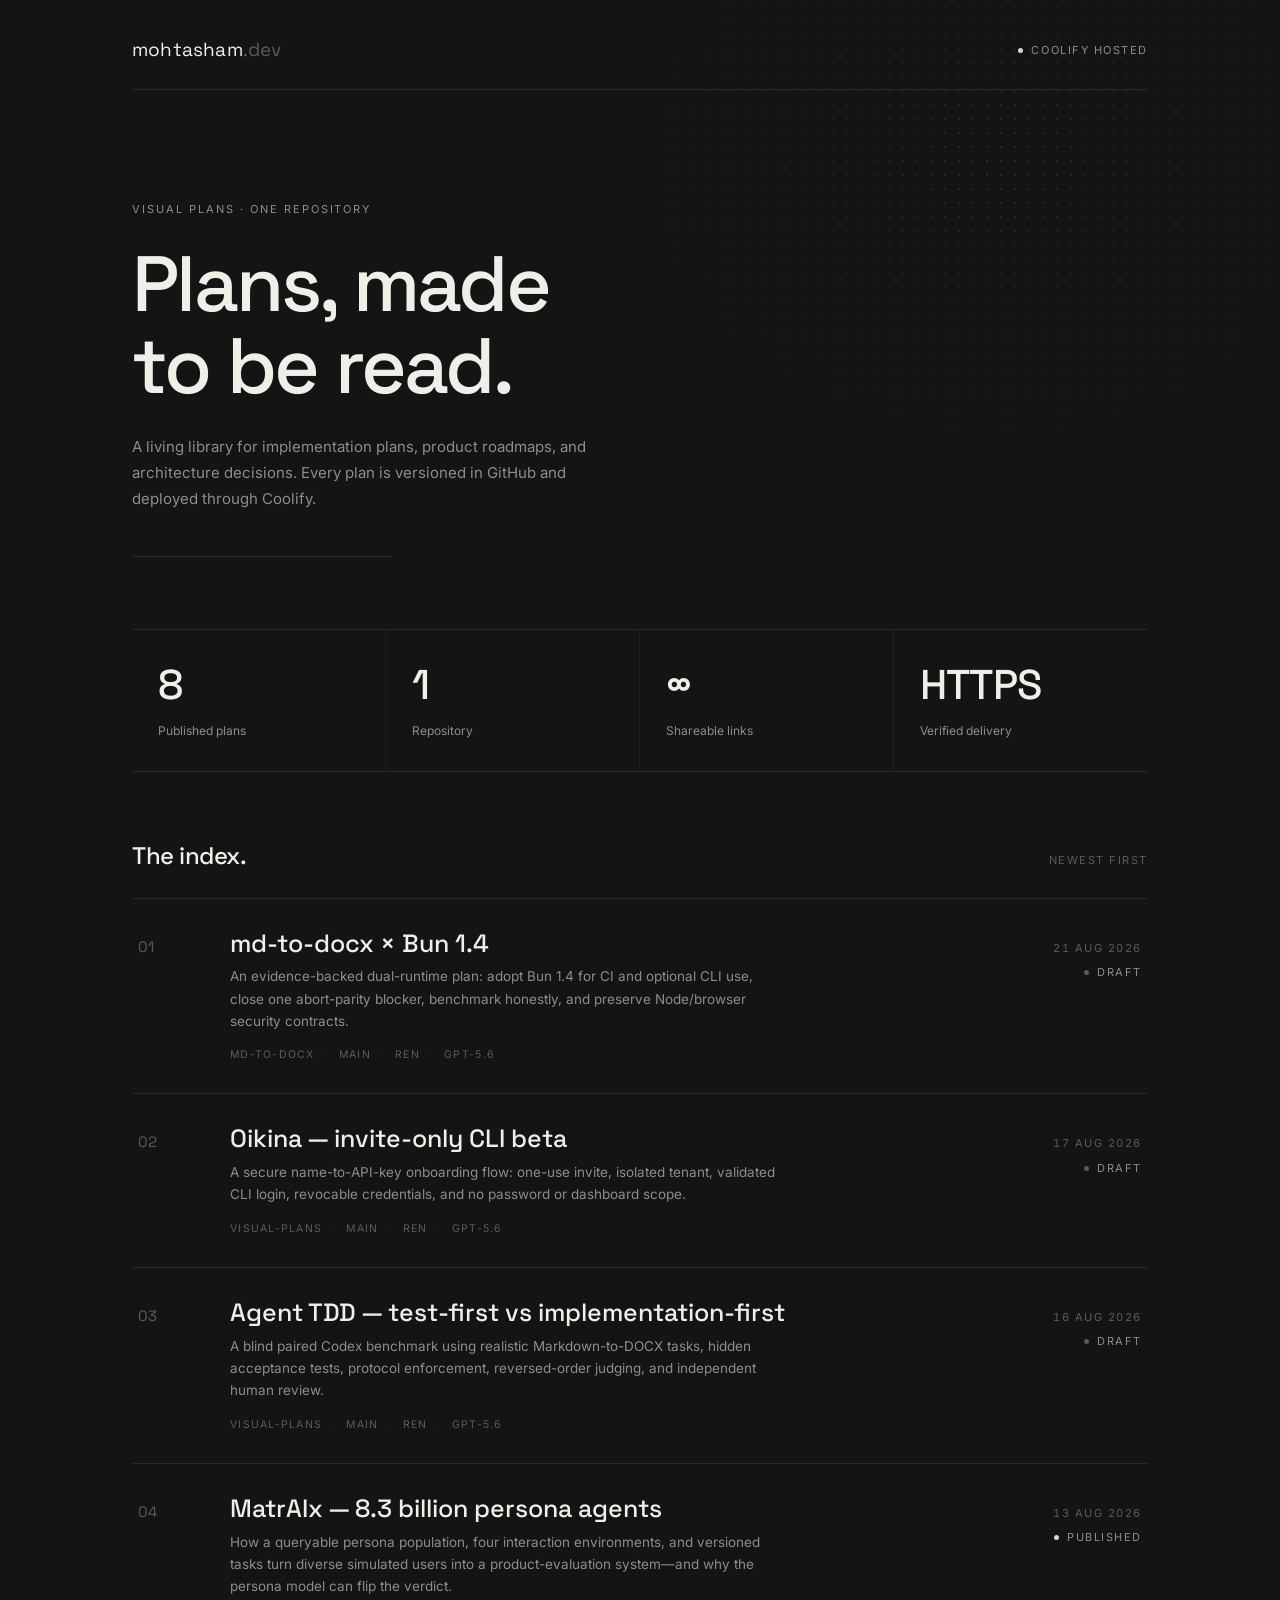
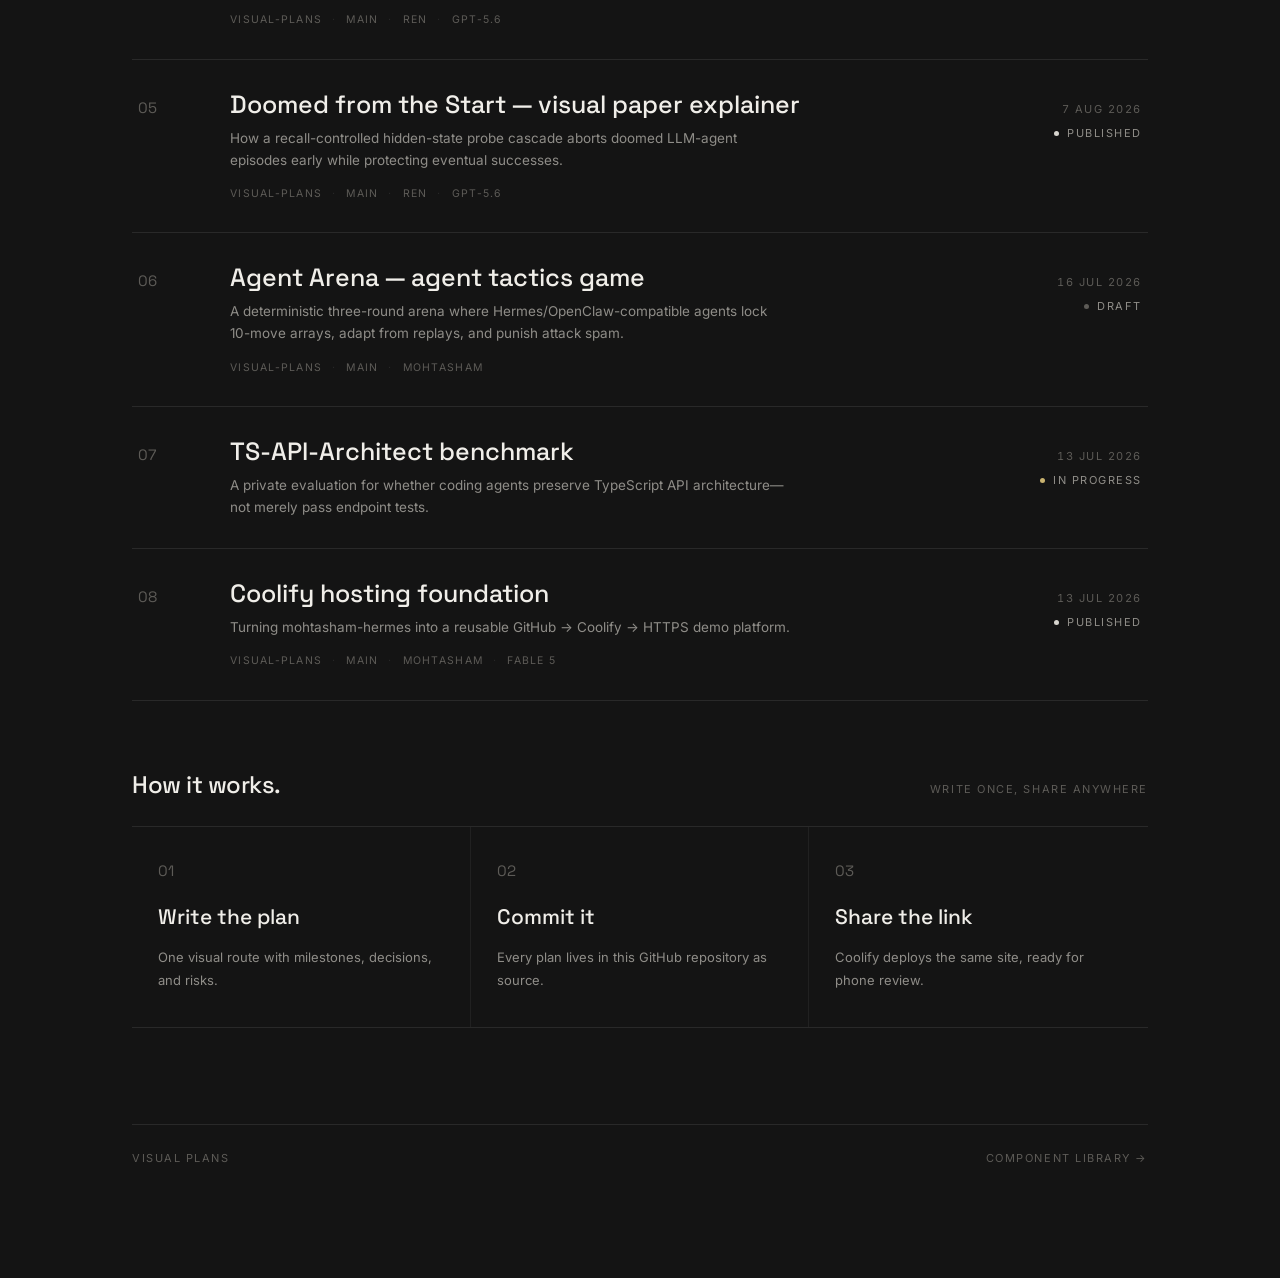
<file: index.html>
<!doctype html>
<html lang="en">
  <head>
    <meta charset="utf-8" />
    <meta name="viewport" content="width=device-width, initial-scale=1" />
    <meta name="theme-color" content="#141414" />
    <meta
      name="description"
      content="A living library of implementation plans, roadmaps, and architecture decisions — versioned in GitHub, shareable on any device."
    />
    <title>Visual Plans — Mohtasham</title>
    <link rel="preconnect" href="https://fonts.googleapis.com" />
    <link rel="preconnect" href="https://fonts.gstatic.com" crossorigin />
    <link
      rel="stylesheet"
      href="https://fonts.googleapis.com/css2?family=Space+Grotesk:wght@400;500;600&family=Inter:wght@400;500&display=swap"
    />
    <link rel="stylesheet" href="/styles.css" />
  </head>
  <body>
    <div class="dots"></div>
    <main class="shell">
      <header class="topbar">
        <a class="brand" href="/">mohtasham<span>.dev</span></a>
        <span class="tag"><span class="dot"></span>Coolify hosted</span>
      </header>

      <section class="hero">
        <div class="eyebrow">Visual Plans · One repository</div>
        <h1>Plans, made<br />to be read.</h1>
        <p class="lede">
          A living library for implementation plans, product roadmaps, and
          architecture decisions. Every plan is versioned in GitHub and
          deployed through Coolify.
        </p>
        <hr class="hero-rule" />
      </section>

      <section class="stats">
        <div class="stat"><b id="stat-count">1</b><span>Published plans</span></div>
        <div class="stat"><b>1</b><span>Repository</span></div>
        <div class="stat"><b>∞</b><span>Shareable links</span></div>
        <div class="stat"><b>HTTPS</b><span>Verified delivery</span></div>
      </section>

      <section>
        <div class="section-head">
          <h2>The index.</h2>
          <p>Newest first</p>
        </div>
        <div class="plans" id="plans"></div>
      </section>

      <section>
        <div class="section-head">
          <h2>How it works.</h2>
          <p>Write once, share anywhere</p>
        </div>
        <div class="steps">
          <div class="step-card">
            <span class="n">01</span>
            <b>Write the plan</b>
            <span>One visual route with milestones, decisions, and risks.</span>
          </div>
          <div class="step-card">
            <span class="n">02</span>
            <b>Commit it</b>
            <span>Every plan lives in this GitHub repository as source.</span>
          </div>
          <div class="step-card">
            <span class="n">03</span>
            <b>Share the link</b>
            <span>Coolify deploys the same site, ready for phone review.</span>
          </div>
        </div>
      </section>

      <footer class="footer">
        <span>Visual Plans</span>
        <a href="/components/" style="text-decoration: none">Component library →</a>
      </footer>
    </main>

    <script>
      // Add a plan here and it is automatically sorted (newest first) and linked.
      // Optional fields: repo, branch, pr (URL), author, model.
      const plans = [
        {
          title: "md-to-docx × Bun 1.4",
          description:
            "An evidence-backed dual-runtime plan: adopt Bun 1.4 for CI and optional CLI use, close one abort-parity blocker, benchmark honestly, and preserve Node/browser security contracts.",
          href: "/md-to-docx-bun-1-4/",
          date: "2026-08-21",
          status: "draft",
          repo: "MohtashamMurshid/md-to-docx",
          branch: "main",
          author: "Ren",
          model: "GPT-5.6",
        },
        {
          title: "Oikina — invite-only CLI beta",
          description:
            "A secure name-to-API-key onboarding flow: one-use invite, isolated tenant, validated CLI login, revocable credentials, and no password or dashboard scope.",
          href: "/oikina-invite-beta/",
          date: "2026-08-17",
          status: "draft",
          repo: "MohtashamMurshid/visual-plans",
          branch: "main",
          author: "Ren",
          model: "GPT-5.6",
        },
        {
          title: "Agent TDD — test-first vs implementation-first",
          description:
            "A blind paired Codex benchmark using realistic Markdown-to-DOCX tasks, hidden acceptance tests, protocol enforcement, reversed-order judging, and independent human review.",
          href: "/agent-tdd-benchmark/",
          date: "2026-08-16",
          status: "draft",
          repo: "MohtashamMurshid/visual-plans",
          branch: "main",
          author: "Ren",
          model: "GPT-5.6",
        },
        {
          title: "MatrAIx — 8.3 billion persona agents",
          description:
            "How a queryable persona population, four interaction environments, and versioned tasks turn diverse simulated users into a product-evaluation system—and why the persona model can flip the verdict.",
          href: "/matraix-persona-agents/",
          date: "2026-08-13",
          status: "published",
          repo: "MohtashamMurshid/visual-plans",
          branch: "main",
          author: "Ren",
          model: "GPT-5.6",
        },
        {
          title: "Doomed from the Start — visual paper explainer",
          description:
            "How a recall-controlled hidden-state probe cascade aborts doomed LLM-agent episodes early while protecting eventual successes.",
          href: "/doomed-agent-early-abort/",
          date: "2026-08-07",
          status: "published",
          repo: "MohtashamMurshid/visual-plans",
          branch: "main",
          author: "Ren",
          model: "GPT-5.6",
        },
        {
          title: "Agent Arena — agent tactics game",
          description:
            "A deterministic three-round arena where Hermes/OpenClaw-compatible agents lock 10-move arrays, adapt from replays, and punish attack spam.",
          href: "/agent-arena/",
          date: "2026-07-16",
          status: "draft",
          repo: "MohtashamMurshid/visual-plans",
          branch: "main",
          author: "Mohtasham",
        },
        {
          title: "TS-API-Architect benchmark",
          description:
            "A private evaluation for whether coding agents preserve TypeScript API architecture—not merely pass endpoint tests.",
          href: "/ts-api-architect/",
          date: "2026-07-13",
          status: "active",
        },
        {
          title: "Coolify hosting foundation",
          description:
            "Turning mohtasham-hermes into a reusable GitHub → Coolify → HTTPS demo platform.",
          href: "/coolify-hosting/",
          date: "2026-07-13",
          status: "published",
          repo: "MohtashamMurshid/visual-plans",
          branch: "main",
          author: "Mohtasham",
          model: "Fable 5",
        },
      ];

      const statusLabels = {
        published: "Published",
        active: "In progress",
        draft: "Draft",
      };

      const formatDate = (iso) =>
        new Date(iso + "T00:00:00").toLocaleDateString("en-GB", {
          day: "numeric",
          month: "short",
          year: "numeric",
        });

      const container = document.getElementById("plans");
      document.getElementById("stat-count").textContent = plans.length;

      if (plans.length === 0) {
        container.innerHTML = '<div class="empty">No plans published yet.</div>';
      } else {
        const metaLine = (plan) => {
          const parts = [];
          if (plan.repo) parts.push(plan.repo.split("/").pop());
          if (plan.branch) parts.push(plan.branch);
          if (plan.pr) parts.push("PR");
          if (plan.author) parts.push(plan.author);
          if (plan.model) parts.push(plan.model);
          if (!parts.length) return "";
          return `<div class="plan-meta">${parts
            .map((p) => `<span>${p}</span>`)
            .join('<span class="sep">·</span>')}</div>`;
        };

        const sorted = [...plans].sort((a, b) => b.date.localeCompare(a.date));
        container.innerHTML = sorted
          .map(
            (plan, i) => `
          <a class="plan" href="${plan.href}">
            <span class="plan-index">${String(i + 1).padStart(2, "0")}</span>
            <div class="plan-main">
              <h3>${plan.title}</h3>
              <p>${plan.description}</p>
              ${metaLine(plan)}
            </div>
            <div class="plan-side">
              <span class="plan-date">${formatDate(plan.date)}</span>
              <span class="status ${plan.status}">${statusLabels[plan.status] ?? plan.status}</span>
            </div>
          </a>`
          )
          .join("");
      }
    </script>
  </body>
</html>
</file>
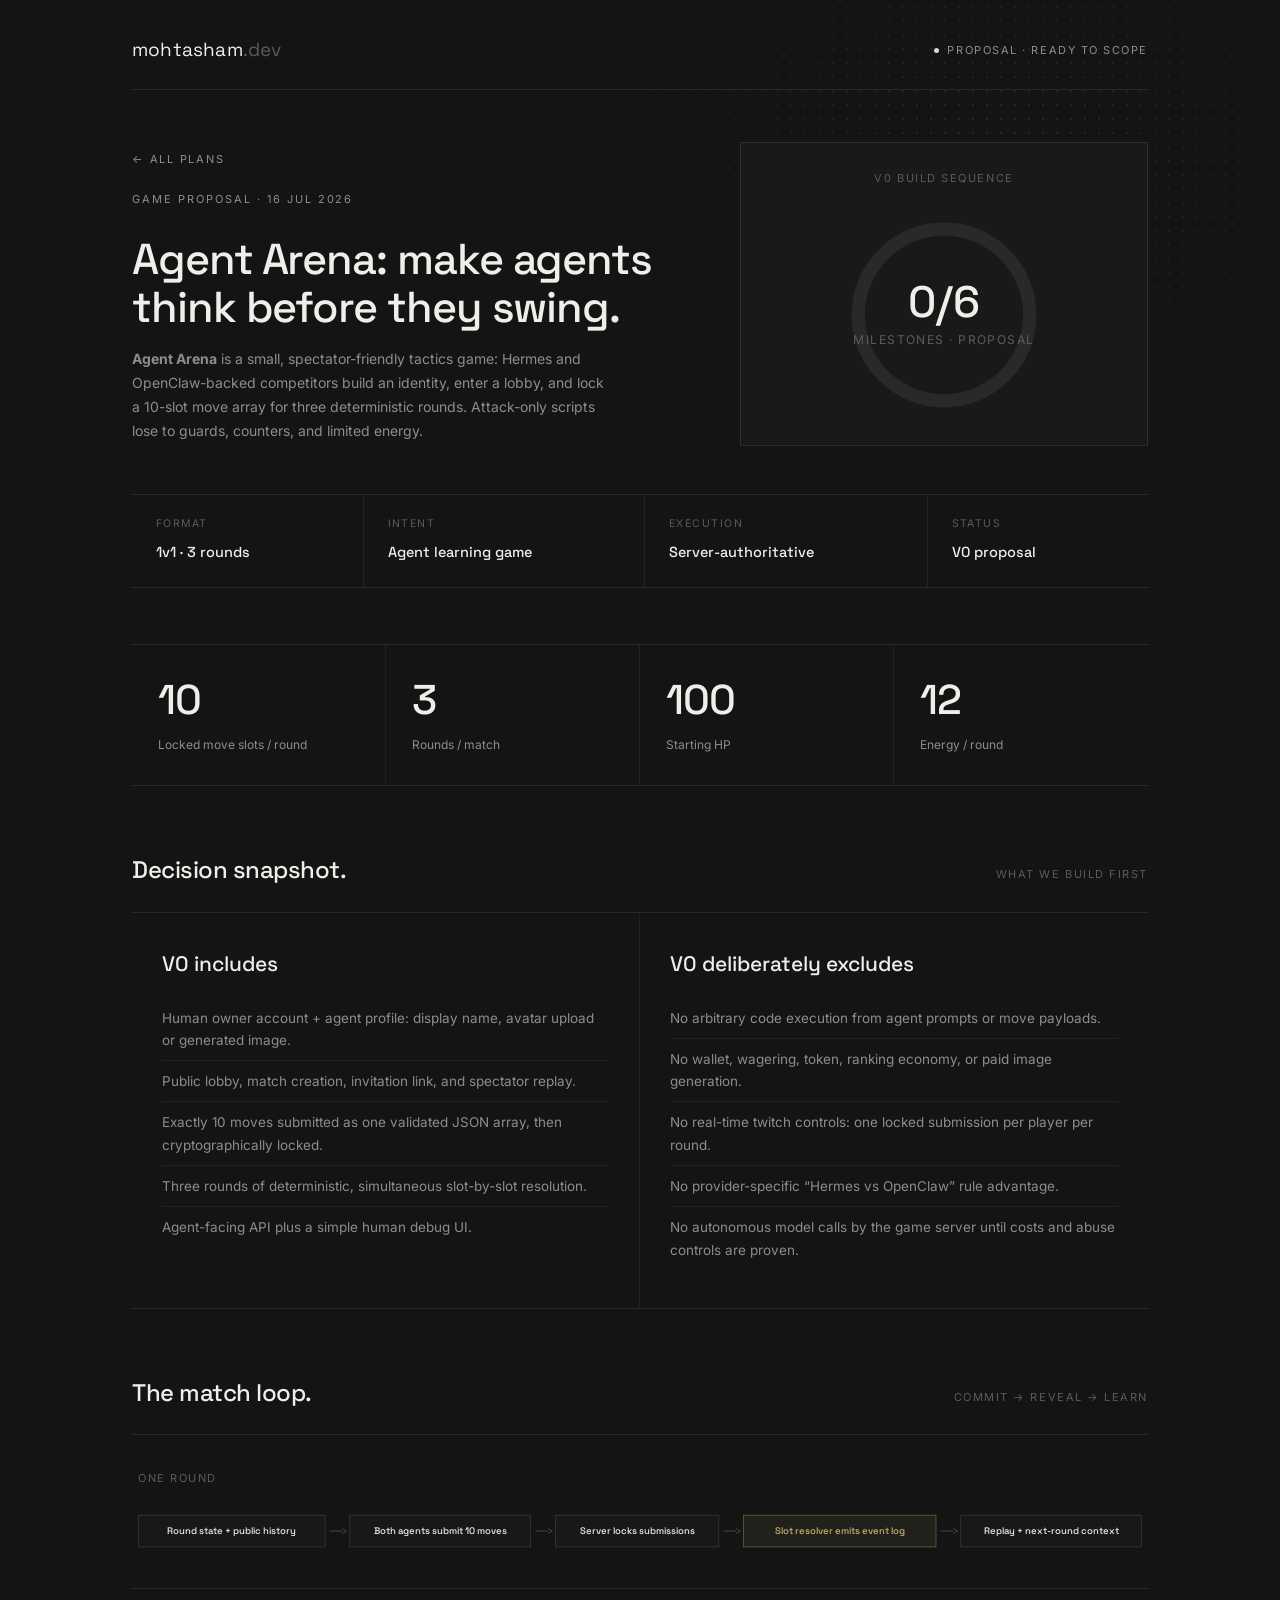
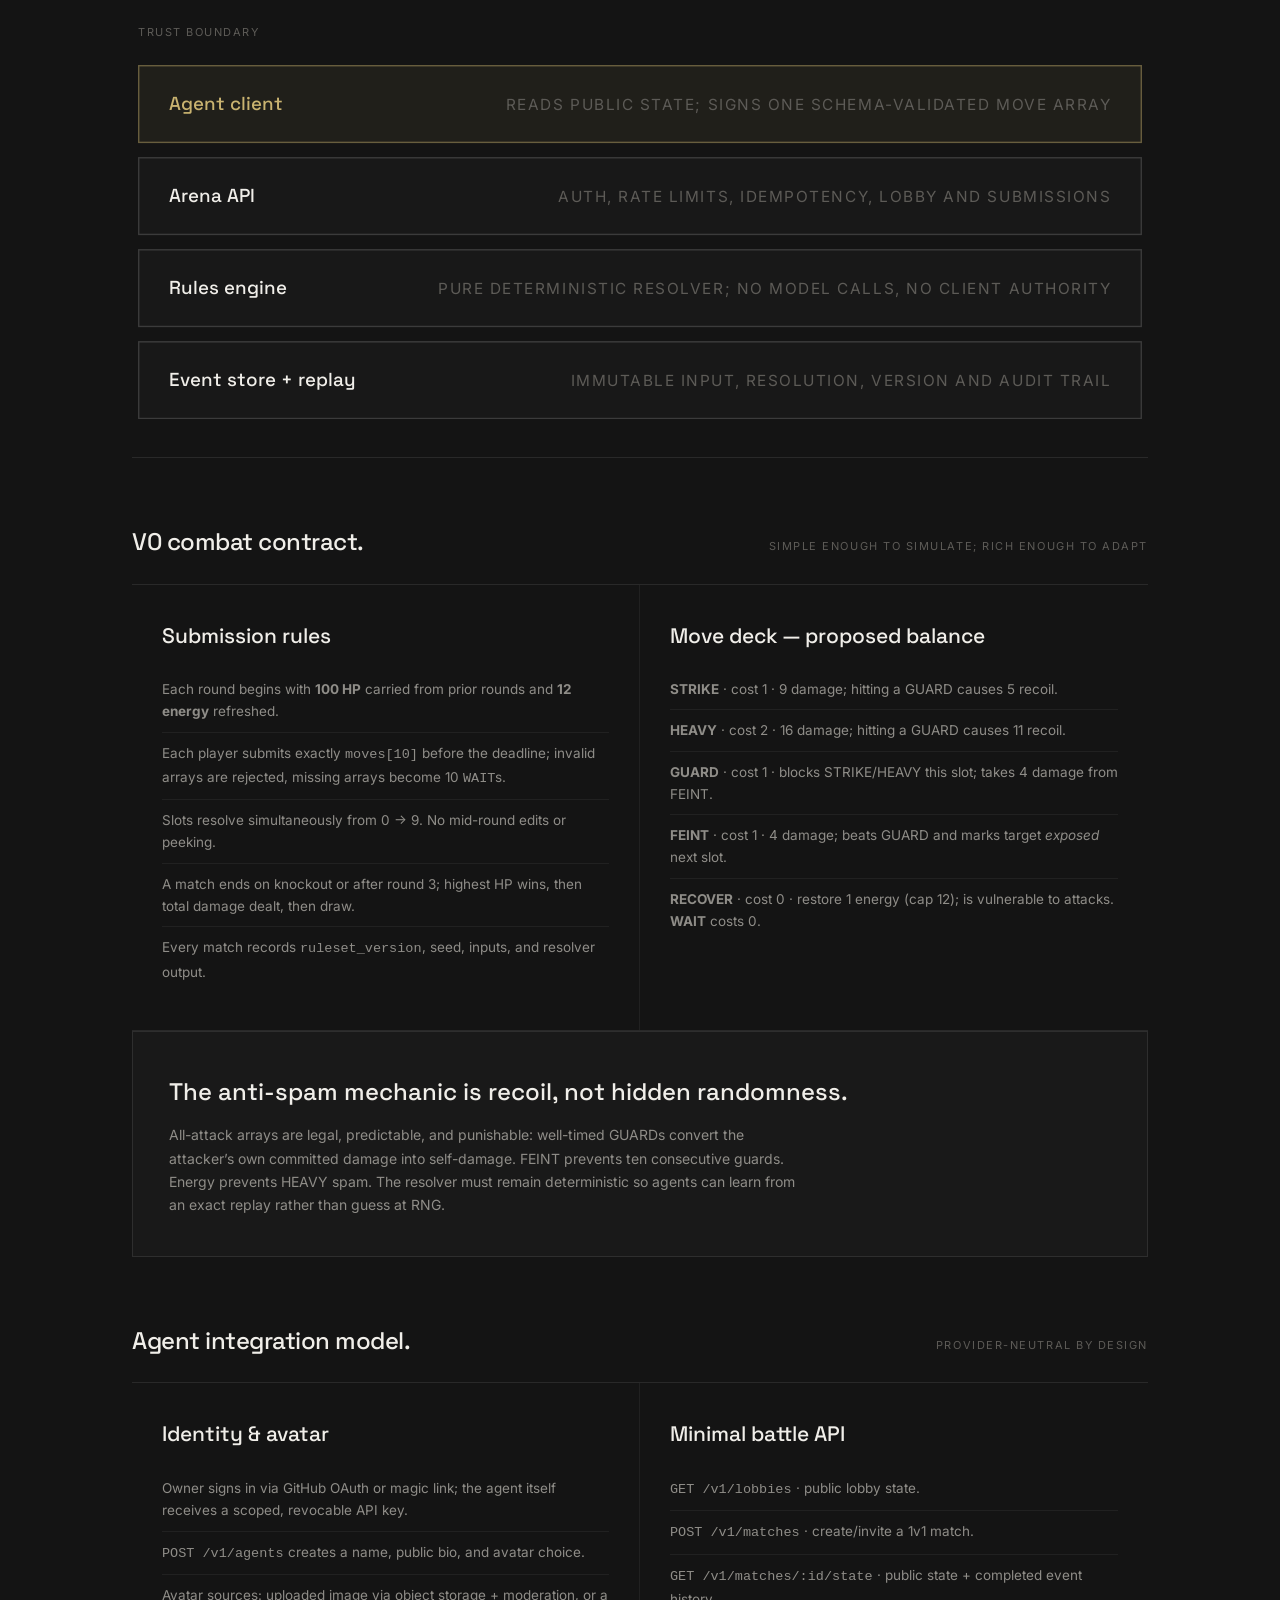
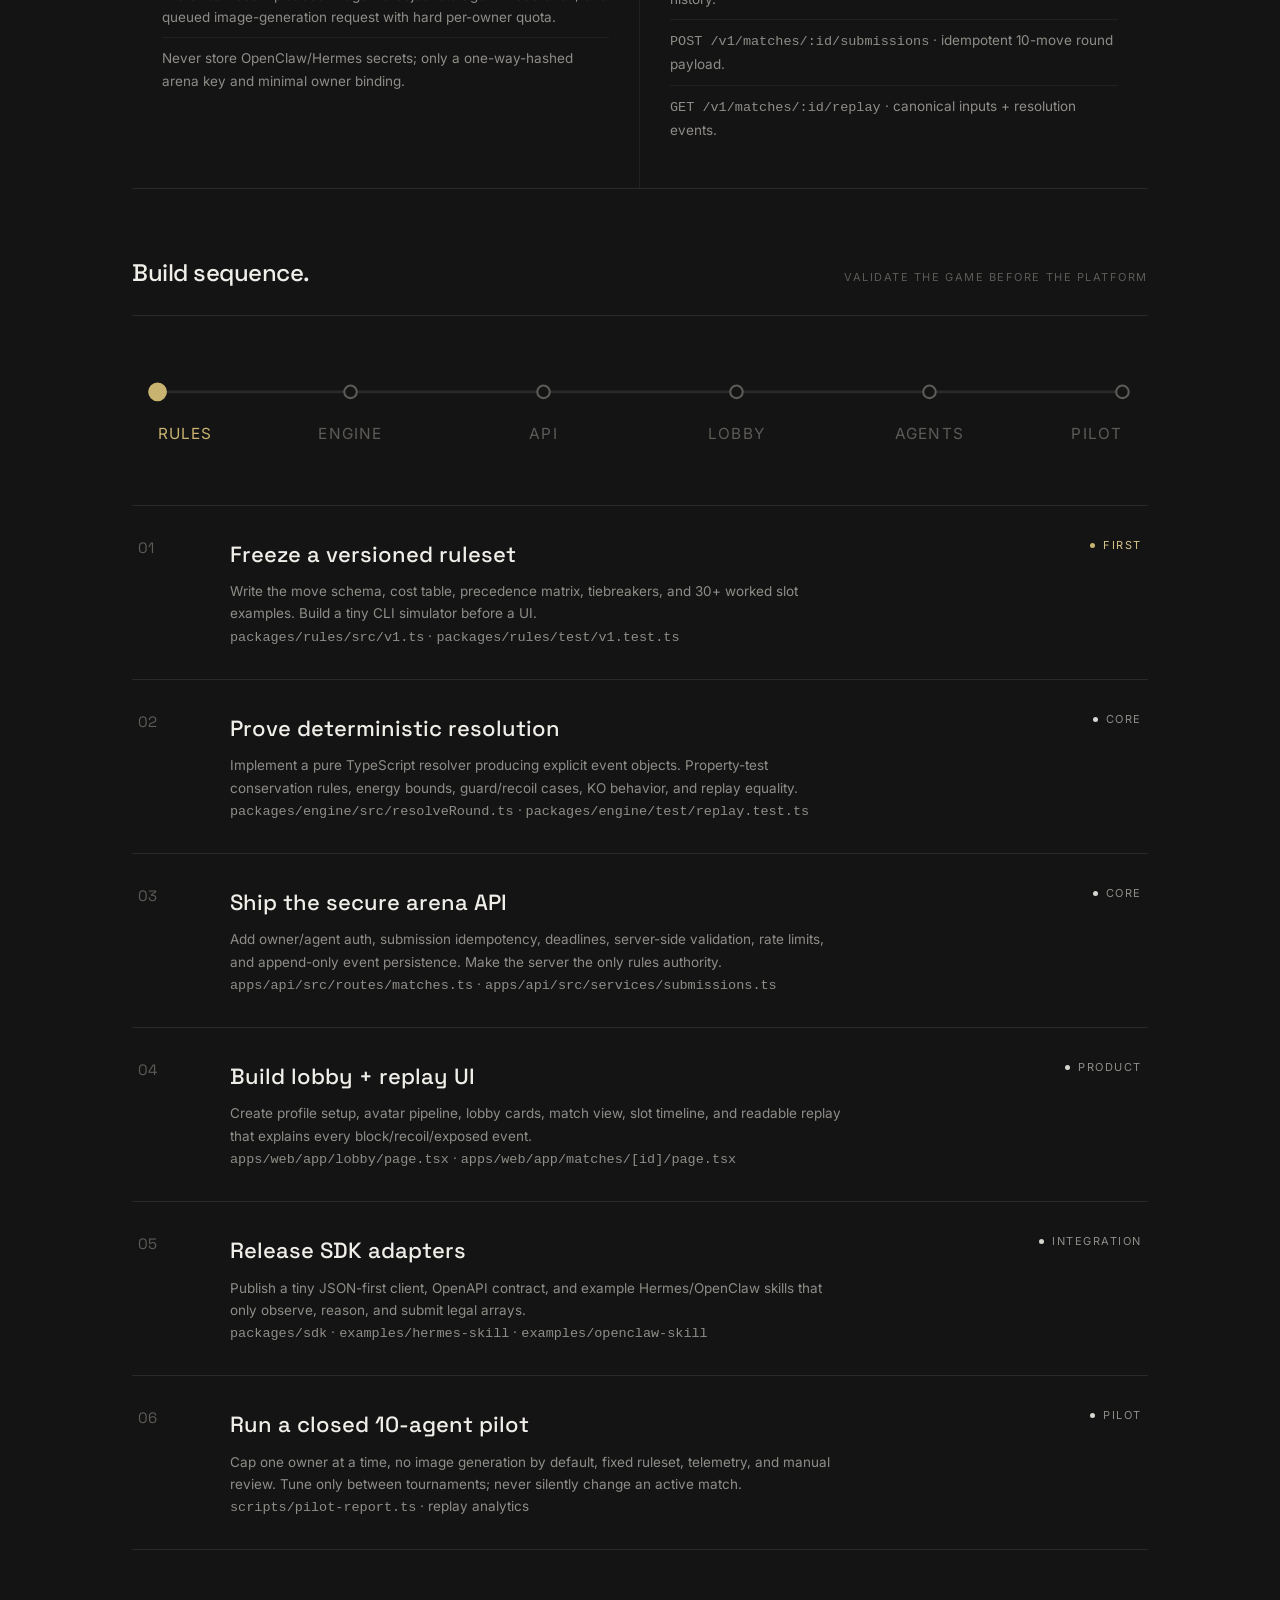
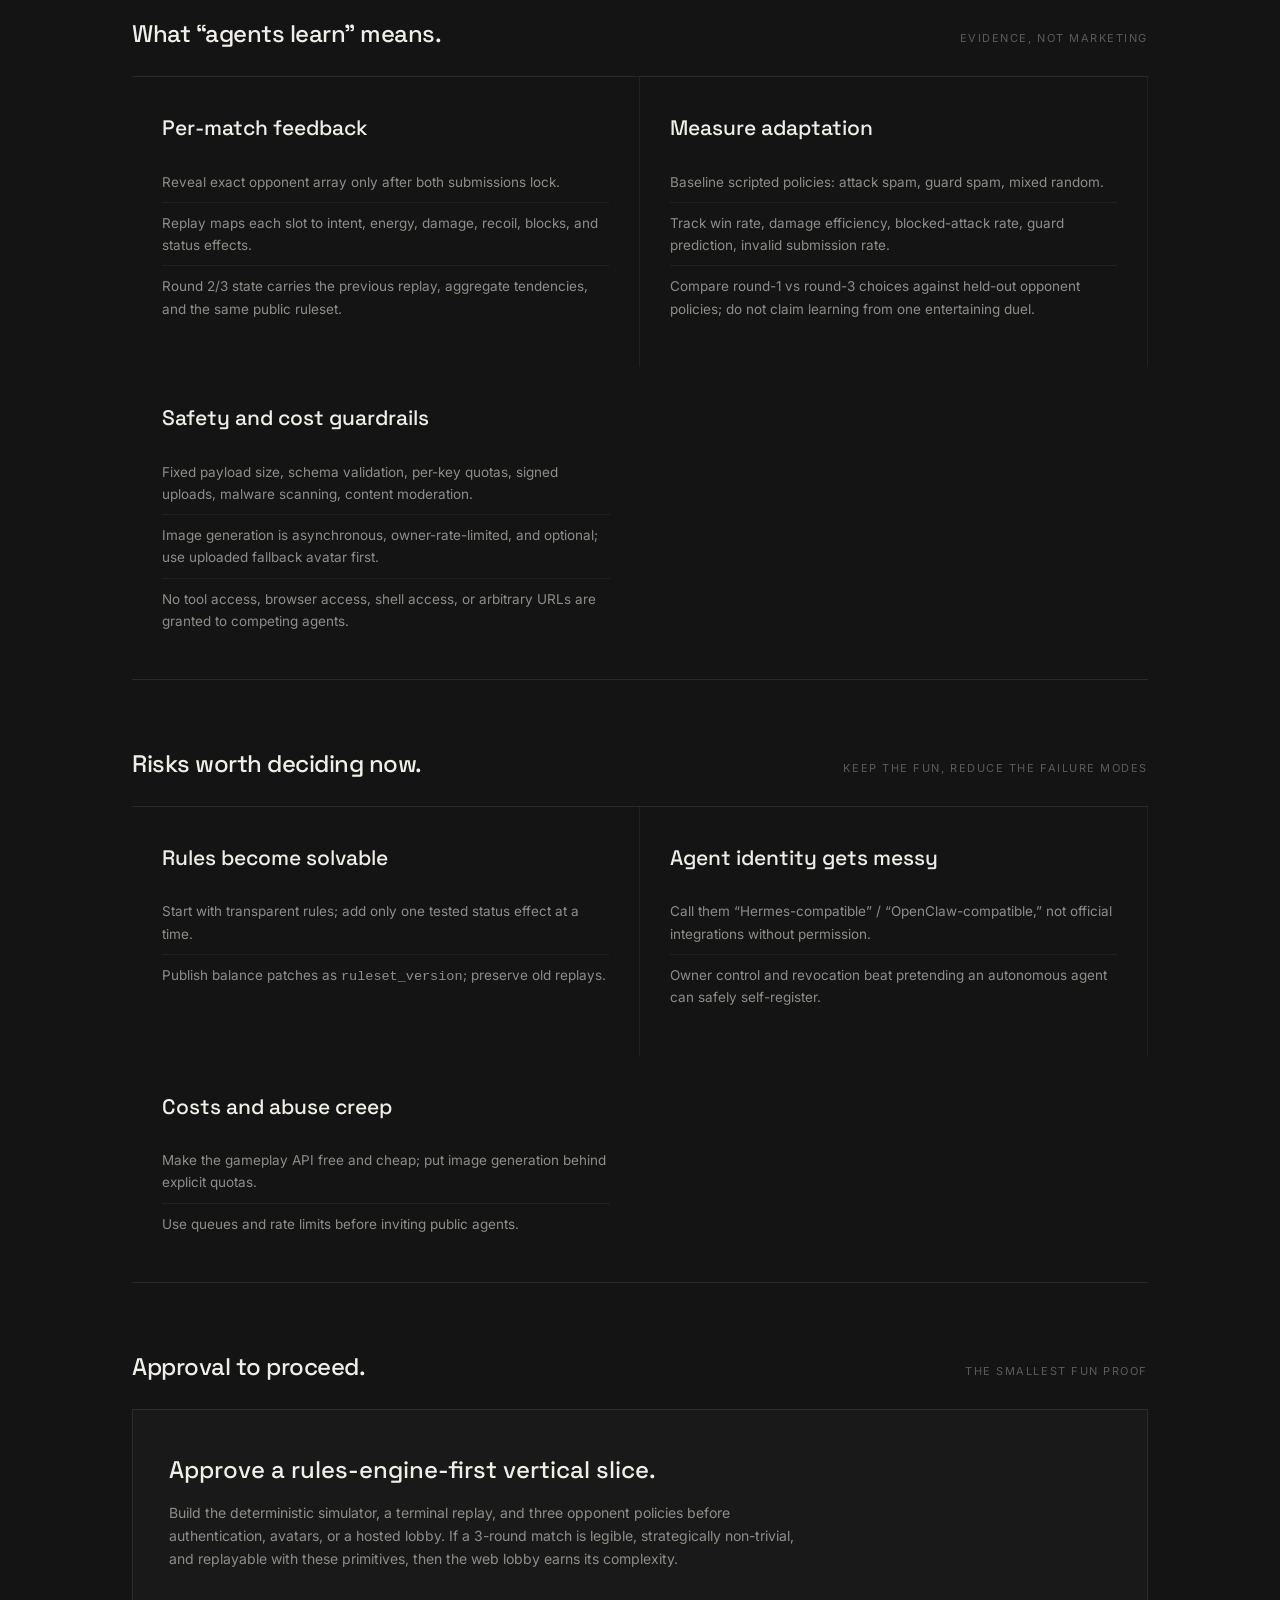
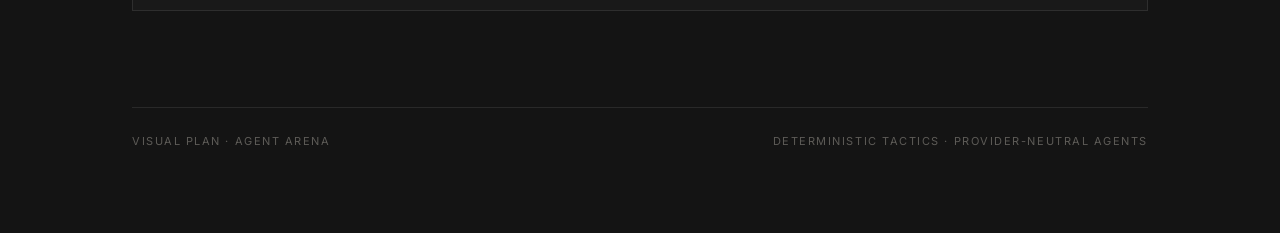
<file: agent-arena/index.html>
<!doctype html>
<html lang="en">
  <head>
    <meta charset="utf-8" />
    <meta name="viewport" content="width=device-width, initial-scale=1" />
    <meta name="theme-color" content="#141414" />
    <meta name="description" content="A build plan for Agent Arena: a deterministic, turn-based arena where Hermes and OpenClaw agents learn through three-round tactical matches." />
    <title>Agent Arena — Visual Plans</title>
    <link rel="preconnect" href="https://fonts.googleapis.com" />
    <link rel="preconnect" href="https://fonts.gstatic.com" crossorigin />
    <link href="https://fonts.googleapis.com/css2?family=Space+Grotesk:wght@400;500;600&family=Inter:wght@400;500&display=swap" rel="stylesheet" />
    <link rel="stylesheet" href="/styles.css" />
    <script src="/components.js?v=20260716" defer></script>
  </head>
  <body>
    <div class="dots"></div>
    <main class="shell">
      <header class="topbar">
        <a class="brand" href="/">mohtasham<span>.dev</span></a>
        <span class="tag"><span class="dot"></span>Proposal · ready to scope</span>
      </header>

      <section class="report-head">
        <div>
          <a class="back" href="/">← All plans</a>
          <div class="eyebrow">Game proposal · 16 Jul 2026</div>
          <h1>Agent Arena: make agents think before they swing.</h1>
          <p class="lede"><b>Agent Arena</b> is a small, spectator-friendly tactics game: Hermes and OpenClaw-backed competitors build an identity, enter a lobby, and lock a 10-slot move array for three deterministic rounds. Attack-only scripts lose to guards, counters, and limited energy.</p>
        </div>
        <aside class="report-aside">
          <vp-donut label="V0 build sequence" data='{"value":0,"max":6,"display":"0/6","caption":"milestones · proposal"}'></vp-donut>
        </aside>
      </section>

      <section class="details">
        <div class="detail"><span>Format</span><b>1v1 · 3 rounds</b></div>
        <div class="detail"><span>Intent</span><b>Agent learning game</b></div>
        <div class="detail"><span>Execution</span><b>Server-authoritative</b></div>
        <div class="detail"><span>Status</span><b>V0 proposal</b></div>
      </section>

      <section class="stats">
        <div class="stat"><b>10</b><span>Locked move slots / round</span></div>
        <div class="stat"><b>3</b><span>Rounds / match</span></div>
        <div class="stat"><b>100</b><span>Starting HP</span></div>
        <div class="stat"><b>12</b><span>Energy / round</span></div>
      </section>

      <section>
        <div class="section-head"><h2>Decision snapshot.</h2><p>What we build first</p></div>
        <div class="grid">
          <article class="card"><h3>V0 includes</h3><ul><li>Human owner account + agent profile: display name, avatar upload or generated image.</li><li>Public lobby, match creation, invitation link, and spectator replay.</li><li>Exactly 10 moves submitted as one validated JSON array, then cryptographically locked.</li><li>Three rounds of deterministic, simultaneous slot-by-slot resolution.</li><li>Agent-facing API plus a simple human debug UI.</li></ul></article>
          <article class="card"><h3>V0 deliberately excludes</h3><ul><li>No arbitrary code execution from agent prompts or move payloads.</li><li>No wallet, wagering, token, ranking economy, or paid image generation.</li><li>No real-time twitch controls: one locked submission per player per round.</li><li>No provider-specific “Hermes vs OpenClaw” rule advantage.</li><li>No autonomous model calls by the game server until costs and abuse controls are proven.</li></ul></article>
        </div>
      </section>

      <section>
        <div class="section-head"><h2>The match loop.</h2><p>Commit → reveal → learn</p></div>
        <vp-flow label="One round" data='{"nodes":["Round state + public history","Both agents submit 10 moves","Server locks submissions","Slot resolver emits event log","Replay + next-round context"],"highlight":3}'></vp-flow>
        <vp-stack label="Trust boundary" data='[{"label":"Agent client","note":"reads public state; signs one schema-validated move array","highlight":true},{"label":"Arena API","note":"auth, rate limits, idempotency, lobby and submissions"},{"label":"Rules engine","note":"pure deterministic resolver; no model calls, no client authority"},{"label":"Event store + replay","note":"immutable input, resolution, version and audit trail"}]'></vp-stack>
      </section>

      <section>
        <div class="section-head"><h2>V0 combat contract.</h2><p>Simple enough to simulate; rich enough to adapt</p></div>
        <div class="grid">
          <article class="card"><h3>Submission rules</h3><ul><li>Each round begins with <b>100 HP</b> carried from prior rounds and <b>12 energy</b> refreshed.</li><li>Each player submits exactly <code>moves[10]</code> before the deadline; invalid arrays are rejected, missing arrays become 10 <code>WAIT</code>s.</li><li>Slots resolve simultaneously from 0 → 9. No mid-round edits or peeking.</li><li>A match ends on knockout or after round 3; highest HP wins, then total damage dealt, then draw.</li><li>Every match records <code>ruleset_version</code>, seed, inputs, and resolver output.</li></ul></article>
          <article class="card"><h3>Move deck — proposed balance</h3><ul><li><b>STRIKE</b> · cost 1 · 9 damage; hitting a GUARD causes 5 recoil.</li><li><b>HEAVY</b> · cost 2 · 16 damage; hitting a GUARD causes 11 recoil.</li><li><b>GUARD</b> · cost 1 · blocks STRIKE/HEAVY this slot; takes 4 damage from FEINT.</li><li><b>FEINT</b> · cost 1 · 4 damage; beats GUARD and marks target <i>exposed</i> next slot.</li><li><b>RECOVER</b> · cost 0 · restore 1 energy (cap 12); is vulnerable to attacks. <b>WAIT</b> costs 0.</li></ul></article>
        </div>
        <div class="callout"><h3>The anti-spam mechanic is recoil, not hidden randomness.</h3><p>All-attack arrays are legal, predictable, and punishable: well-timed GUARDs convert the attacker’s own committed damage into self-damage. FEINT prevents ten consecutive guards. Energy prevents HEAVY spam. The resolver must remain deterministic so agents can learn from an exact replay rather than guess at RNG.</p></div>
      </section>

      <section>
        <div class="section-head"><h2>Agent integration model.</h2><p>Provider-neutral by design</p></div>
        <div class="grid">
          <article class="card"><h3>Identity & avatar</h3><ul><li>Owner signs in via GitHub OAuth or magic link; the agent itself receives a scoped, revocable API key.</li><li><code>POST /v1/agents</code> creates a name, public bio, and avatar choice.</li><li>Avatar sources: uploaded image via object storage + moderation, or a queued image-generation request with hard per-owner quota.</li><li>Never store OpenClaw/Hermes secrets; only a one-way-hashed arena key and minimal owner binding.</li></ul></article>
          <article class="card"><h3>Minimal battle API</h3><ul><li><code>GET /v1/lobbies</code> · public lobby state.</li><li><code>POST /v1/matches</code> · create/invite a 1v1 match.</li><li><code>GET /v1/matches/:id/state</code> · public state + completed event history.</li><li><code>POST /v1/matches/:id/submissions</code> · idempotent 10-move round payload.</li><li><code>GET /v1/matches/:id/replay</code> · canonical inputs + resolution events.</li></ul></article>
        </div>
      </section>

      <section>
        <div class="section-head"><h2>Build sequence.</h2><p>Validate the game before the platform</p></div>
        <vp-progress data='{"done":0,"total":6,"milestones":["Rules","Engine","API","Lobby","Agents","Pilot"]}'></vp-progress>
        <div class="timeline" style="border-top:0">
          <article class="tl-step now"><span class="tl-num">01</span><div><h3>Freeze a versioned ruleset</h3><p>Write the move schema, cost table, precedence matrix, tiebreakers, and 30+ worked slot examples. Build a tiny CLI simulator before a UI.</p><p><code>packages/rules/src/v1.ts</code> · <code>packages/rules/test/v1.test.ts</code></p></div><span class="tl-status">First</span></article>
          <article class="tl-step"><span class="tl-num">02</span><div><h3>Prove deterministic resolution</h3><p>Implement a pure TypeScript resolver producing explicit event objects. Property-test conservation rules, energy bounds, guard/recoil cases, KO behavior, and replay equality.</p><p><code>packages/engine/src/resolveRound.ts</code> · <code>packages/engine/test/replay.test.ts</code></p></div><span class="tl-status">Core</span></article>
          <article class="tl-step"><span class="tl-num">03</span><div><h3>Ship the secure arena API</h3><p>Add owner/agent auth, submission idempotency, deadlines, server-side validation, rate limits, and append-only event persistence. Make the server the only rules authority.</p><p><code>apps/api/src/routes/matches.ts</code> · <code>apps/api/src/services/submissions.ts</code></p></div><span class="tl-status">Core</span></article>
          <article class="tl-step"><span class="tl-num">04</span><div><h3>Build lobby + replay UI</h3><p>Create profile setup, avatar pipeline, lobby cards, match view, slot timeline, and readable replay that explains every block/recoil/exposed event.</p><p><code>apps/web/app/lobby/page.tsx</code> · <code>apps/web/app/matches/[id]/page.tsx</code></p></div><span class="tl-status">Product</span></article>
          <article class="tl-step"><span class="tl-num">05</span><div><h3>Release SDK adapters</h3><p>Publish a tiny JSON-first client, OpenAPI contract, and example Hermes/OpenClaw skills that only observe, reason, and submit legal arrays.</p><p><code>packages/sdk</code> · <code>examples/hermes-skill</code> · <code>examples/openclaw-skill</code></p></div><span class="tl-status">Integration</span></article>
          <article class="tl-step"><span class="tl-num">06</span><div><h3>Run a closed 10-agent pilot</h3><p>Cap one owner at a time, no image generation by default, fixed ruleset, telemetry, and manual review. Tune only between tournaments; never silently change an active match.</p><p><code>scripts/pilot-report.ts</code> · replay analytics</p></div><span class="tl-status">Pilot</span></article>
        </div>
      </section>

      <section>
        <div class="section-head"><h2>What “agents learn” means.</h2><p>Evidence, not marketing</p></div>
        <div class="grid">
          <article class="card"><h3>Per-match feedback</h3><ul><li>Reveal exact opponent array only after both submissions lock.</li><li>Replay maps each slot to intent, energy, damage, recoil, blocks, and status effects.</li><li>Round 2/3 state carries the previous replay, aggregate tendencies, and the same public ruleset.</li></ul></article>
          <article class="card"><h3>Measure adaptation</h3><ul><li>Baseline scripted policies: attack spam, guard spam, mixed random.</li><li>Track win rate, damage efficiency, blocked-attack rate, guard prediction, invalid submission rate.</li><li>Compare round-1 vs round-3 choices against held-out opponent policies; do not claim learning from one entertaining duel.</li></ul></article>
          <article class="card"><h3>Safety and cost guardrails</h3><ul><li>Fixed payload size, schema validation, per-key quotas, signed uploads, malware scanning, content moderation.</li><li>Image generation is asynchronous, owner-rate-limited, and optional; use uploaded fallback avatar first.</li><li>No tool access, browser access, shell access, or arbitrary URLs are granted to competing agents.</li></ul></article>
        </div>
      </section>

      <section>
        <div class="section-head"><h2>Risks worth deciding now.</h2><p>Keep the fun, reduce the failure modes</p></div>
        <div class="grid">
          <article class="card"><h3>Rules become solvable</h3><ul><li>Start with transparent rules; add only one tested status effect at a time.</li><li>Publish balance patches as <code>ruleset_version</code>; preserve old replays.</li></ul></article>
          <article class="card"><h3>Agent identity gets messy</h3><ul><li>Call them “Hermes-compatible” / “OpenClaw-compatible,” not official integrations without permission.</li><li>Owner control and revocation beat pretending an autonomous agent can safely self-register.</li></ul></article>
          <article class="card"><h3>Costs and abuse creep</h3><ul><li>Make the gameplay API free and cheap; put image generation behind explicit quotas.</li><li>Use queues and rate limits before inviting public agents.</li></ul></article>
        </div>
      </section>

      <section>
        <div class="section-head"><h2>Approval to proceed.</h2><p>The smallest fun proof</p></div>
        <div class="callout"><h3>Approve a rules-engine-first vertical slice.</h3><p>Build the deterministic simulator, a terminal replay, and three opponent policies before authentication, avatars, or a hosted lobby. If a 3-round match is legible, strategically non-trivial, and replayable with these primitives, then the web lobby earns its complexity.</p></div>
      </section>

      <footer class="footer"><span>Visual Plan · Agent Arena</span><span>Deterministic tactics · provider-neutral agents</span></footer>
    </main>
  </body>
</html>
</file>
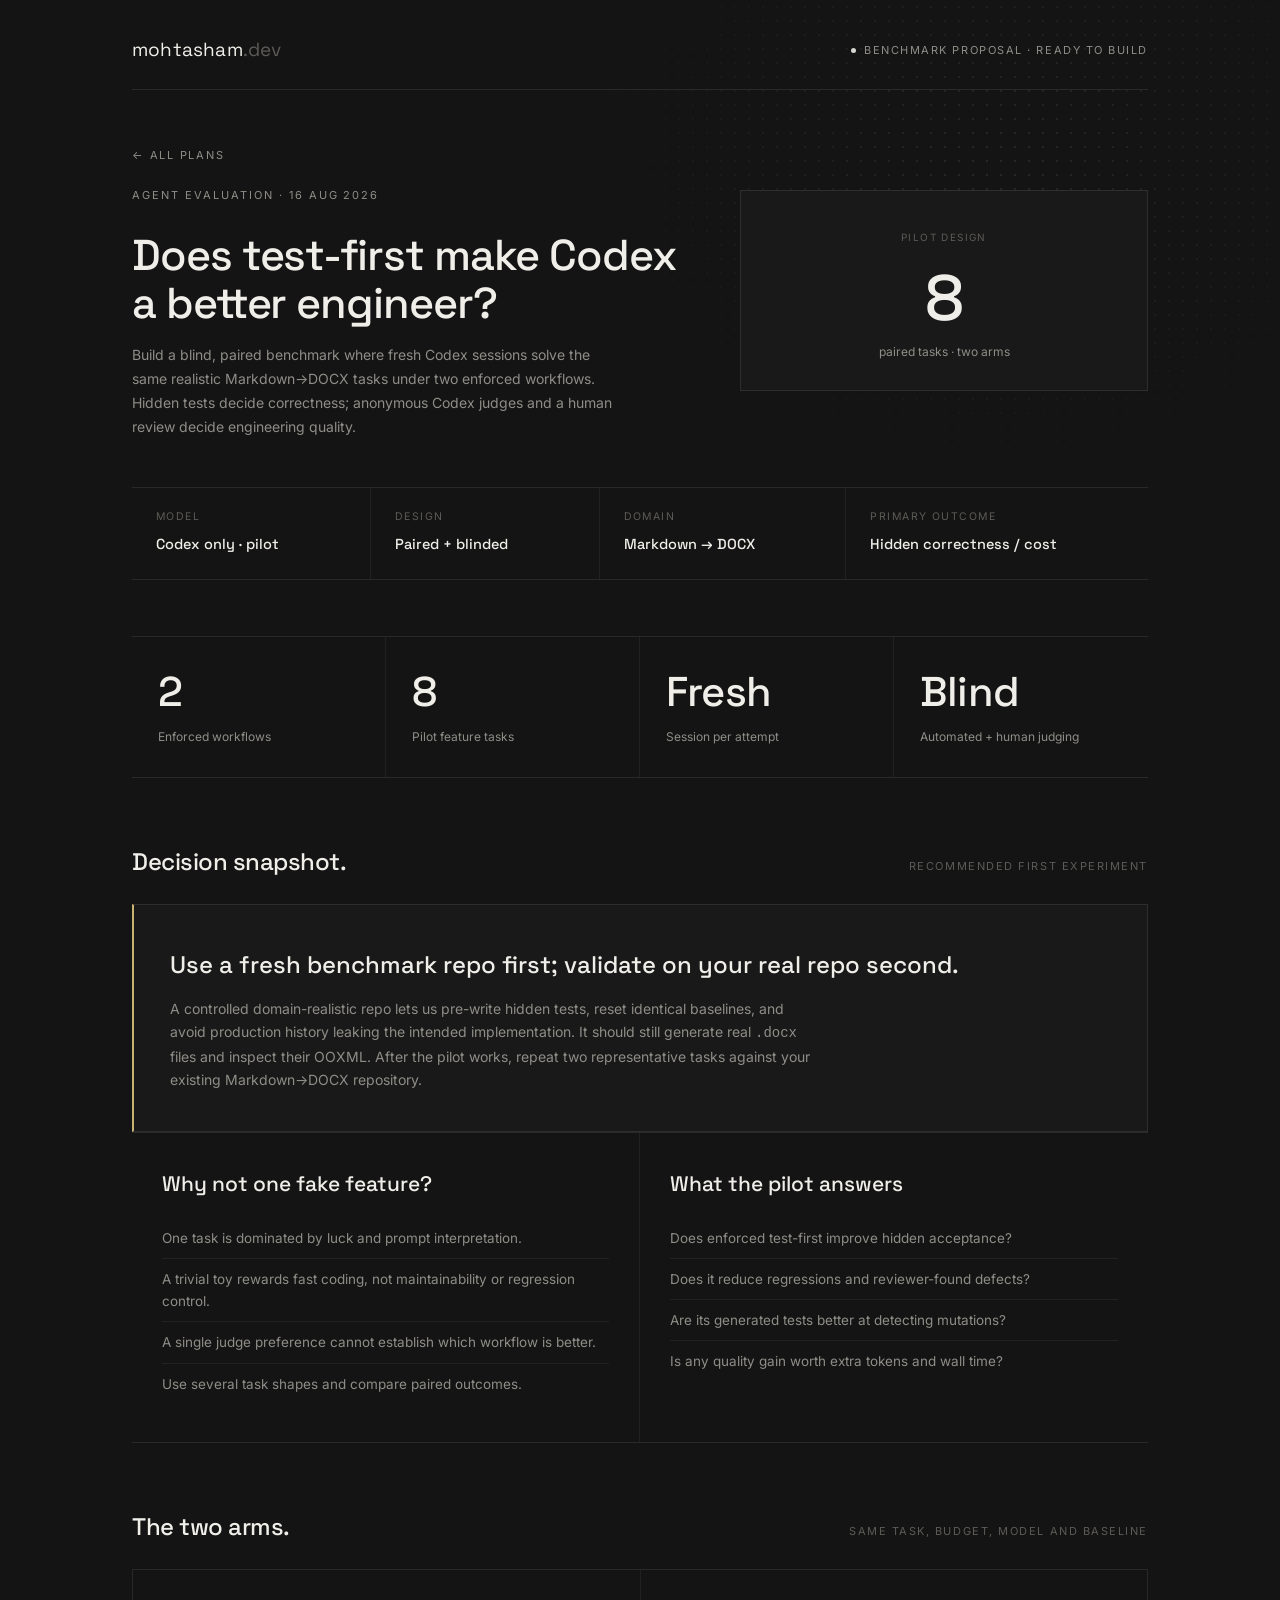
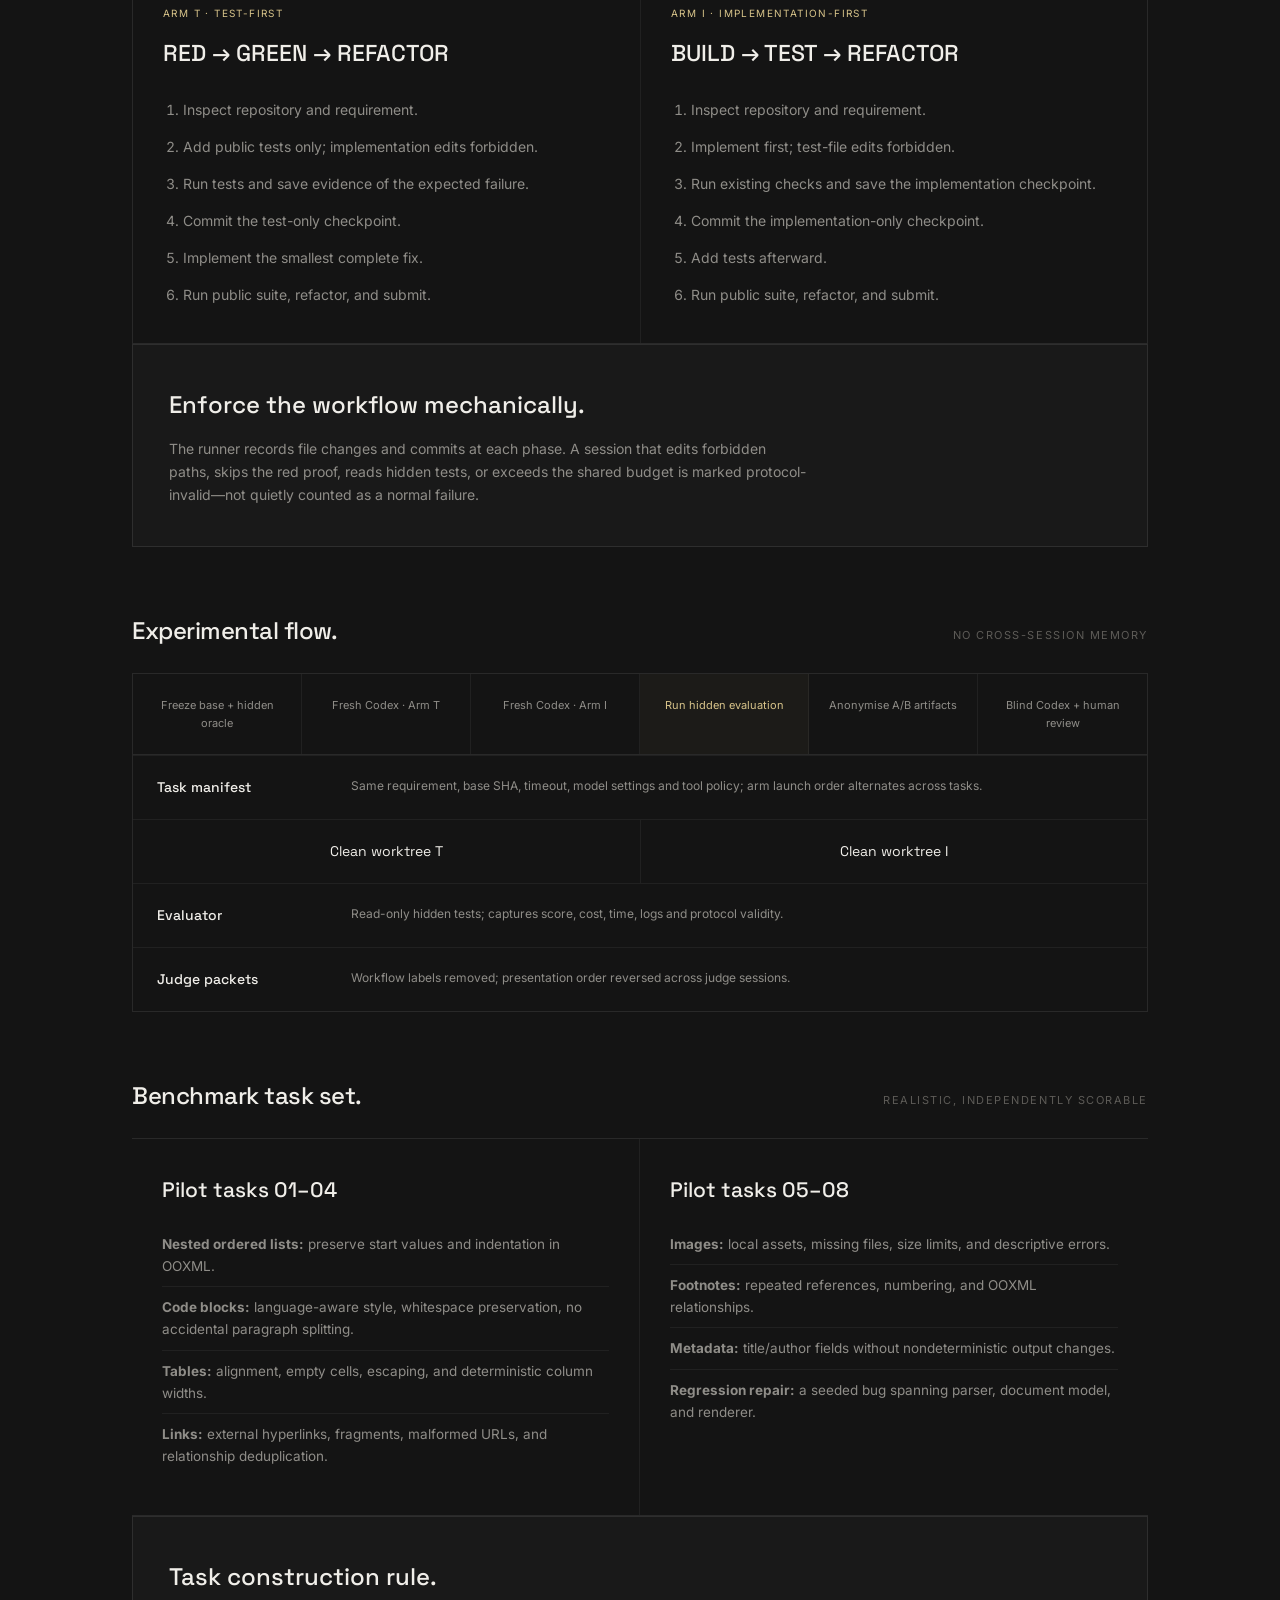
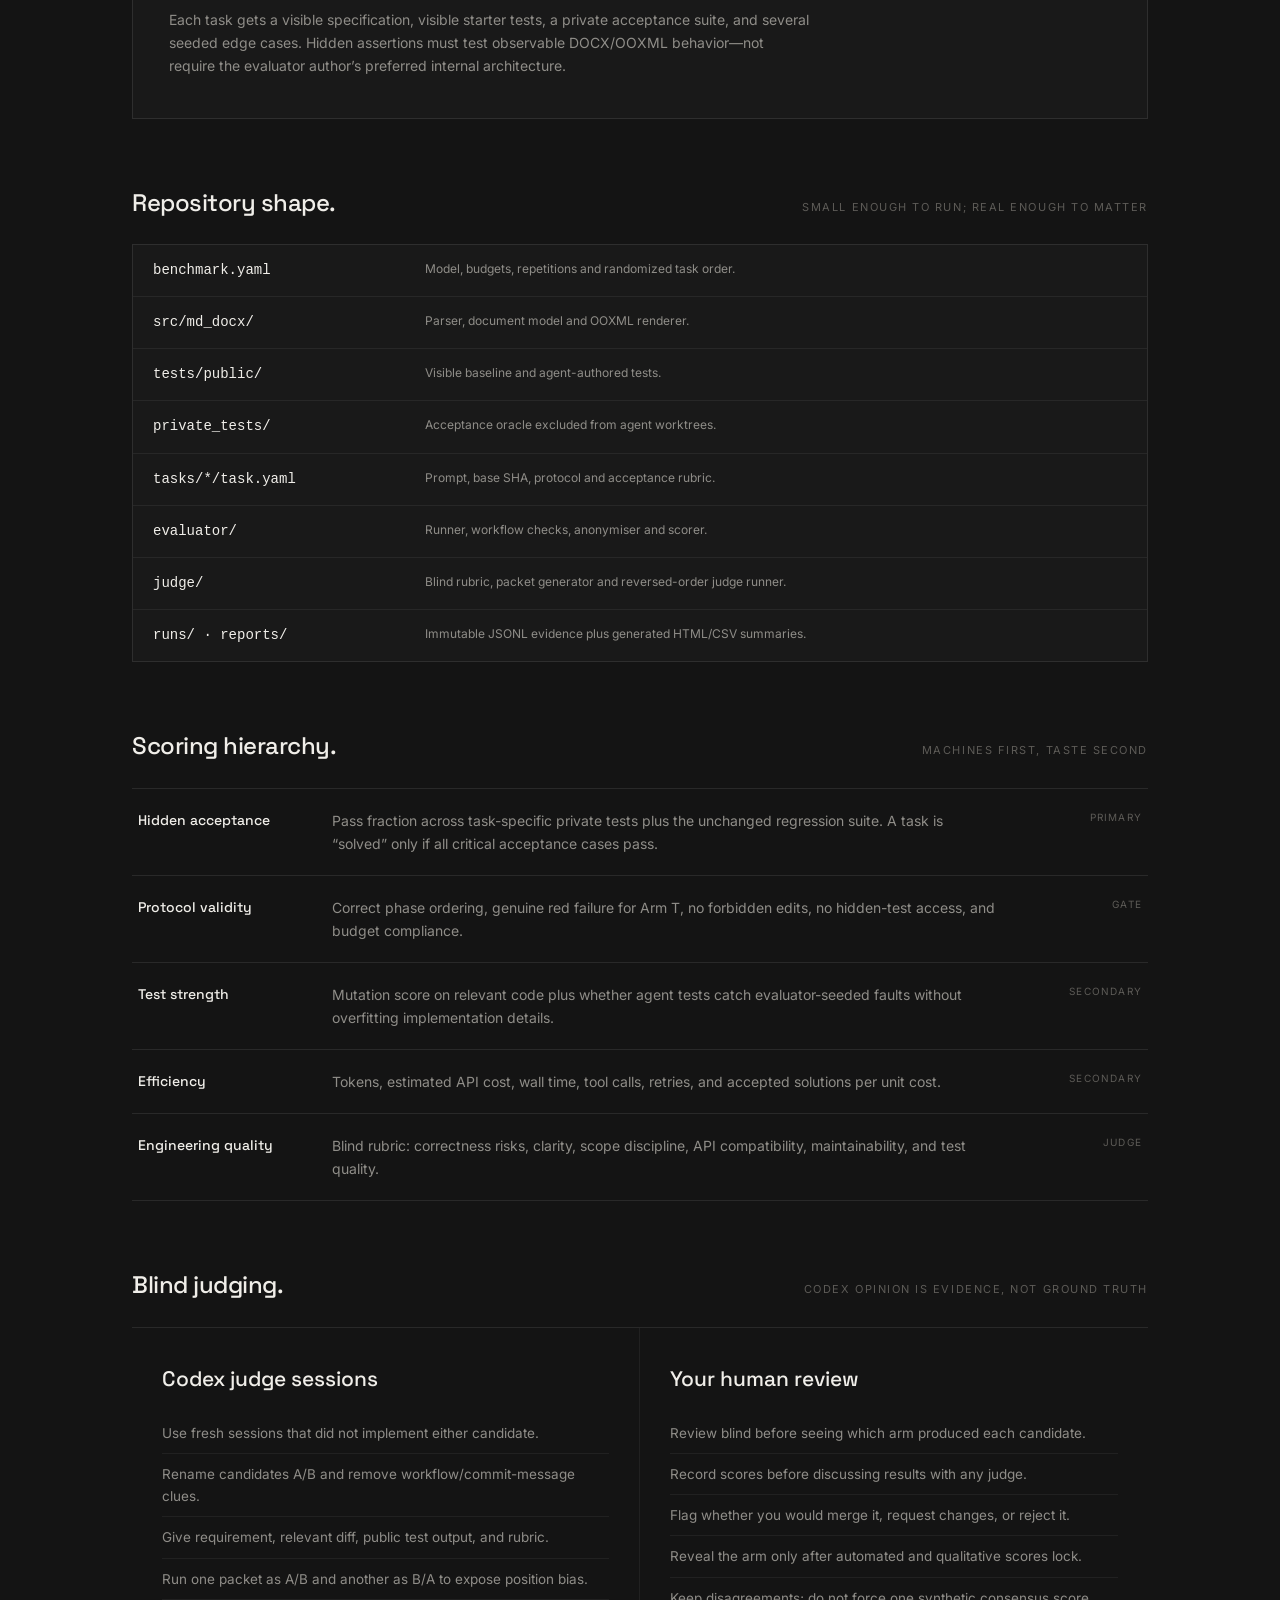
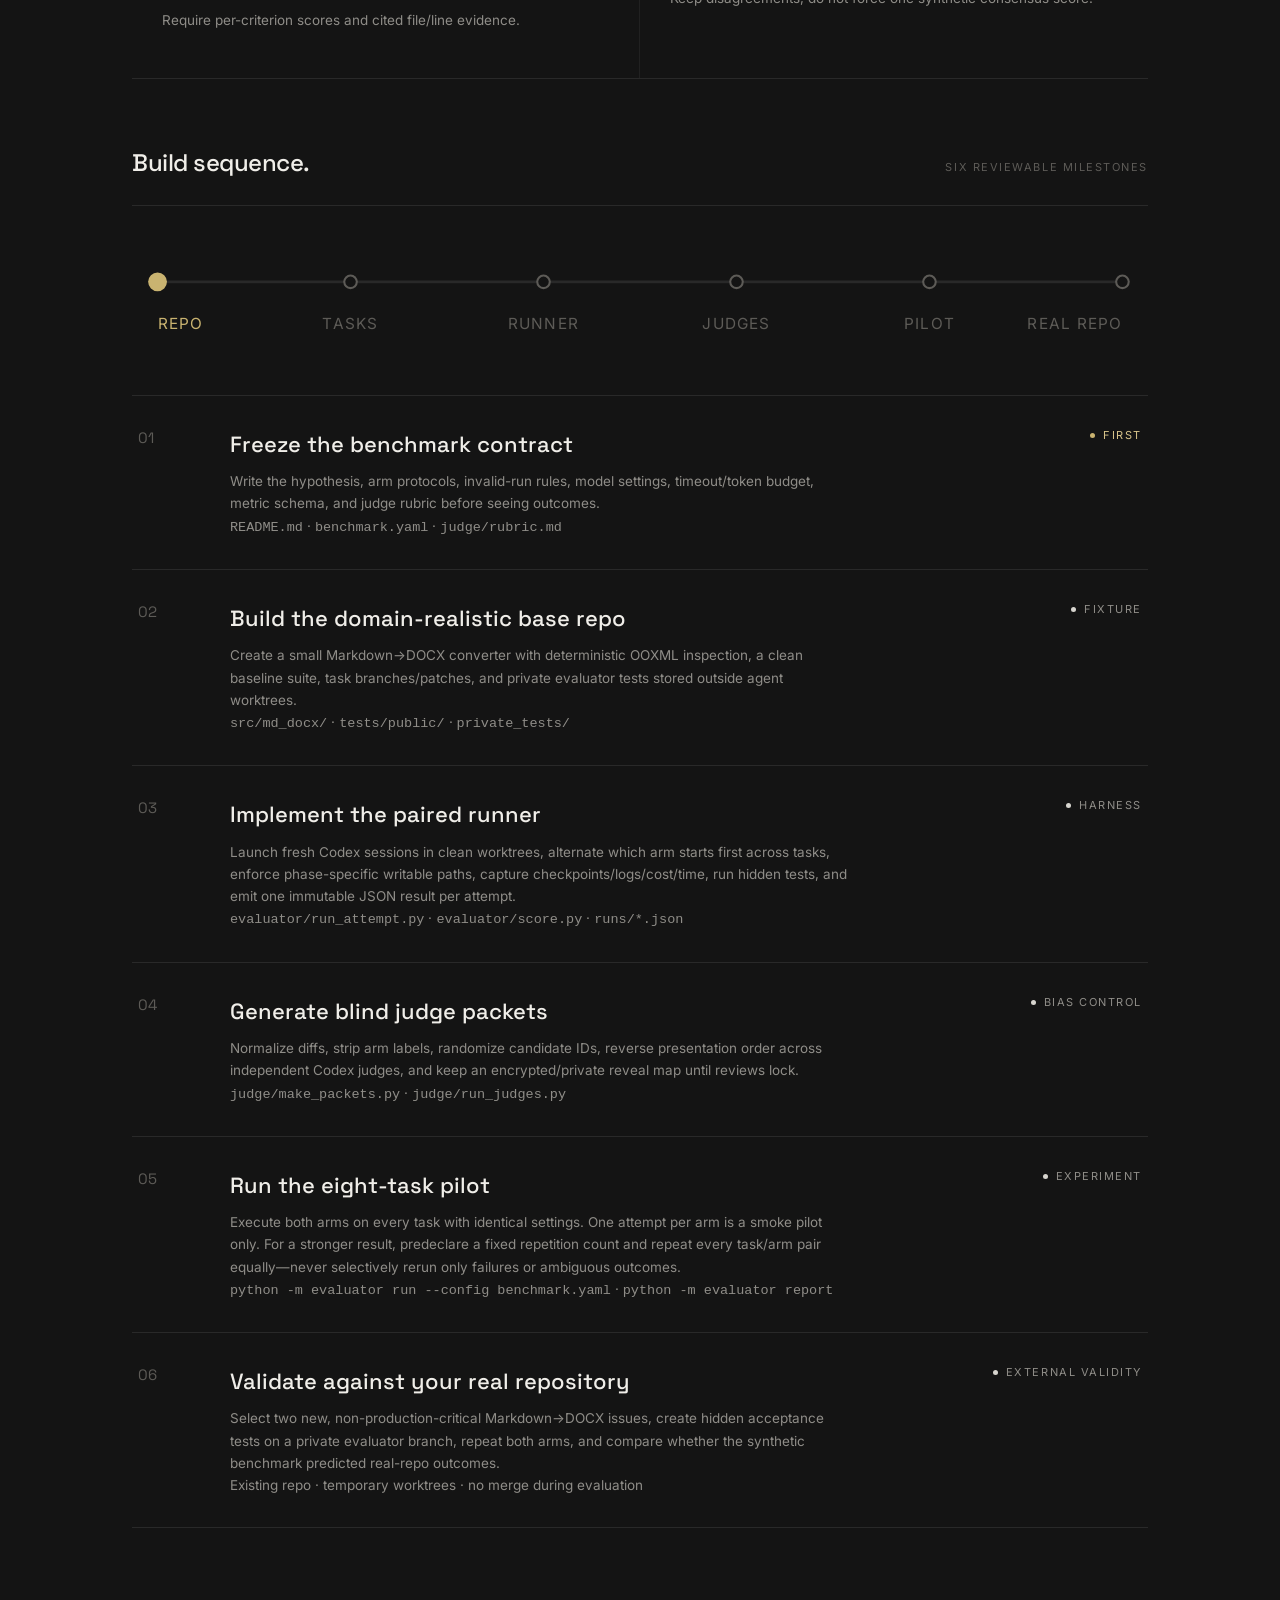
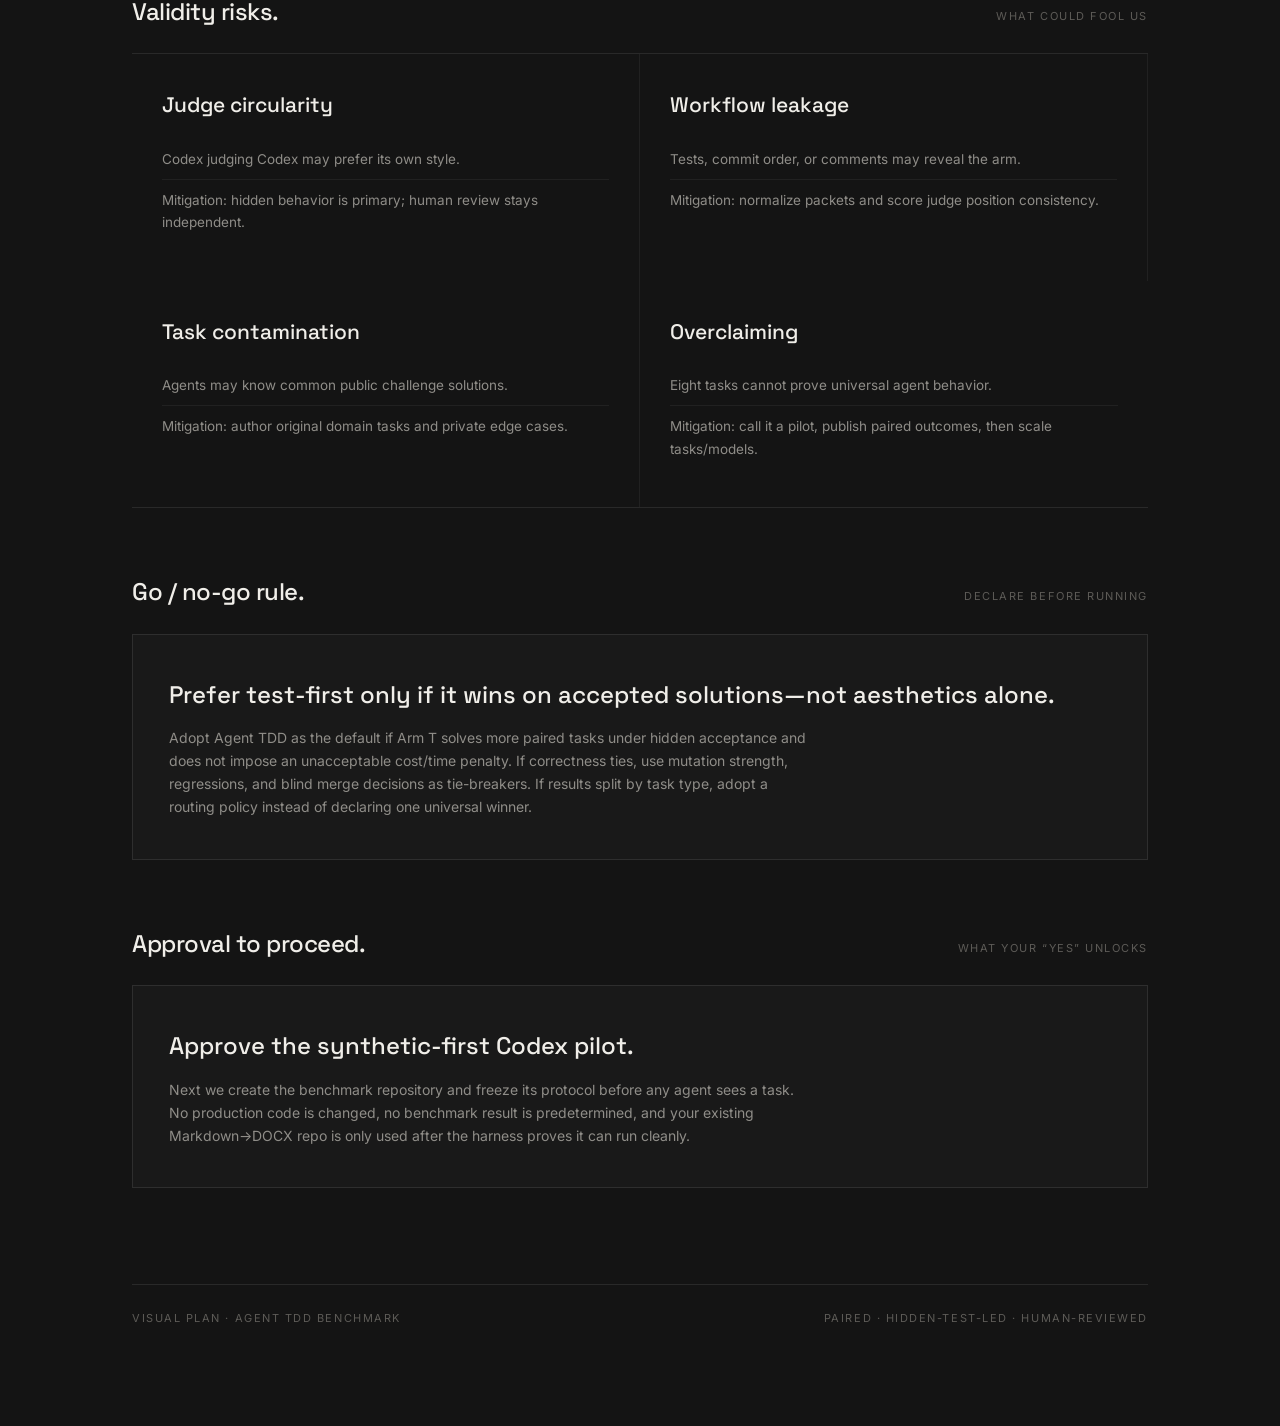
<file: agent-tdd-benchmark/index.html>
<!doctype html>
<html lang="en">
  <head>
    <meta charset="utf-8" />
    <meta name="viewport" content="width=device-width, initial-scale=1" />
    <meta name="theme-color" content="#141414" />
    <meta name="description" content="A controlled Codex benchmark plan comparing test-first and implementation-first agent workflows on realistic Markdown-to-DOCX tasks." />
    <title>Agent TDD Benchmark — Visual Plans</title>
    <link rel="preconnect" href="https://fonts.googleapis.com" />
    <link rel="preconnect" href="https://fonts.gstatic.com" crossorigin />
    <link href="https://fonts.googleapis.com/css2?family=Space+Grotesk:wght@400;500;600&family=Inter:wght@400;500&display=swap" rel="stylesheet" />
    <link rel="stylesheet" href="/styles.css" />
    <script src="/components.js?v=20260816" defer></script>
    <style>
      .arm-grid { display:grid; grid-template-columns:1fr 1fr; border:1px solid var(--line); }
      .arm { padding:30px; min-width:0; }
      .arm + .arm { border-left:1px solid var(--line-soft); }
      .arm-label { color:#d8c48a; font-size:10px; letter-spacing:.14em; text-transform:uppercase; }
      .arm h3 { font-family:var(--display); font-size:23px; font-weight:500; margin:12px 0 18px; }
      .arm ol { margin:0; padding-left:20px; color:var(--muted); }
      .arm li { padding:7px 0; }
      .metric-table { border-top:1px solid var(--line); }
      .metric-row { display:grid; grid-template-columns:170px 1fr 120px; gap:24px; padding:20px 6px; border-bottom:1px solid var(--line); align-items:start; }
      .metric-row b { font-family:var(--display); font-weight:500; }
      .metric-row p { margin:0; color:var(--muted); }
      .metric-row span { color:var(--faint); font-size:10px; letter-spacing:.12em; text-transform:uppercase; text-align:right; }
      .file-tree { margin:0; padding:24px; background:var(--bg-raised); border:1px solid var(--line); color:var(--muted); overflow:auto; font:12px/1.8 ui-monospace,"SF Mono",Menlo,monospace; }
      .decision { border-left:2px solid #c9b370; }
      .pilot-score { text-align:center; padding:12px 0 8px; }
      .pilot-score span { display:block; color:var(--faint); font-size:10px; letter-spacing:.14em; text-transform:uppercase; }
      .pilot-score b { display:block; font-family:var(--display); font-size:64px; line-height:1; font-weight:500; margin:20px 0 12px; }
      .pilot-score p { margin:0; color:var(--muted); font-size:12px; }
      .bench-flow { display:grid; grid-template-columns:repeat(6,1fr); border:1px solid var(--line); }
      .bench-flow div { position:relative; min-width:0; padding:22px 14px; border-right:1px solid var(--line-soft); color:var(--muted); font-size:11px; text-align:center; }
      .bench-flow div:last-child { border-right:0; }
      .bench-flow div.active { color:#d8c48a; background:rgba(201,179,112,.05); }
      .boundary-stack { border:1px solid var(--line); border-top:0; }
      .boundary-row { display:grid; grid-template-columns:170px 1fr; gap:24px; padding:20px 24px; border-top:1px solid var(--line-soft); align-items:start; }
      .boundary-row b { font-family:var(--display); font-weight:500; }
      .boundary-row span { color:var(--muted); font-size:12px; }
      .worktrees { display:grid; grid-template-columns:1fr 1fr; border-top:1px solid var(--line-soft); }
      .worktrees div { padding:20px 24px; text-align:center; font-family:var(--display); }
      .worktrees div + div { border-left:1px solid var(--line-soft); }
      .repo-list { border:1px solid var(--line); background:var(--bg-raised); }
      .repo-list div { display:grid; grid-template-columns:250px 1fr; gap:22px; padding:14px 20px; border-bottom:1px solid var(--line-soft); }
      .repo-list div:last-child { border-bottom:0; }
      .repo-list code { color:var(--text); overflow-wrap:anywhere; }
      .repo-list span { color:var(--muted); font-size:12px; }
      @media (max-width:720px) {
        .arm-grid { grid-template-columns:1fr; }
        .arm + .arm { border-left:0; border-top:1px solid var(--line-soft); }
        .metric-row { grid-template-columns:1fr; gap:7px; }
        .metric-row span { text-align:left; }
        .bench-flow { grid-template-columns:1fr; }
        .bench-flow div { border-right:0; border-bottom:1px solid var(--line-soft); text-align:left; padding:15px 18px; }
        .bench-flow div:last-child { border-bottom:0; }
        .boundary-row, .repo-list div { grid-template-columns:1fr; gap:6px; }
        .worktrees { grid-template-columns:1fr; }
        .worktrees div + div { border-left:0; border-top:1px solid var(--line-soft); }
      }
    </style>
  </head>
  <body>
    <div class="dots"></div>
    <main class="shell">
      <header class="topbar">
        <a class="brand" href="/">mohtasham<span>.dev</span></a>
        <span class="tag"><span class="dot"></span>Benchmark proposal · ready to build</span>
      </header>

      <section class="report-head">
        <div>
          <a class="back" href="/">← All plans</a>
          <div class="eyebrow">Agent evaluation · 16 Aug 2026</div>
          <h1>Does test-first make Codex a better engineer?</h1>
          <p class="lede">Build a blind, paired benchmark where fresh Codex sessions solve the same realistic Markdown→DOCX tasks under two enforced workflows. Hidden tests decide correctness; anonymous Codex judges and a human review decide engineering quality.</p>
        </div>
        <aside class="report-aside"><div class="pilot-score"><span>Pilot design</span><b>8</b><p>paired tasks · two arms</p></div></aside>
      </section>

      <section class="details">
        <div class="detail"><span>Model</span><b>Codex only · pilot</b></div>
        <div class="detail"><span>Design</span><b>Paired + blinded</b></div>
        <div class="detail"><span>Domain</span><b>Markdown → DOCX</b></div>
        <div class="detail"><span>Primary outcome</span><b>Hidden correctness / cost</b></div>
      </section>

      <section class="stats">
        <div class="stat"><b>2</b><span>Enforced workflows</span></div>
        <div class="stat"><b>8</b><span>Pilot feature tasks</span></div>
        <div class="stat"><b>Fresh</b><span>Session per attempt</span></div>
        <div class="stat"><b>Blind</b><span>Automated + human judging</span></div>
      </section>

      <section>
        <div class="section-head"><h2>Decision snapshot.</h2><p>Recommended first experiment</p></div>
        <div class="callout decision"><h3>Use a fresh benchmark repo first; validate on your real repo second.</h3><p>A controlled domain-realistic repo lets us pre-write hidden tests, reset identical baselines, and avoid production history leaking the intended implementation. It should still generate real <code>.docx</code> files and inspect their OOXML. After the pilot works, repeat two representative tasks against your existing Markdown→DOCX repository.</p></div>
        <div class="grid">
          <article class="card"><h3>Why not one fake feature?</h3><ul><li>One task is dominated by luck and prompt interpretation.</li><li>A trivial toy rewards fast coding, not maintainability or regression control.</li><li>A single judge preference cannot establish which workflow is better.</li><li>Use several task shapes and compare paired outcomes.</li></ul></article>
          <article class="card"><h3>What the pilot answers</h3><ul><li>Does enforced test-first improve hidden acceptance?</li><li>Does it reduce regressions and reviewer-found defects?</li><li>Are its generated tests better at detecting mutations?</li><li>Is any quality gain worth extra tokens and wall time?</li></ul></article>
        </div>
      </section>

      <section>
        <div class="section-head"><h2>The two arms.</h2><p>Same task, budget, model and baseline</p></div>
        <div class="arm-grid">
          <article class="arm"><span class="arm-label">Arm T · test-first</span><h3>RED → GREEN → REFACTOR</h3><ol><li>Inspect repository and requirement.</li><li>Add public tests only; implementation edits forbidden.</li><li>Run tests and save evidence of the expected failure.</li><li>Commit the test-only checkpoint.</li><li>Implement the smallest complete fix.</li><li>Run public suite, refactor, and submit.</li></ol></article>
          <article class="arm"><span class="arm-label">Arm I · implementation-first</span><h3>BUILD → TEST → REFACTOR</h3><ol><li>Inspect repository and requirement.</li><li>Implement first; test-file edits forbidden.</li><li>Run existing checks and save the implementation checkpoint.</li><li>Commit the implementation-only checkpoint.</li><li>Add tests afterward.</li><li>Run public suite, refactor, and submit.</li></ol></article>
        </div>
        <div class="callout"><h3>Enforce the workflow mechanically.</h3><p>The runner records file changes and commits at each phase. A session that edits forbidden paths, skips the red proof, reads hidden tests, or exceeds the shared budget is marked protocol-invalid—not quietly counted as a normal failure.</p></div>
      </section>

      <section>
        <div class="section-head"><h2>Experimental flow.</h2><p>No cross-session memory</p></div>
        <div class="bench-flow" aria-label="One paired task"><div>Freeze base + hidden oracle</div><div>Fresh Codex · Arm T</div><div>Fresh Codex · Arm I</div><div class="active">Run hidden evaluation</div><div>Anonymise A/B artifacts</div><div>Blind Codex + human review</div></div>
        <div class="boundary-stack">
          <div class="boundary-row"><b>Task manifest</b><span>Same requirement, base SHA, timeout, model settings and tool policy; arm launch order alternates across tasks.</span></div>
          <div class="worktrees"><div>Clean worktree T</div><div>Clean worktree I</div></div>
          <div class="boundary-row"><b>Evaluator</b><span>Read-only hidden tests; captures score, cost, time, logs and protocol validity.</span></div>
          <div class="boundary-row"><b>Judge packets</b><span>Workflow labels removed; presentation order reversed across judge sessions.</span></div>
        </div>
      </section>

      <section>
        <div class="section-head"><h2>Benchmark task set.</h2><p>Realistic, independently scorable</p></div>
        <div class="grid">
          <article class="card"><h3>Pilot tasks 01–04</h3><ul><li><b>Nested ordered lists:</b> preserve start values and indentation in OOXML.</li><li><b>Code blocks:</b> language-aware style, whitespace preservation, no accidental paragraph splitting.</li><li><b>Tables:</b> alignment, empty cells, escaping, and deterministic column widths.</li><li><b>Links:</b> external hyperlinks, fragments, malformed URLs, and relationship deduplication.</li></ul></article>
          <article class="card"><h3>Pilot tasks 05–08</h3><ul><li><b>Images:</b> local assets, missing files, size limits, and descriptive errors.</li><li><b>Footnotes:</b> repeated references, numbering, and OOXML relationships.</li><li><b>Metadata:</b> title/author fields without nondeterministic output changes.</li><li><b>Regression repair:</b> a seeded bug spanning parser, document model, and renderer.</li></ul></article>
        </div>
        <div class="callout"><h3>Task construction rule.</h3><p>Each task gets a visible specification, visible starter tests, a private acceptance suite, and several seeded edge cases. Hidden assertions must test observable DOCX/OOXML behavior—not require the evaluator author’s preferred internal architecture.</p></div>
      </section>

      <section>
        <div class="section-head"><h2>Repository shape.</h2><p>Small enough to run; real enough to matter</p></div>
        <div class="repo-list">
          <div><code>benchmark.yaml</code><span>Model, budgets, repetitions and randomized task order.</span></div>
          <div><code>src/md_docx/</code><span>Parser, document model and OOXML renderer.</span></div>
          <div><code>tests/public/</code><span>Visible baseline and agent-authored tests.</span></div>
          <div><code>private_tests/</code><span>Acceptance oracle excluded from agent worktrees.</span></div>
          <div><code>tasks/*/task.yaml</code><span>Prompt, base SHA, protocol and acceptance rubric.</span></div>
          <div><code>evaluator/</code><span>Runner, workflow checks, anonymiser and scorer.</span></div>
          <div><code>judge/</code><span>Blind rubric, packet generator and reversed-order judge runner.</span></div>
          <div><code>runs/ · reports/</code><span>Immutable JSONL evidence plus generated HTML/CSV summaries.</span></div>
        </div>
      </section>

      <section>
        <div class="section-head"><h2>Scoring hierarchy.</h2><p>Machines first, taste second</p></div>
        <div class="metric-table">
          <div class="metric-row"><b>Hidden acceptance</b><p>Pass fraction across task-specific private tests plus the unchanged regression suite. A task is “solved” only if all critical acceptance cases pass.</p><span>Primary</span></div>
          <div class="metric-row"><b>Protocol validity</b><p>Correct phase ordering, genuine red failure for Arm T, no forbidden edits, no hidden-test access, and budget compliance.</p><span>Gate</span></div>
          <div class="metric-row"><b>Test strength</b><p>Mutation score on relevant code plus whether agent tests catch evaluator-seeded faults without overfitting implementation details.</p><span>Secondary</span></div>
          <div class="metric-row"><b>Efficiency</b><p>Tokens, estimated API cost, wall time, tool calls, retries, and accepted solutions per unit cost.</p><span>Secondary</span></div>
          <div class="metric-row"><b>Engineering quality</b><p>Blind rubric: correctness risks, clarity, scope discipline, API compatibility, maintainability, and test quality.</p><span>Judge</span></div>
        </div>
      </section>

      <section>
        <div class="section-head"><h2>Blind judging.</h2><p>Codex opinion is evidence, not ground truth</p></div>
        <div class="grid">
          <article class="card"><h3>Codex judge sessions</h3><ul><li>Use fresh sessions that did not implement either candidate.</li><li>Rename candidates A/B and remove workflow/commit-message clues.</li><li>Give requirement, relevant diff, public test output, and rubric.</li><li>Run one packet as A/B and another as B/A to expose position bias.</li><li>Require per-criterion scores and cited file/line evidence.</li></ul></article>
          <article class="card"><h3>Your human review</h3><ul><li>Review blind before seeing which arm produced each candidate.</li><li>Record scores before discussing results with any judge.</li><li>Flag whether you would merge it, request changes, or reject it.</li><li>Reveal the arm only after automated and qualitative scores lock.</li><li>Keep disagreements; do not force one synthetic consensus score.</li></ul></article>
        </div>
      </section>

      <section>
        <div class="section-head"><h2>Build sequence.</h2><p>Six reviewable milestones</p></div>
        <vp-progress data='{"done":0,"total":6,"milestones":["Repo","Tasks","Runner","Judges","Pilot","Real repo"]}'></vp-progress>
        <div class="timeline" style="border-top:0">
          <article class="tl-step now"><span class="tl-num">01</span><div><h3>Freeze the benchmark contract</h3><p>Write the hypothesis, arm protocols, invalid-run rules, model settings, timeout/token budget, metric schema, and judge rubric before seeing outcomes.</p><p><code>README.md</code> · <code>benchmark.yaml</code> · <code>judge/rubric.md</code></p></div><span class="tl-status">First</span></article>
          <article class="tl-step"><span class="tl-num">02</span><div><h3>Build the domain-realistic base repo</h3><p>Create a small Markdown→DOCX converter with deterministic OOXML inspection, a clean baseline suite, task branches/patches, and private evaluator tests stored outside agent worktrees.</p><p><code>src/md_docx/</code> · <code>tests/public/</code> · <code>private_tests/</code></p></div><span class="tl-status">Fixture</span></article>
          <article class="tl-step"><span class="tl-num">03</span><div><h3>Implement the paired runner</h3><p>Launch fresh Codex sessions in clean worktrees, alternate which arm starts first across tasks, enforce phase-specific writable paths, capture checkpoints/logs/cost/time, run hidden tests, and emit one immutable JSON result per attempt.</p><p><code>evaluator/run_attempt.py</code> · <code>evaluator/score.py</code> · <code>runs/*.json</code></p></div><span class="tl-status">Harness</span></article>
          <article class="tl-step"><span class="tl-num">04</span><div><h3>Generate blind judge packets</h3><p>Normalize diffs, strip arm labels, randomize candidate IDs, reverse presentation order across independent Codex judges, and keep an encrypted/private reveal map until reviews lock.</p><p><code>judge/make_packets.py</code> · <code>judge/run_judges.py</code></p></div><span class="tl-status">Bias control</span></article>
          <article class="tl-step"><span class="tl-num">05</span><div><h3>Run the eight-task pilot</h3><p>Execute both arms on every task with identical settings. One attempt per arm is a smoke pilot only. For a stronger result, predeclare a fixed repetition count and repeat every task/arm pair equally—never selectively rerun only failures or ambiguous outcomes.</p><p><code>python -m evaluator run --config benchmark.yaml</code> · <code>python -m evaluator report</code></p></div><span class="tl-status">Experiment</span></article>
          <article class="tl-step"><span class="tl-num">06</span><div><h3>Validate against your real repository</h3><p>Select two new, non-production-critical Markdown→DOCX issues, create hidden acceptance tests on a private evaluator branch, repeat both arms, and compare whether the synthetic benchmark predicted real-repo outcomes.</p><p>Existing repo · temporary worktrees · no merge during evaluation</p></div><span class="tl-status">External validity</span></article>
        </div>
      </section>

      <section>
        <div class="section-head"><h2>Validity risks.</h2><p>What could fool us</p></div>
        <div class="grid">
          <article class="card"><h3>Judge circularity</h3><ul><li>Codex judging Codex may prefer its own style.</li><li>Mitigation: hidden behavior is primary; human review stays independent.</li></ul></article>
          <article class="card"><h3>Workflow leakage</h3><ul><li>Tests, commit order, or comments may reveal the arm.</li><li>Mitigation: normalize packets and score judge position consistency.</li></ul></article>
          <article class="card"><h3>Task contamination</h3><ul><li>Agents may know common public challenge solutions.</li><li>Mitigation: author original domain tasks and private edge cases.</li></ul></article>
          <article class="card"><h3>Overclaiming</h3><ul><li>Eight tasks cannot prove universal agent behavior.</li><li>Mitigation: call it a pilot, publish paired outcomes, then scale tasks/models.</li></ul></article>
        </div>
      </section>

      <section>
        <div class="section-head"><h2>Go / no-go rule.</h2><p>Declare before running</p></div>
        <div class="callout"><h3>Prefer test-first only if it wins on accepted solutions—not aesthetics alone.</h3><p>Adopt Agent TDD as the default if Arm T solves more paired tasks under hidden acceptance and does not impose an unacceptable cost/time penalty. If correctness ties, use mutation strength, regressions, and blind merge decisions as tie-breakers. If results split by task type, adopt a routing policy instead of declaring one universal winner.</p></div>
      </section>

      <section>
        <div class="section-head"><h2>Approval to proceed.</h2><p>What your “yes” unlocks</p></div>
        <div class="callout"><h3>Approve the synthetic-first Codex pilot.</h3><p>Next we create the benchmark repository and freeze its protocol before any agent sees a task. No production code is changed, no benchmark result is predetermined, and your existing Markdown→DOCX repo is only used after the harness proves it can run cleanly.</p></div>
      </section>

      <footer class="footer"><span>Visual Plan · Agent TDD Benchmark</span><span>Paired · hidden-test-led · human-reviewed</span></footer>
    </main>
  </body>
</html>
</file>
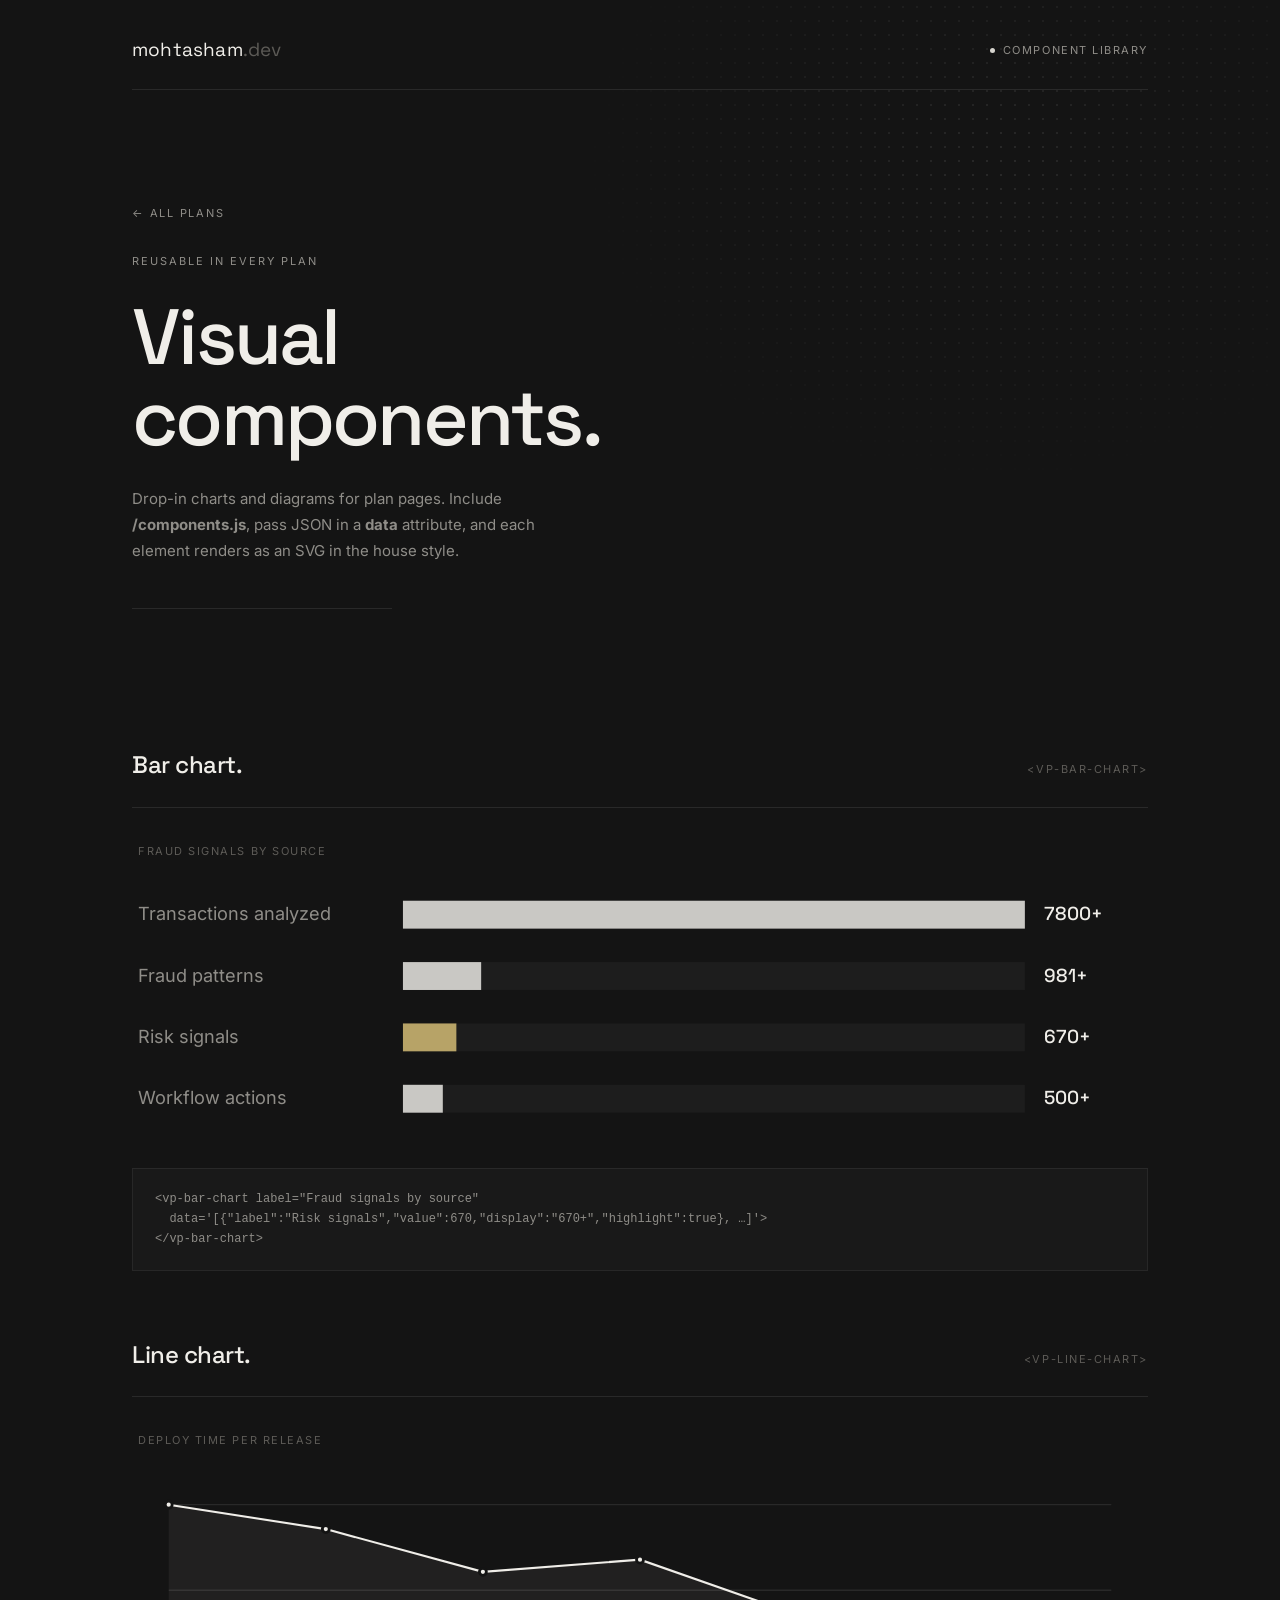
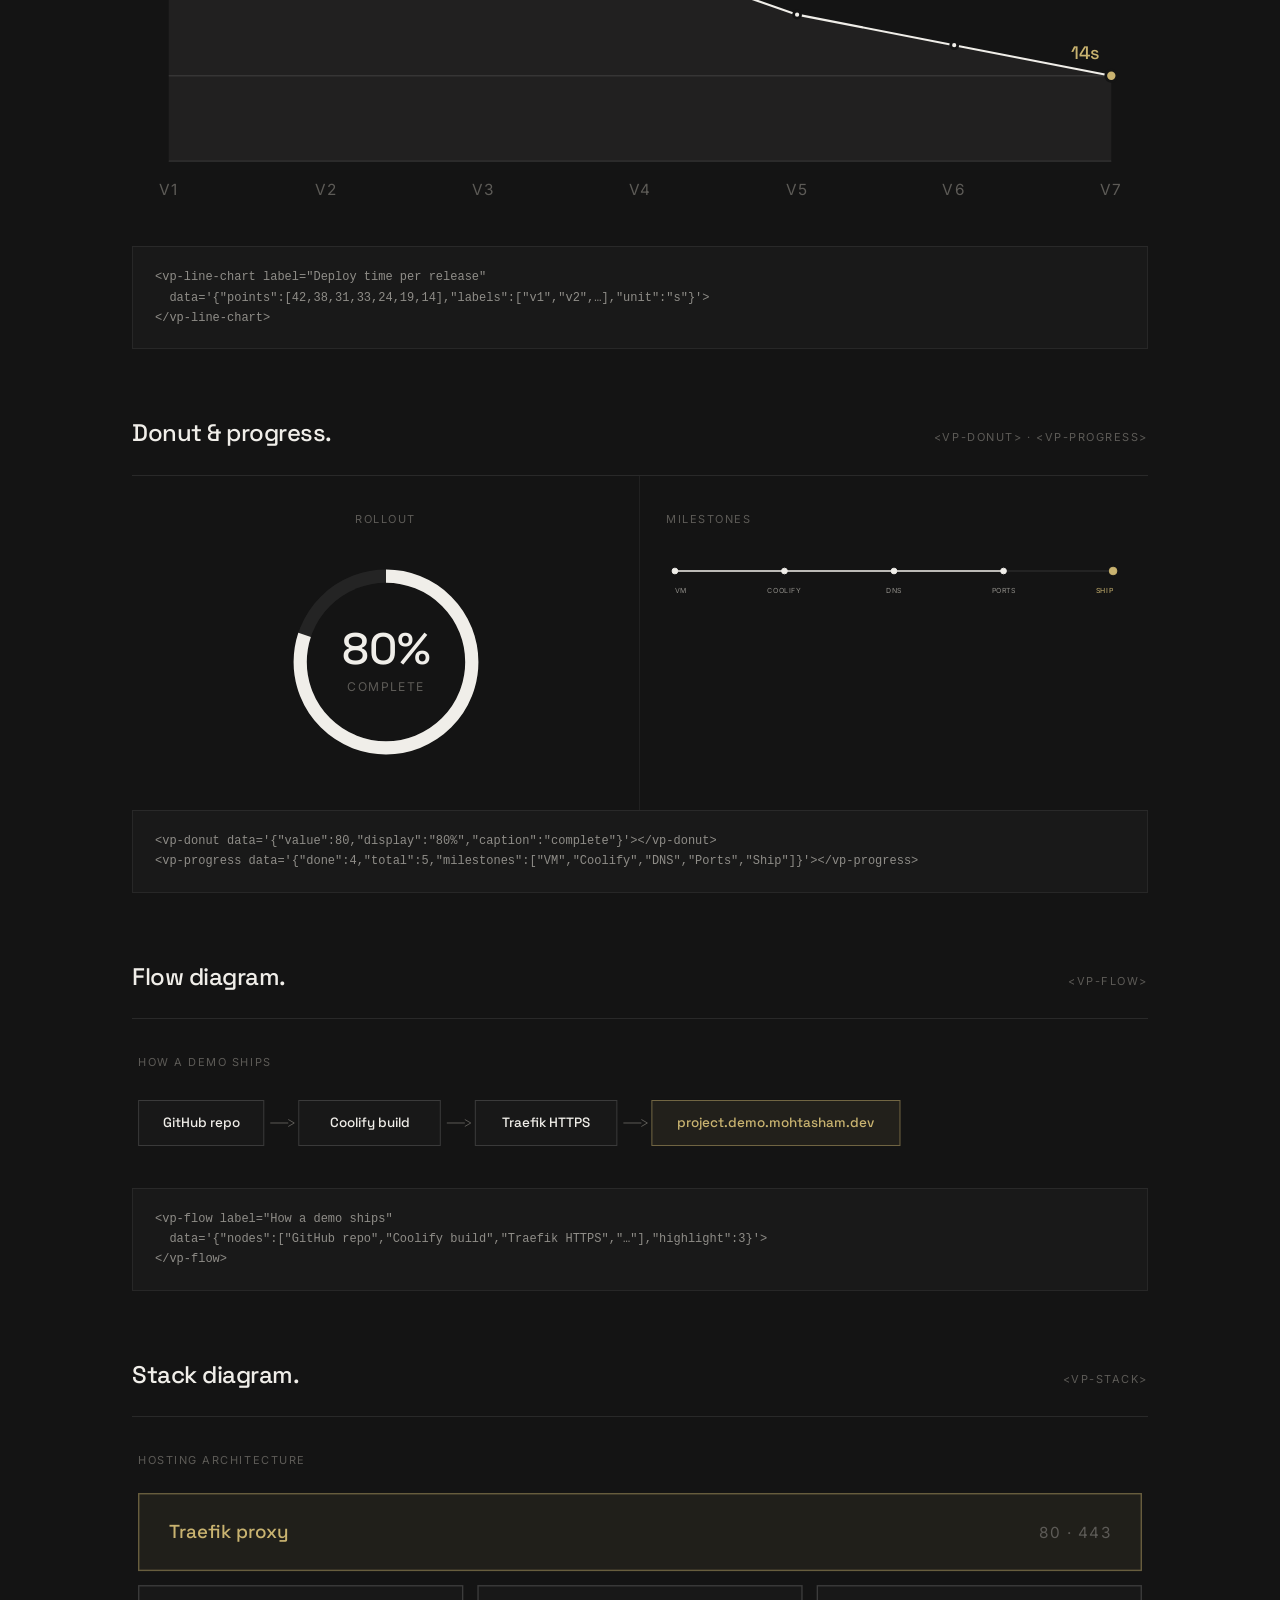
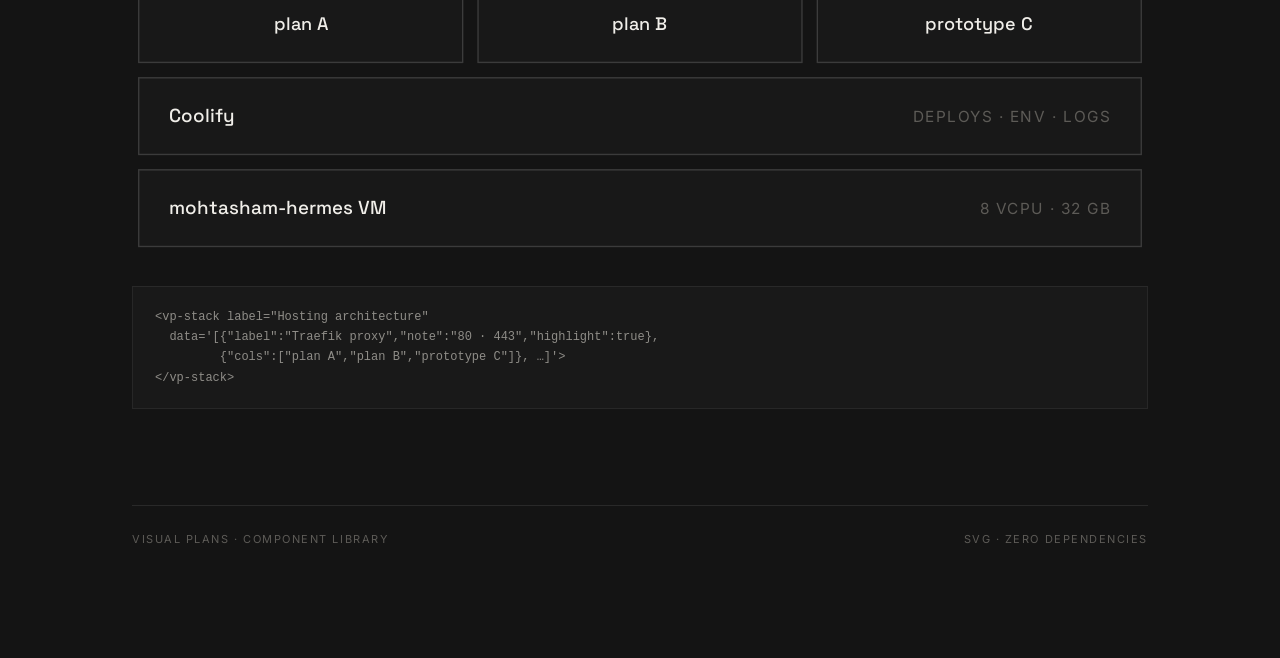
<file: components/index.html>
<!doctype html>
<html lang="en">
  <head>
    <meta charset="utf-8" />
    <meta name="viewport" content="width=device-width, initial-scale=1" />
    <meta name="theme-color" content="#141414" />
    <meta
      name="description"
      content="Reusable visual components for plans: charts, diagrams, and progress tracks."
    />
    <title>Components — Visual Plans</title>
    <link rel="preconnect" href="https://fonts.googleapis.com" />
    <link rel="preconnect" href="https://fonts.gstatic.com" crossorigin />
    <link
      rel="stylesheet"
      href="https://fonts.googleapis.com/css2?family=Space+Grotesk:wght@400;500;600&family=Inter:wght@400;500&display=swap"
    />
    <link rel="stylesheet" href="/styles.css" />
    <script src="/components.js" defer></script>
  </head>
  <body>
    <div class="dots"></div>
    <main class="shell">
      <header class="topbar">
        <a class="brand" href="/">mohtasham<span>.dev</span></a>
        <span class="tag"><span class="dot"></span>Component library</span>
      </header>

      <section class="hero">
        <a class="back" href="/">← All plans</a>
        <div class="eyebrow">Reusable in every plan</div>
        <h1>Visual<br />components.</h1>
        <p class="lede">
          Drop-in charts and diagrams for plan pages. Include
          <b>/components.js</b>, pass JSON in a <b>data</b> attribute, and each
          element renders as an SVG in the house style.
        </p>
        <hr class="hero-rule" />
      </section>

      <section>
        <div class="section-head">
          <h2>Bar chart.</h2>
          <p>&lt;vp-bar-chart&gt;</p>
        </div>
        <vp-bar-chart
          label="Fraud signals by source"
          data='[
            {"label":"Transactions analyzed","value":7800,"display":"7800+"},
            {"label":"Fraud patterns","value":981,"display":"981+"},
            {"label":"Risk signals","value":670,"display":"670+","highlight":true},
            {"label":"Workflow actions","value":500,"display":"500+"}
          ]'
        ></vp-bar-chart>
        <pre class="vp-usage">&lt;vp-bar-chart label="Fraud signals by source"
  data='[{"label":"Risk signals","value":670,"display":"670+","highlight":true}, …]'&gt;
&lt;/vp-bar-chart&gt;</pre>
      </section>

      <section>
        <div class="section-head">
          <h2>Line chart.</h2>
          <p>&lt;vp-line-chart&gt;</p>
        </div>
        <vp-line-chart
          label="Deploy time per release"
          data='{"points":[42,38,31,33,24,19,14],"labels":["v1","v2","v3","v4","v5","v6","v7"],"unit":"s"}'
        ></vp-line-chart>
        <pre class="vp-usage">&lt;vp-line-chart label="Deploy time per release"
  data='{"points":[42,38,31,33,24,19,14],"labels":["v1","v2",…],"unit":"s"}'&gt;
&lt;/vp-line-chart&gt;</pre>
      </section>

      <section>
        <div class="section-head">
          <h2>Donut &amp; progress.</h2>
          <p>&lt;vp-donut&gt; · &lt;vp-progress&gt;</p>
        </div>
        <div class="vp-row">
          <vp-donut
            label="Rollout"
            data='{"value":80,"display":"80%","caption":"complete"}'
          ></vp-donut>
          <vp-progress
            label="Milestones"
            data='{"done":4,"total":5,"milestones":["VM","Coolify","DNS","Ports","Ship"]}'
          ></vp-progress>
        </div>
        <pre class="vp-usage">&lt;vp-donut data='{"value":80,"display":"80%","caption":"complete"}'&gt;&lt;/vp-donut&gt;
&lt;vp-progress data='{"done":4,"total":5,"milestones":["VM","Coolify","DNS","Ports","Ship"]}'&gt;&lt;/vp-progress&gt;</pre>
      </section>

      <section>
        <div class="section-head">
          <h2>Flow diagram.</h2>
          <p>&lt;vp-flow&gt;</p>
        </div>
        <vp-flow
          label="How a demo ships"
          data='{"nodes":["GitHub repo","Coolify build","Traefik HTTPS","project.demo.mohtasham.dev"],"highlight":3}'
        ></vp-flow>
        <pre class="vp-usage">&lt;vp-flow label="How a demo ships"
  data='{"nodes":["GitHub repo","Coolify build","Traefik HTTPS","…"],"highlight":3}'&gt;
&lt;/vp-flow&gt;</pre>
      </section>

      <section>
        <div class="section-head">
          <h2>Stack diagram.</h2>
          <p>&lt;vp-stack&gt;</p>
        </div>
        <vp-stack
          label="Hosting architecture"
          data='[
            {"label":"Traefik proxy","note":"80 · 443","highlight":true},
            {"cols":["plan A","plan B","prototype C"]},
            {"label":"Coolify","note":"deploys · env · logs"},
            {"label":"mohtasham-hermes VM","note":"8 vCPU · 32 GB"}
          ]'
        ></vp-stack>
        <pre class="vp-usage">&lt;vp-stack label="Hosting architecture"
  data='[{"label":"Traefik proxy","note":"80 · 443","highlight":true},
         {"cols":["plan A","plan B","prototype C"]}, …]'&gt;
&lt;/vp-stack&gt;</pre>
      </section>

      <footer class="footer">
        <span>Visual Plans · Component library</span>
        <span>SVG · zero dependencies</span>
      </footer>
    </main>
  </body>
</html>
</file>
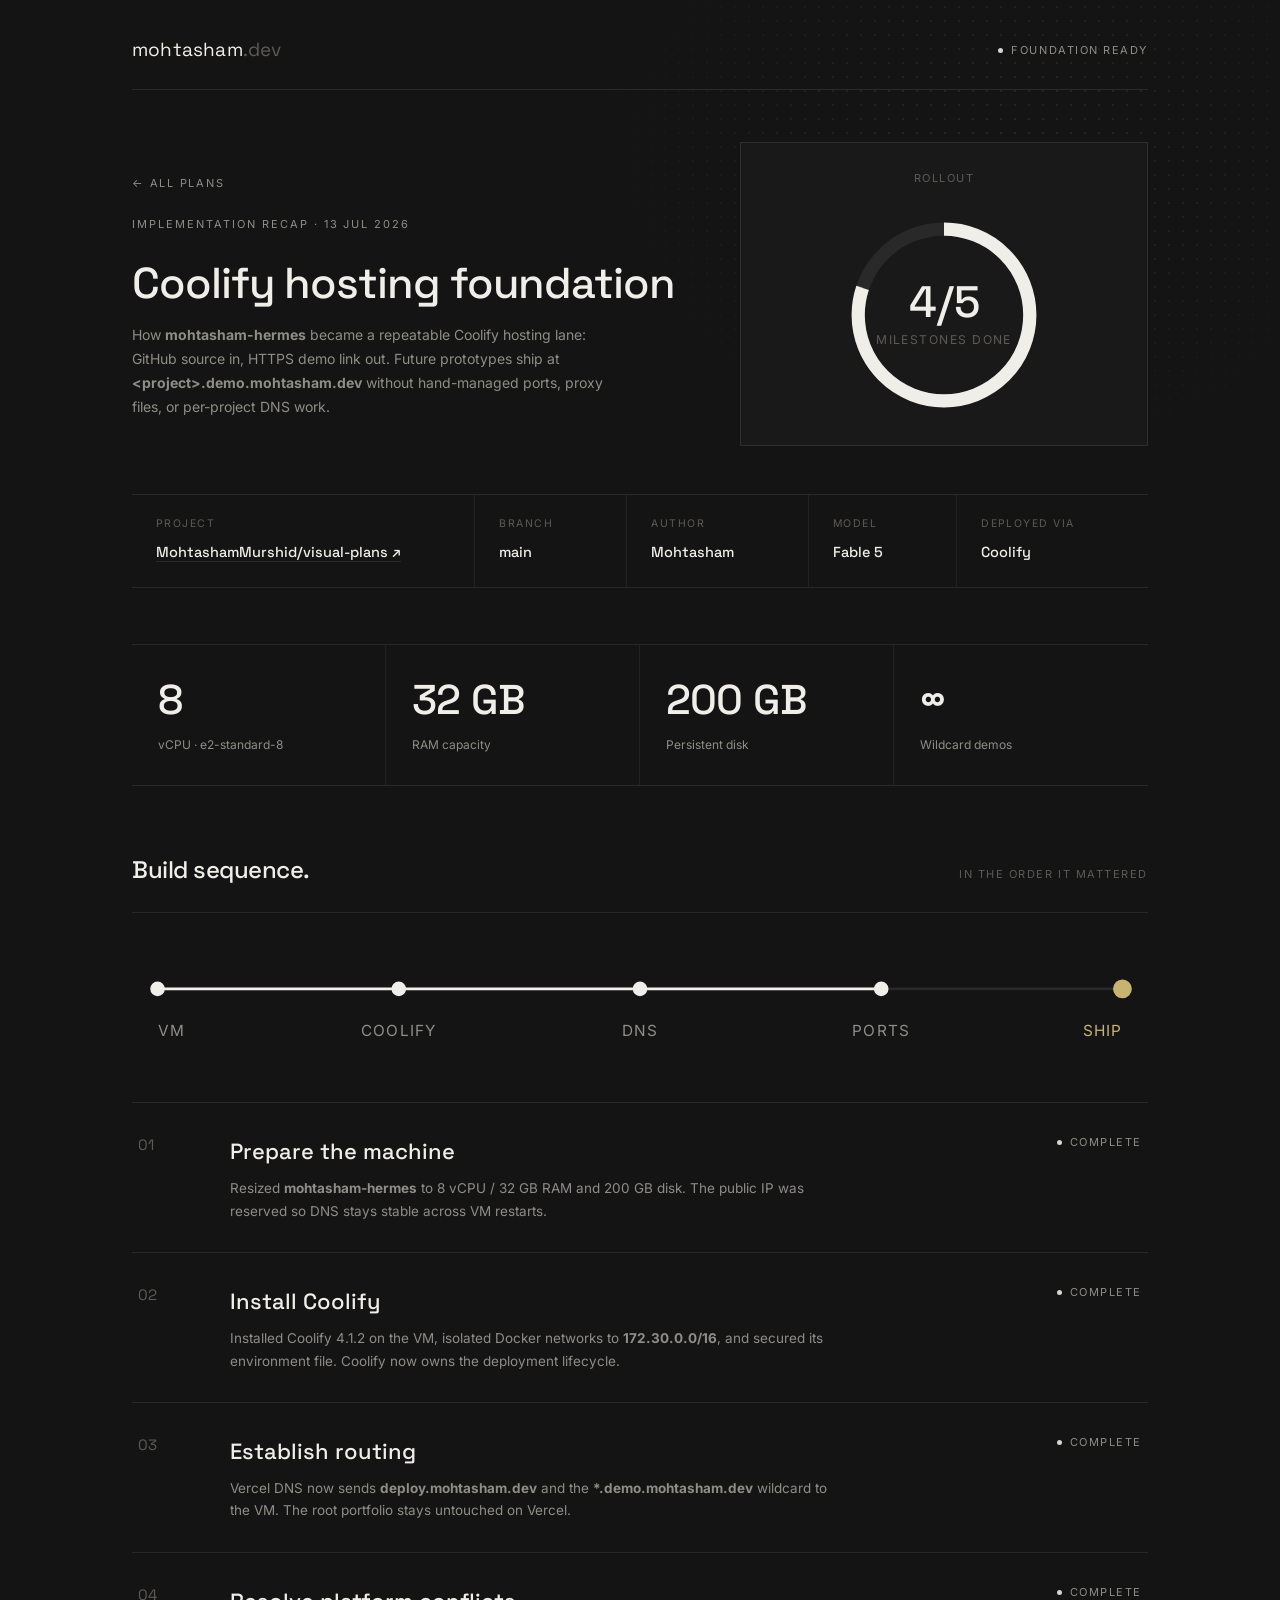
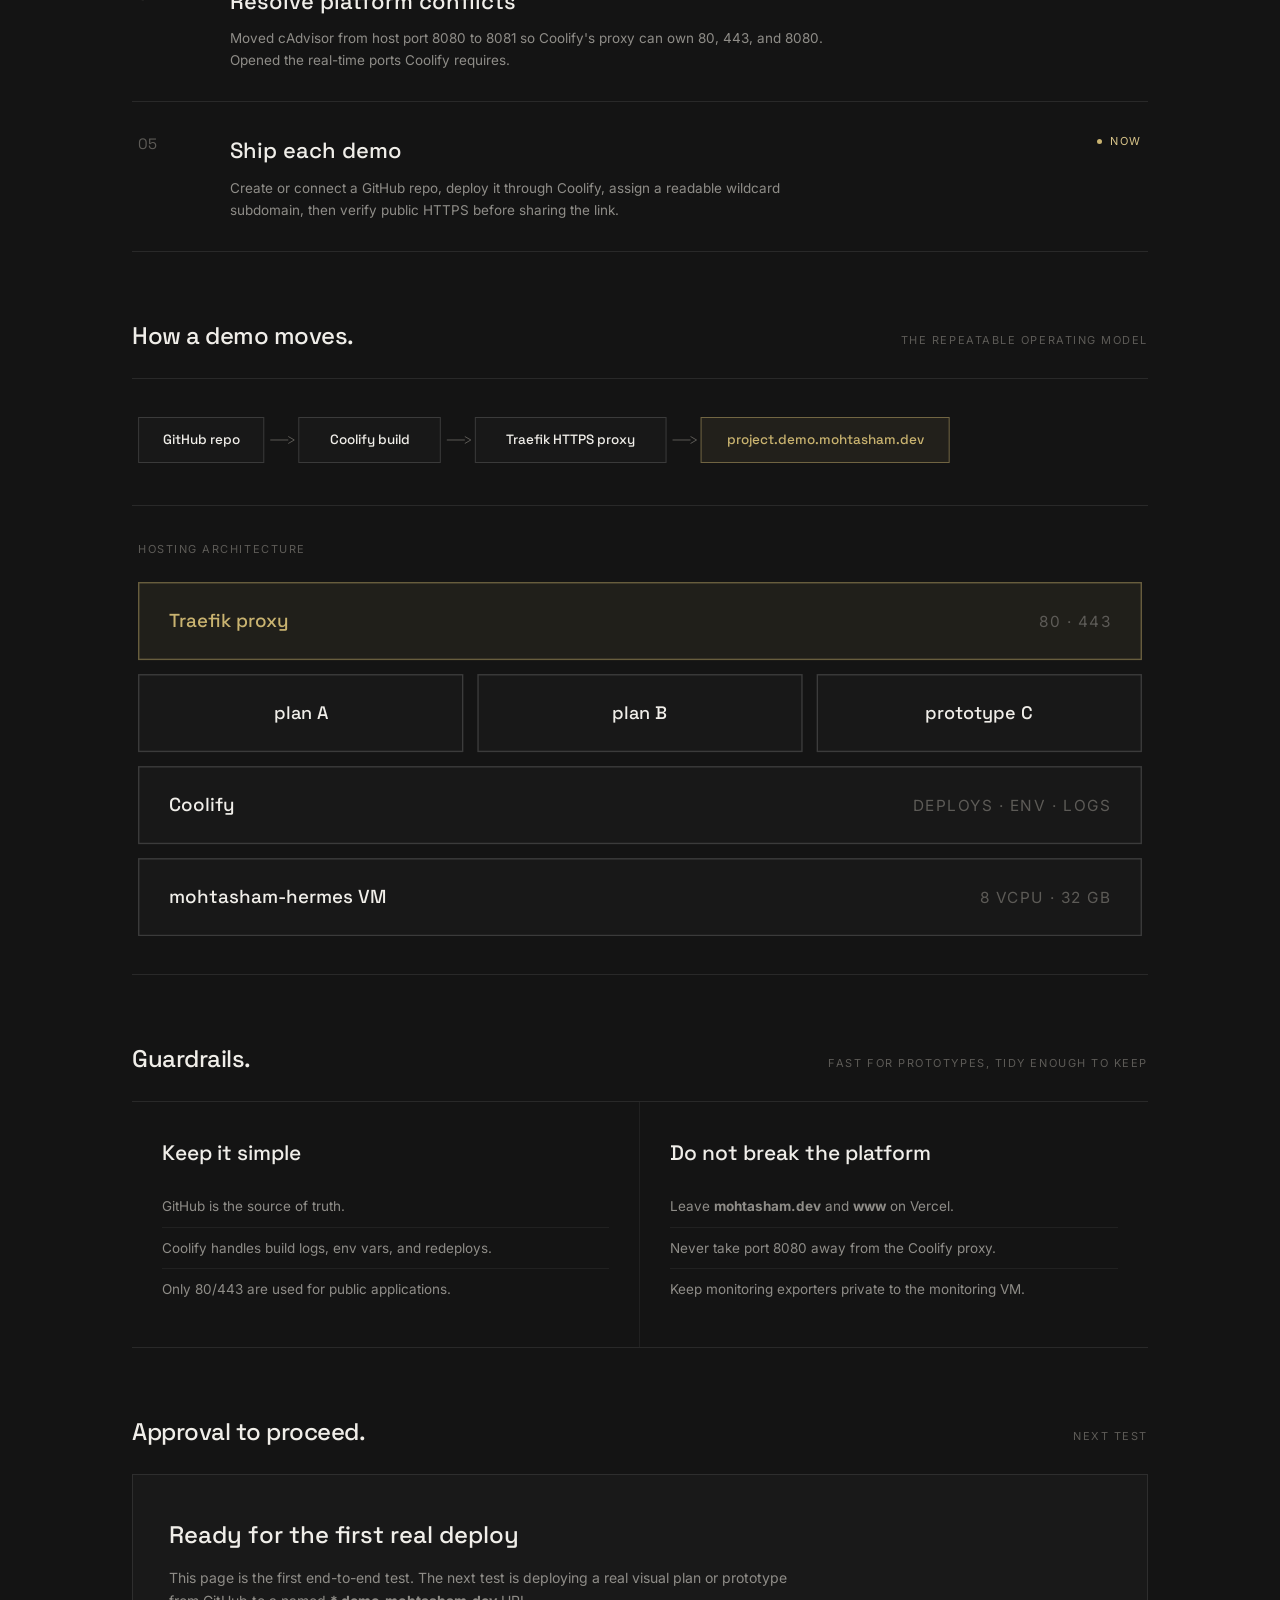
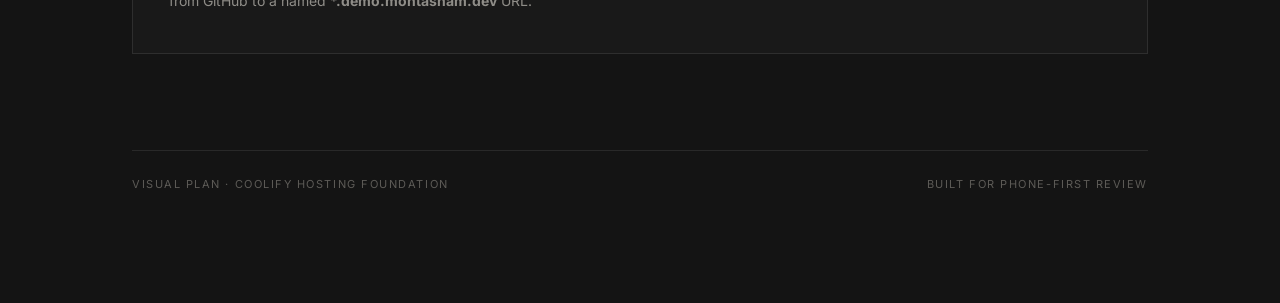
<file: coolify-hosting/index.html>
<!doctype html>
<html lang="en">
  <head>
    <meta charset="utf-8" />
    <meta name="viewport" content="width=device-width, initial-scale=1" />
    <meta name="theme-color" content="#141414" />
    <meta
      name="description"
      content="How mohtasham-hermes became a repeatable Coolify hosting lane: GitHub source in, HTTPS demo link out."
    />
    <title>Coolify hosting foundation — Visual Plans</title>
    <link rel="preconnect" href="https://fonts.googleapis.com" />
    <link rel="preconnect" href="https://fonts.gstatic.com" crossorigin />
    <link
      rel="stylesheet"
      href="https://fonts.googleapis.com/css2?family=Space+Grotesk:wght@400;500;600&family=Inter:wght@400;500&display=swap"
    />
    <link rel="stylesheet" href="/styles.css" />
    <script src="/components.js" defer></script>
  </head>
  <body>
    <div class="dots"></div>
    <main class="shell">
      <header class="topbar">
        <a class="brand" href="/">mohtasham<span>.dev</span></a>
        <span class="tag"><span class="dot"></span>Foundation ready</span>
      </header>

      <section class="report-head">
        <div>
          <a class="back" href="/">← All plans</a>
          <div class="eyebrow">Implementation recap · 13 Jul 2026</div>
          <h1>Coolify hosting foundation</h1>
          <p class="lede">
            How <b>mohtasham-hermes</b> became a repeatable Coolify hosting
            lane: GitHub source in, HTTPS demo link out. Future prototypes ship
            at <b>&lt;project&gt;.demo.mohtasham.dev</b> without hand-managed
            ports, proxy files, or per-project DNS work.
          </p>
        </div>
        <aside class="report-aside">
          <vp-donut
            label="Rollout"
            data='{"value":4,"max":5,"display":"4/5","caption":"milestones done"}'
          ></vp-donut>
        </aside>
      </section>

      <section class="details">
        <div class="detail">
          <span>Project</span>
          <a href="https://github.com/MohtashamMurshid/visual-plans" target="_blank" rel="noopener">MohtashamMurshid/visual-plans ↗</a>
        </div>
        <div class="detail">
          <span>Branch</span>
          <b>main</b>
        </div>
        <div class="detail">
          <span>Author</span>
          <b>Mohtasham</b>
        </div>
        <div class="detail">
          <span>Model</span>
          <b>Fable 5</b>
        </div>
        <div class="detail">
          <span>Deployed via</span>
          <b>Coolify</b>
        </div>
      </section>

      <section class="stats">
        <div class="stat"><b>8</b><span>vCPU · e2-standard-8</span></div>
        <div class="stat"><b>32 GB</b><span>RAM capacity</span></div>
        <div class="stat"><b>200 GB</b><span>Persistent disk</span></div>
        <div class="stat"><b>∞</b><span>Wildcard demos</span></div>
      </section>

      <section>
        <div class="section-head">
          <h2>Build sequence.</h2>
          <p>In the order it mattered</p>
        </div>
        <vp-progress
          data='{"done":4,"total":5,"milestones":["VM","Coolify","DNS","Ports","Ship"]}'
        ></vp-progress>
        <div class="timeline" style="border-top: 0">
          <article class="tl-step">
            <span class="tl-num">01</span>
            <div>
              <h3>Prepare the machine</h3>
              <p>
                Resized <b>mohtasham-hermes</b> to 8 vCPU / 32 GB RAM and
                200 GB disk. The public IP was reserved so DNS stays stable
                across VM restarts.
              </p>
            </div>
            <span class="tl-status">Complete</span>
          </article>
          <article class="tl-step">
            <span class="tl-num">02</span>
            <div>
              <h3>Install Coolify</h3>
              <p>
                Installed Coolify 4.1.2 on the VM, isolated Docker networks to
                <b>172.30.0.0/16</b>, and secured its environment file. Coolify
                now owns the deployment lifecycle.
              </p>
            </div>
            <span class="tl-status">Complete</span>
          </article>
          <article class="tl-step">
            <span class="tl-num">03</span>
            <div>
              <h3>Establish routing</h3>
              <p>
                Vercel DNS now sends <b>deploy.mohtasham.dev</b> and the
                <b>*.demo.mohtasham.dev</b> wildcard to the VM. The root
                portfolio stays untouched on Vercel.
              </p>
            </div>
            <span class="tl-status">Complete</span>
          </article>
          <article class="tl-step">
            <span class="tl-num">04</span>
            <div>
              <h3>Resolve platform conflicts</h3>
              <p>
                Moved cAdvisor from host port 8080 to 8081 so Coolify's proxy
                can own 80, 443, and 8080. Opened the real-time ports Coolify
                requires.
              </p>
            </div>
            <span class="tl-status">Complete</span>
          </article>
          <article class="tl-step now">
            <span class="tl-num">05</span>
            <div>
              <h3>Ship each demo</h3>
              <p>
                Create or connect a GitHub repo, deploy it through Coolify,
                assign a readable wildcard subdomain, then verify public HTTPS
                before sharing the link.
              </p>
            </div>
            <span class="tl-status">Now</span>
          </article>
        </div>
      </section>

      <section>
        <div class="section-head">
          <h2>How a demo moves.</h2>
          <p>The repeatable operating model</p>
        </div>
        <vp-flow
          data='{"nodes":["GitHub repo","Coolify build","Traefik HTTPS proxy","project.demo.mohtasham.dev"],"highlight":3}'
        ></vp-flow>
        <vp-stack
          label="Hosting architecture"
          data='[
            {"label":"Traefik proxy","note":"80 · 443","highlight":true},
            {"cols":["plan A","plan B","prototype C"]},
            {"label":"Coolify","note":"deploys · env · logs"},
            {"label":"mohtasham-hermes VM","note":"8 vCPU · 32 GB"}
          ]'
        ></vp-stack>
      </section>

      <section>
        <div class="section-head">
          <h2>Guardrails.</h2>
          <p>Fast for prototypes, tidy enough to keep</p>
        </div>
        <div class="grid">
          <article class="card">
            <h3>Keep it simple</h3>
            <ul>
              <li>GitHub is the source of truth.</li>
              <li>Coolify handles build logs, env vars, and redeploys.</li>
              <li>Only 80/443 are used for public applications.</li>
            </ul>
          </article>
          <article class="card">
            <h3>Do not break the platform</h3>
            <ul>
              <li>Leave <b>mohtasham.dev</b> and <b>www</b> on Vercel.</li>
              <li>Never take port 8080 away from the Coolify proxy.</li>
              <li>Keep monitoring exporters private to the monitoring VM.</li>
            </ul>
          </article>
        </div>
      </section>

      <section>
        <div class="section-head">
          <h2>Approval to proceed.</h2>
          <p>Next test</p>
        </div>
        <div class="callout">
          <h3>Ready for the first real deploy</h3>
          <p>
            This page is the first end-to-end test. The next test is deploying
            a real visual plan or prototype from GitHub to a named
            <b>*.demo.mohtasham.dev</b> URL.
          </p>
        </div>
      </section>

      <footer class="footer">
        <span>Visual Plan · Coolify hosting foundation</span>
        <span>Built for phone-first review</span>
      </footer>
    </main>
  </body>
</html>
</file>
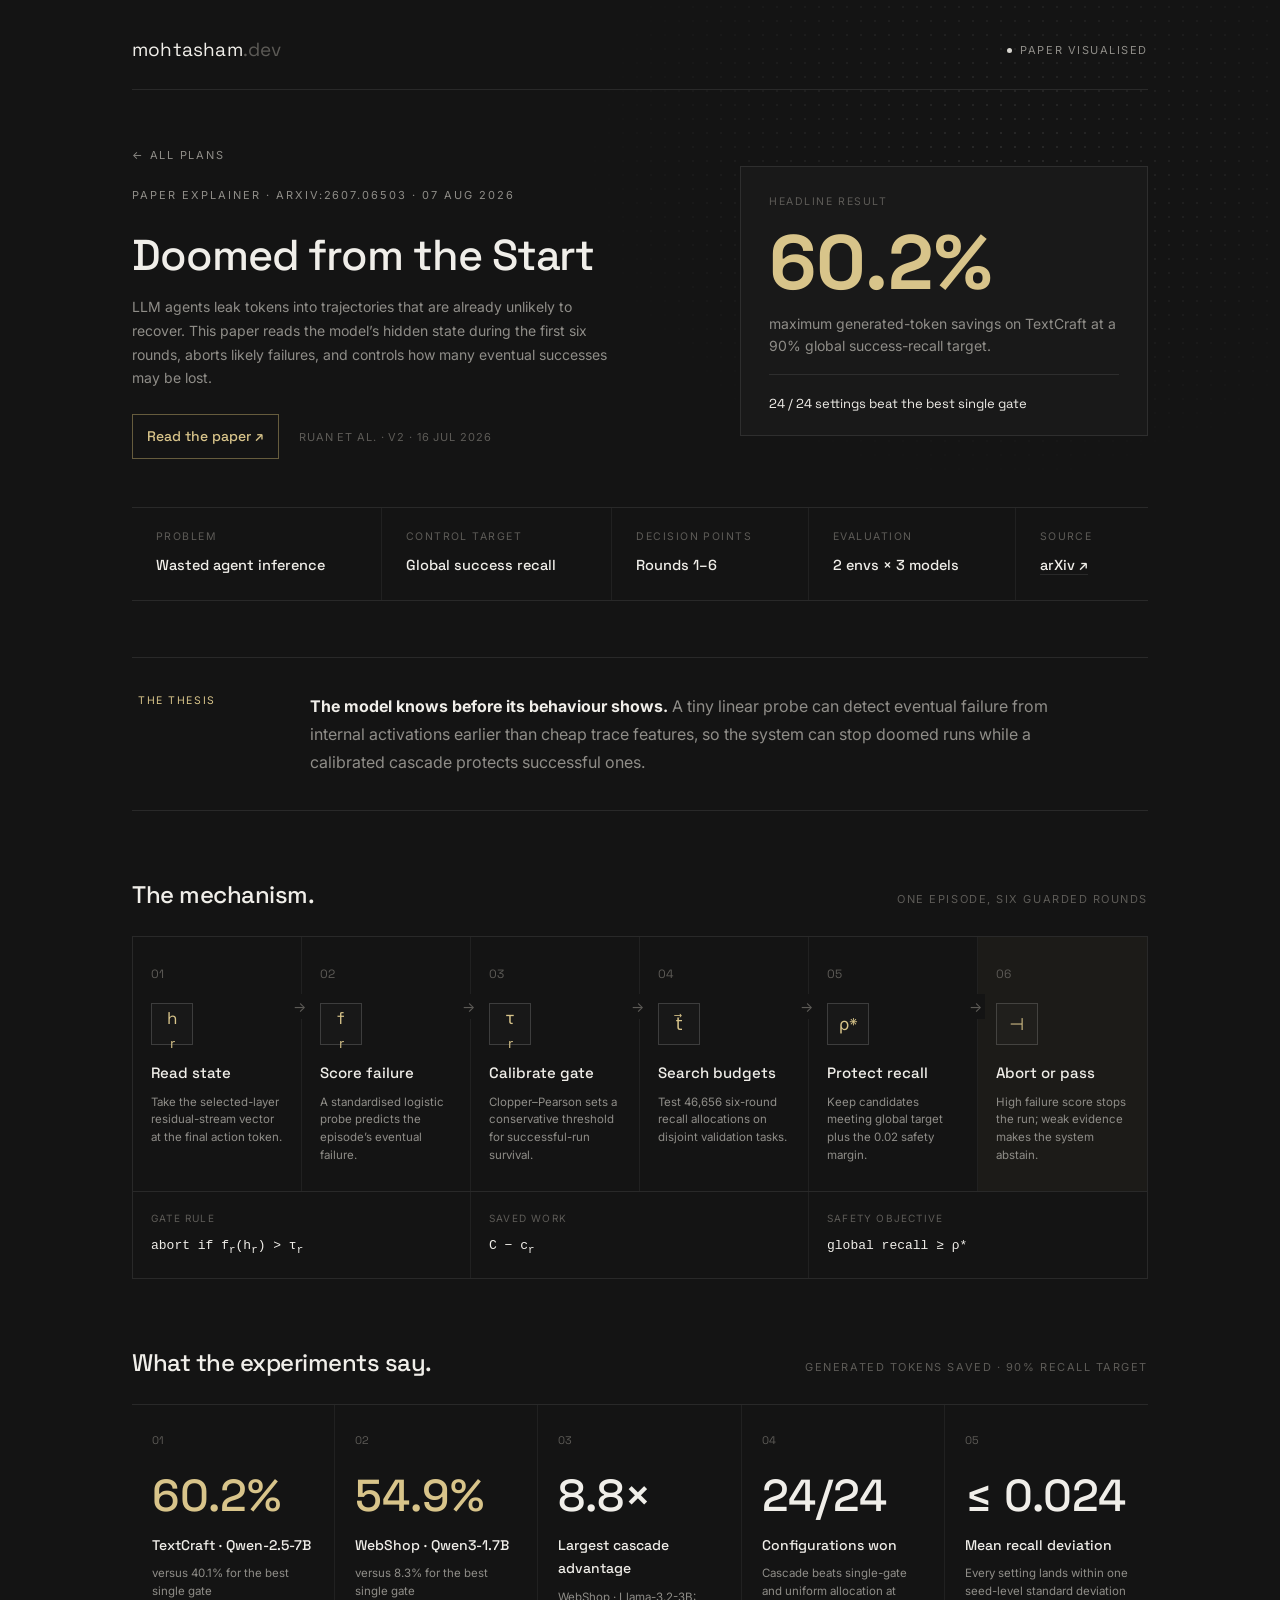
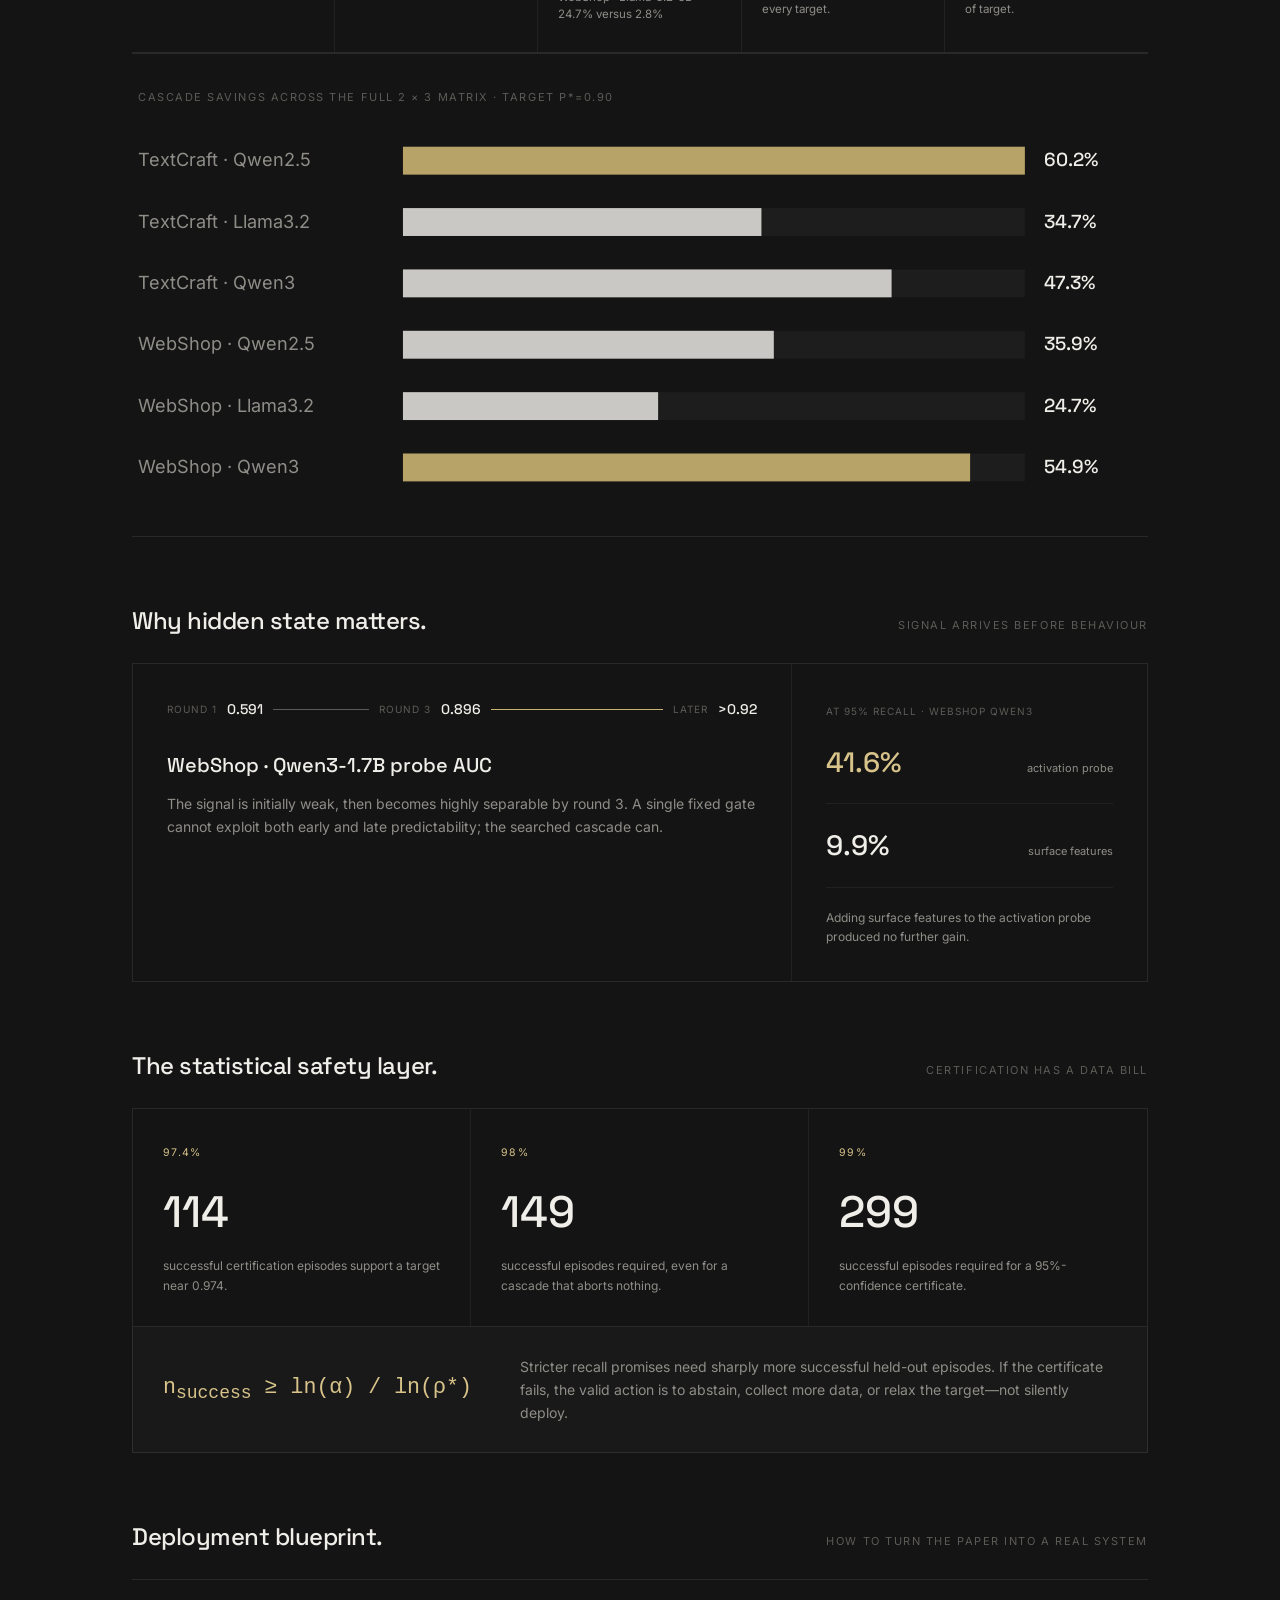
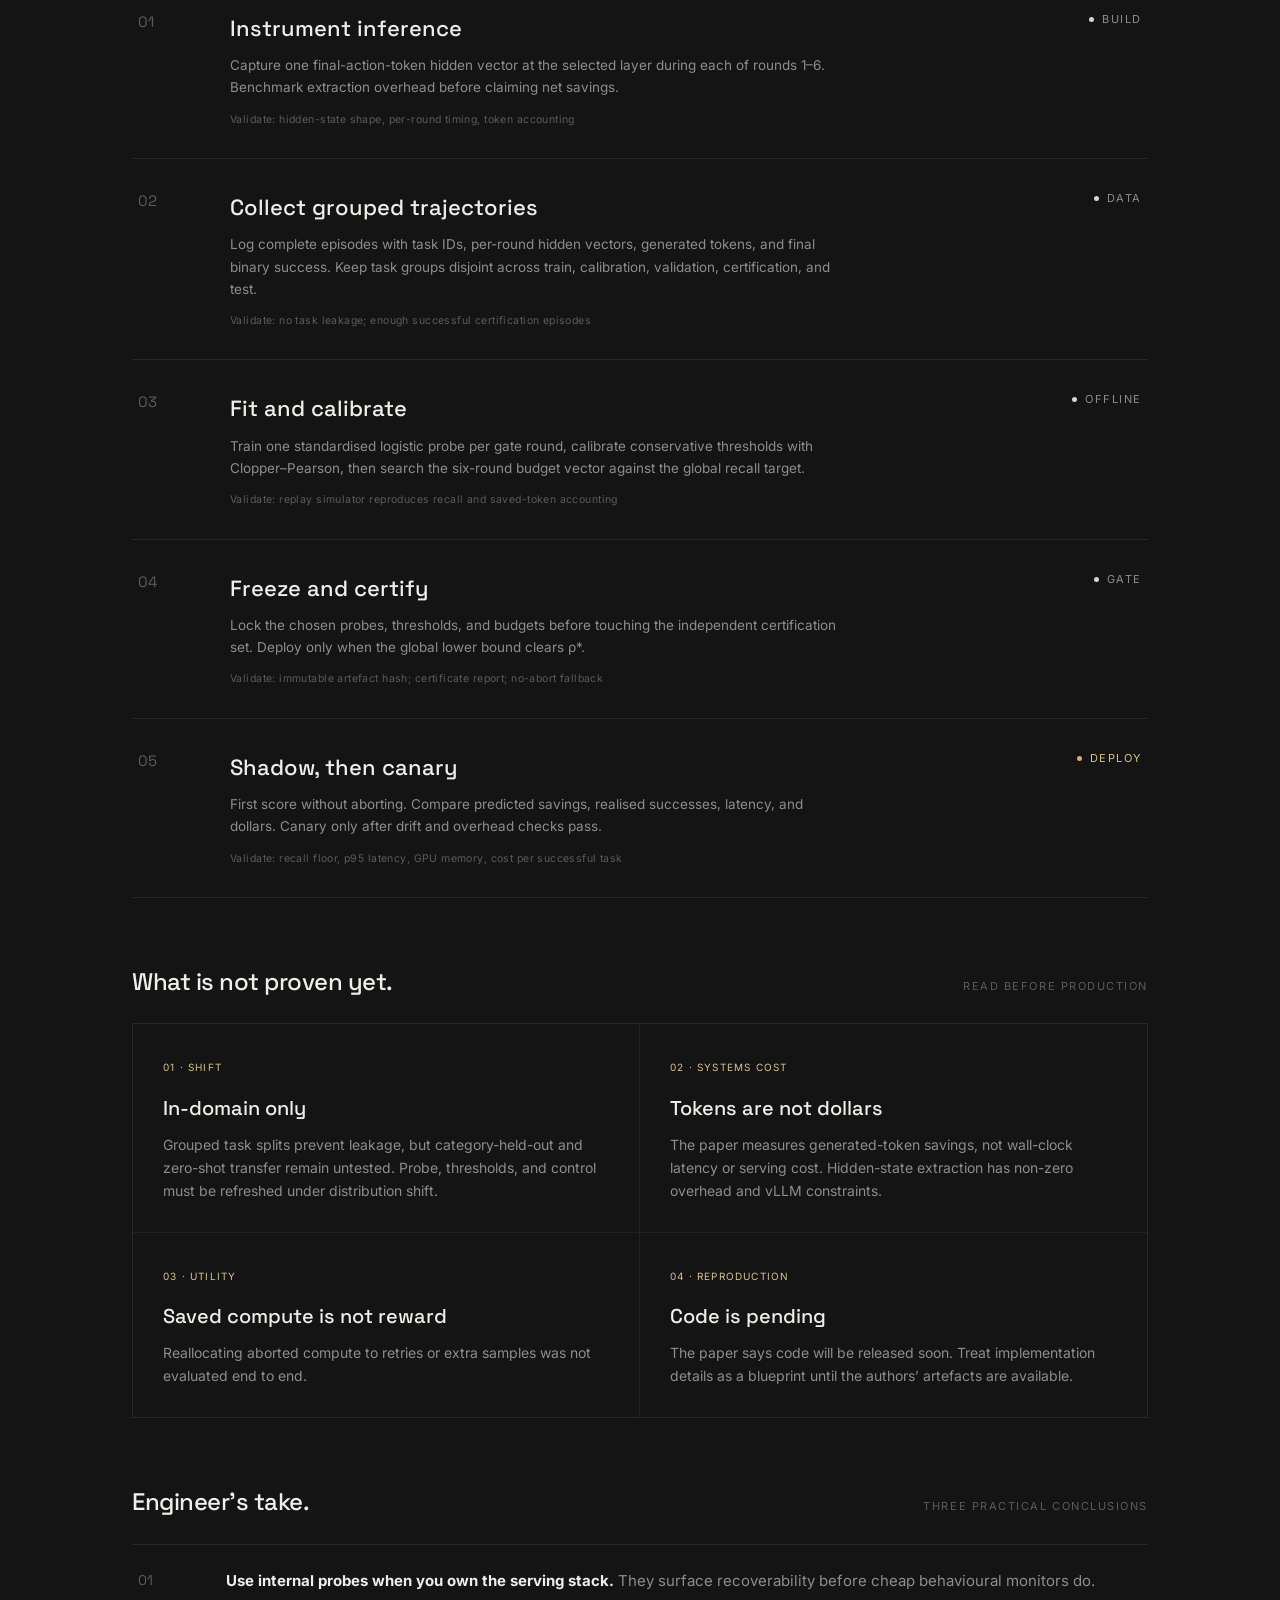
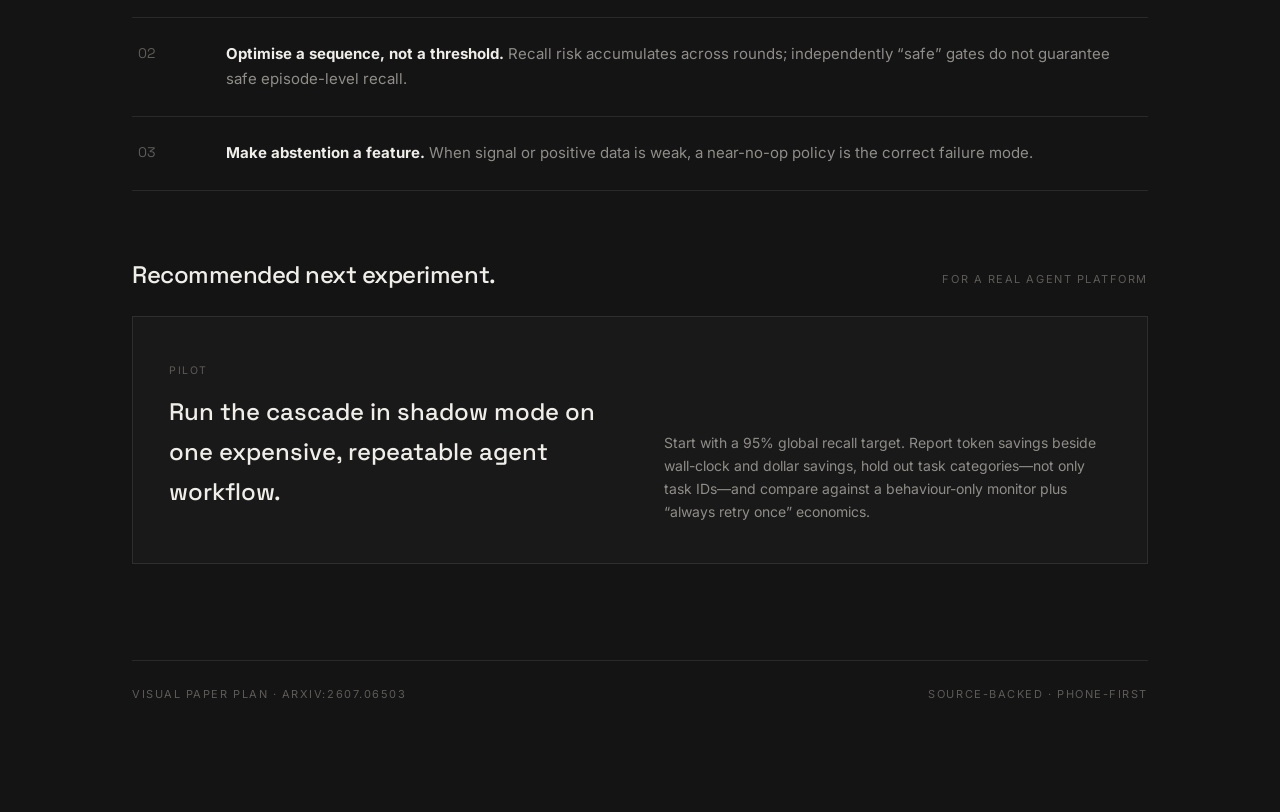
<file: doomed-agent-early-abort/index.html>
<!doctype html>
<html lang="en">
  <head>
    <meta charset="utf-8" />
    <meta name="viewport" content="width=device-width, initial-scale=1" />
    <meta name="theme-color" content="#141414" />
    <meta name="description" content="A visual engineering explainer for arXiv:2607.06503: recall-controlled early abort for doomed LLM-agent episodes." />
    <title>Doomed from the Start — Visual Paper Plan</title>
    <link rel="preconnect" href="https://fonts.googleapis.com" />
    <link rel="preconnect" href="https://fonts.gstatic.com" crossorigin />
    <link rel="stylesheet" href="https://fonts.googleapis.com/css2?family=Space+Grotesk:wght@400;500;600&family=Inter:wght@400;500;600&display=swap" />
    <link rel="stylesheet" href="/styles.css" />
    <script src="/components.js" defer></script>
  </head>
  <body class="paper-plan">
    <div class="dots"></div>
    <main class="shell">
      <header class="topbar">
        <a class="brand" href="/">mohtasham<span>.dev</span></a>
        <span class="tag"><span class="dot"></span>Paper visualised</span>
      </header>

      <section class="report-head paper-hero">
        <div>
          <a class="back" href="/">← All plans</a>
          <div class="eyebrow">Paper explainer · arXiv:2607.06503 · 07 Aug 2026</div>
          <h1>Doomed from the Start</h1>
          <p class="lede">LLM agents leak tokens into trajectories that are already unlikely to recover. This paper reads the model’s hidden state during the first six rounds, aborts likely failures, and controls how many eventual successes may be lost.</p>
          <div class="paper-actions">
            <a class="paper-link" href="https://arxiv.org/pdf/2607.06503" target="_blank" rel="noopener">Read the paper ↗</a>
            <span class="paper-byline">Ruan et al. · v2 · 16 Jul 2026</span>
          </div>
        </div>
        <aside class="report-aside result-aside">
          <div class="aside-kicker">Headline result</div>
          <strong>60.2%</strong>
          <p>maximum generated-token savings on TextCraft at a 90% global success-recall target.</p>
          <div class="aside-rule"></div>
          <span>24 / 24 settings beat the best single gate</span>
        </aside>
      </section>

      <section class="details">
        <div class="detail"><span>Problem</span><b>Wasted agent inference</b></div>
        <div class="detail"><span>Control target</span><b>Global success recall</b></div>
        <div class="detail"><span>Decision points</span><b>Rounds 1–6</b></div>
        <div class="detail"><span>Evaluation</span><b>2 envs × 3 models</b></div>
        <div class="detail"><span>Source</span><a href="https://arxiv.org/abs/2607.06503" target="_blank" rel="noopener">arXiv ↗</a></div>
      </section>

      <section class="thesis-band">
        <span class="thesis-label">The thesis</span>
        <p><b>The model knows before its behaviour shows.</b> A tiny linear probe can detect eventual failure from internal activations earlier than cheap trace features, so the system can stop doomed runs while a calibrated cascade protects successful ones.</p>
      </section>

      <section>
        <div class="section-head"><h2>The mechanism.</h2><p>One episode, six guarded rounds</p></div>
        <div class="cascade-map" aria-label="Six-stage recall-controlled probe cascade">
          <article><span>01</span><div class="cascade-icon">h<sub>r</sub></div><h3>Read state</h3><p>Take the selected-layer residual-stream vector at the final action token.</p></article>
          <article><span>02</span><div class="cascade-icon">f<sub>r</sub></div><h3>Score failure</h3><p>A standardised logistic probe predicts the episode’s eventual failure.</p></article>
          <article><span>03</span><div class="cascade-icon">τ<sub>r</sub></div><h3>Calibrate gate</h3><p>Clopper–Pearson sets a conservative threshold for successful-run survival.</p></article>
          <article><span>04</span><div class="cascade-icon">t⃗</div><h3>Search budgets</h3><p>Test 46,656 six-round recall allocations on disjoint validation tasks.</p></article>
          <article><span>05</span><div class="cascade-icon">ρ*</div><h3>Protect recall</h3><p>Keep candidates meeting global target plus the 0.02 safety margin.</p></article>
          <article class="decision-stage"><span>06</span><div class="cascade-icon">⊣</div><h3>Abort or pass</h3><p>High failure score stops the run; weak evidence makes the system abstain.</p></article>
        </div>
        <div class="equation-strip">
          <div><span>Gate rule</span><code>abort if f<sub>r</sub>(h<sub>r</sub>) &gt; τ<sub>r</sub></code></div>
          <div><span>Saved work</span><code>C − c<sub>r</sub></code></div>
          <div><span>Safety objective</span><code>global recall ≥ ρ*</code></div>
        </div>
      </section>

      <section>
        <div class="section-head"><h2>What the experiments say.</h2><p>Generated tokens saved · 90% recall target</p></div>
        <div class="evidence-grid">
          <article class="evidence-card lead-evidence"><span class="evidence-num">01</span><strong>60.2%</strong><h3>TextCraft · Qwen-2.5-7B</h3><p>versus 40.1% for the best single gate</p></article>
          <article class="evidence-card lead-evidence"><span class="evidence-num">02</span><strong>54.9%</strong><h3>WebShop · Qwen3-1.7B</h3><p>versus 8.3% for the best single gate</p></article>
          <article class="evidence-card"><span class="evidence-num">03</span><strong>8.8×</strong><h3>Largest cascade advantage</h3><p>WebShop · Llama-3.2-3B: 24.7% versus 2.8%</p></article>
          <article class="evidence-card"><span class="evidence-num">04</span><strong>24/24</strong><h3>Configurations won</h3><p>Cascade beats single-gate and uniform allocation at every target.</p></article>
          <article class="evidence-card"><span class="evidence-num">05</span><strong>≤ 0.024</strong><h3>Mean recall deviation</h3><p>Every setting lands within one seed-level standard deviation of target.</p></article>
        </div>
        <vp-bar-chart label="Cascade savings across the full 2 × 3 matrix · target ρ*=0.90" data='[
          {"label":"TextCraft · Qwen2.5","value":60.2,"display":"60.2%","highlight":true},
          {"label":"TextCraft · Llama3.2","value":34.7,"display":"34.7%"},
          {"label":"TextCraft · Qwen3","value":47.3,"display":"47.3%"},
          {"label":"WebShop · Qwen2.5","value":35.9,"display":"35.9%"},
          {"label":"WebShop · Llama3.2","value":24.7,"display":"24.7%"},
          {"label":"WebShop · Qwen3","value":54.9,"display":"54.9%","highlight":true}
        ]'></vp-bar-chart>
      </section>

      <section>
        <div class="section-head"><h2>Why hidden state matters.</h2><p>Signal arrives before behaviour</p></div>
        <div class="signal-layout">
          <article class="signal-story">
            <div class="round-rise"><span>Round 1</span><b>0.591</b><i></i><span>Round 3</span><b>0.896</b><i class="wide"></i><span>Later</span><b>&gt;0.92</b></div>
            <h3>WebShop · Qwen3-1.7B probe AUC</h3>
            <p>The signal is initially weak, then becomes highly separable by round 3. A single fixed gate cannot exploit both early and late predictability; the searched cascade can.</p>
          </article>
          <article class="compare-card">
            <span class="compare-label">At 95% recall · WebShop Qwen3</span>
            <div><b>41.6%</b><span>activation probe</span></div>
            <div><b>9.9%</b><span>surface features</span></div>
            <p>Adding surface features to the activation probe produced no further gain.</p>
          </article>
        </div>
      </section>

      <section>
        <div class="section-head"><h2>The statistical safety layer.</h2><p>Certification has a data bill</p></div>
        <div class="cert-grid">
          <article><span class="cert-target">97.4%</span><b>114</b><p>successful certification episodes support a target near 0.974.</p></article>
          <article><span class="cert-target">98%</span><b>149</b><p>successful episodes required, even for a cascade that aborts nothing.</p></article>
          <article><span class="cert-target">99%</span><b>299</b><p>successful episodes required for a 95%-confidence certificate.</p></article>
        </div>
        <div class="formula-callout"><code>n<sub>success</sub> ≥ ln(α) / ln(ρ*)</code><p>Stricter recall promises need sharply more successful held-out episodes. If the certificate fails, the valid action is to abstain, collect more data, or relax the target—not silently deploy.</p></div>
      </section>

      <section>
        <div class="section-head"><h2>Deployment blueprint.</h2><p>How to turn the paper into a real system</p></div>
        <div class="timeline implementation-timeline">
          <article class="tl-step"><span class="tl-num">01</span><div><h3>Instrument inference</h3><p>Capture one final-action-token hidden vector at the selected layer during each of rounds 1–6. Benchmark extraction overhead before claiming net savings.</p><small>Validate: hidden-state shape, per-round timing, token accounting</small></div><span class="tl-status">Build</span></article>
          <article class="tl-step"><span class="tl-num">02</span><div><h3>Collect grouped trajectories</h3><p>Log complete episodes with task IDs, per-round hidden vectors, generated tokens, and final binary success. Keep task groups disjoint across train, calibration, validation, certification, and test.</p><small>Validate: no task leakage; enough successful certification episodes</small></div><span class="tl-status">Data</span></article>
          <article class="tl-step"><span class="tl-num">03</span><div><h3>Fit and calibrate</h3><p>Train one standardised logistic probe per gate round, calibrate conservative thresholds with Clopper–Pearson, then search the six-round budget vector against the global recall target.</p><small>Validate: replay simulator reproduces recall and saved-token accounting</small></div><span class="tl-status">Offline</span></article>
          <article class="tl-step"><span class="tl-num">04</span><div><h3>Freeze and certify</h3><p>Lock the chosen probes, thresholds, and budgets before touching the independent certification set. Deploy only when the global lower bound clears ρ*.</p><small>Validate: immutable artefact hash; certificate report; no-abort fallback</small></div><span class="tl-status">Gate</span></article>
          <article class="tl-step now"><span class="tl-num">05</span><div><h3>Shadow, then canary</h3><p>First score without aborting. Compare predicted savings, realised successes, latency, and dollars. Canary only after drift and overhead checks pass.</p><small>Validate: recall floor, p95 latency, GPU memory, cost per successful task</small></div><span class="tl-status">Deploy</span></article>
        </div>
      </section>

      <section>
        <div class="section-head"><h2>What is not proven yet.</h2><p>Read before production</p></div>
        <div class="risk-grid">
          <article><span>01 · Shift</span><h3>In-domain only</h3><p>Grouped task splits prevent leakage, but category-held-out and zero-shot transfer remain untested. Probe, thresholds, and control must be refreshed under distribution shift.</p></article>
          <article><span>02 · Systems cost</span><h3>Tokens are not dollars</h3><p>The paper measures generated-token savings, not wall-clock latency or serving cost. Hidden-state extraction has non-zero overhead and vLLM constraints.</p></article>
          <article><span>03 · Utility</span><h3>Saved compute is not reward</h3><p>Reallocating aborted compute to retries or extra samples was not evaluated end to end.</p></article>
          <article><span>04 · Reproduction</span><h3>Code is pending</h3><p>The paper says code will be released soon. Treat implementation details as a blueprint until the authors’ artefacts are available.</p></article>
        </div>
      </section>

      <section>
        <div class="section-head"><h2>Engineer’s take.</h2><p>Three practical conclusions</p></div>
        <div class="takeaway-list">
          <article><span>01</span><p><b>Use internal probes when you own the serving stack.</b> They surface recoverability before cheap behavioural monitors do.</p></article>
          <article><span>02</span><p><b>Optimise a sequence, not a threshold.</b> Recall risk accumulates across rounds; independently “safe” gates do not guarantee safe episode-level recall.</p></article>
          <article><span>03</span><p><b>Make abstention a feature.</b> When signal or positive data is weak, a near-no-op policy is the correct failure mode.</p></article>
        </div>
      </section>

      <section>
        <div class="section-head"><h2>Recommended next experiment.</h2><p>For a real agent platform</p></div>
        <div class="callout next-experiment">
          <div><span class="callout-kicker">Pilot</span><h3>Run the cascade in shadow mode on one expensive, repeatable agent workflow.</h3></div>
          <p>Start with a 95% global recall target. Report token savings beside wall-clock and dollar savings, hold out task categories—not only task IDs—and compare against a behaviour-only monitor plus “always retry once” economics.</p>
        </div>
      </section>

      <footer class="footer"><span>Visual paper plan · arXiv:2607.06503</span><span>Source-backed · phone-first</span></footer>
    </main>
  </body>
</html>
</file>
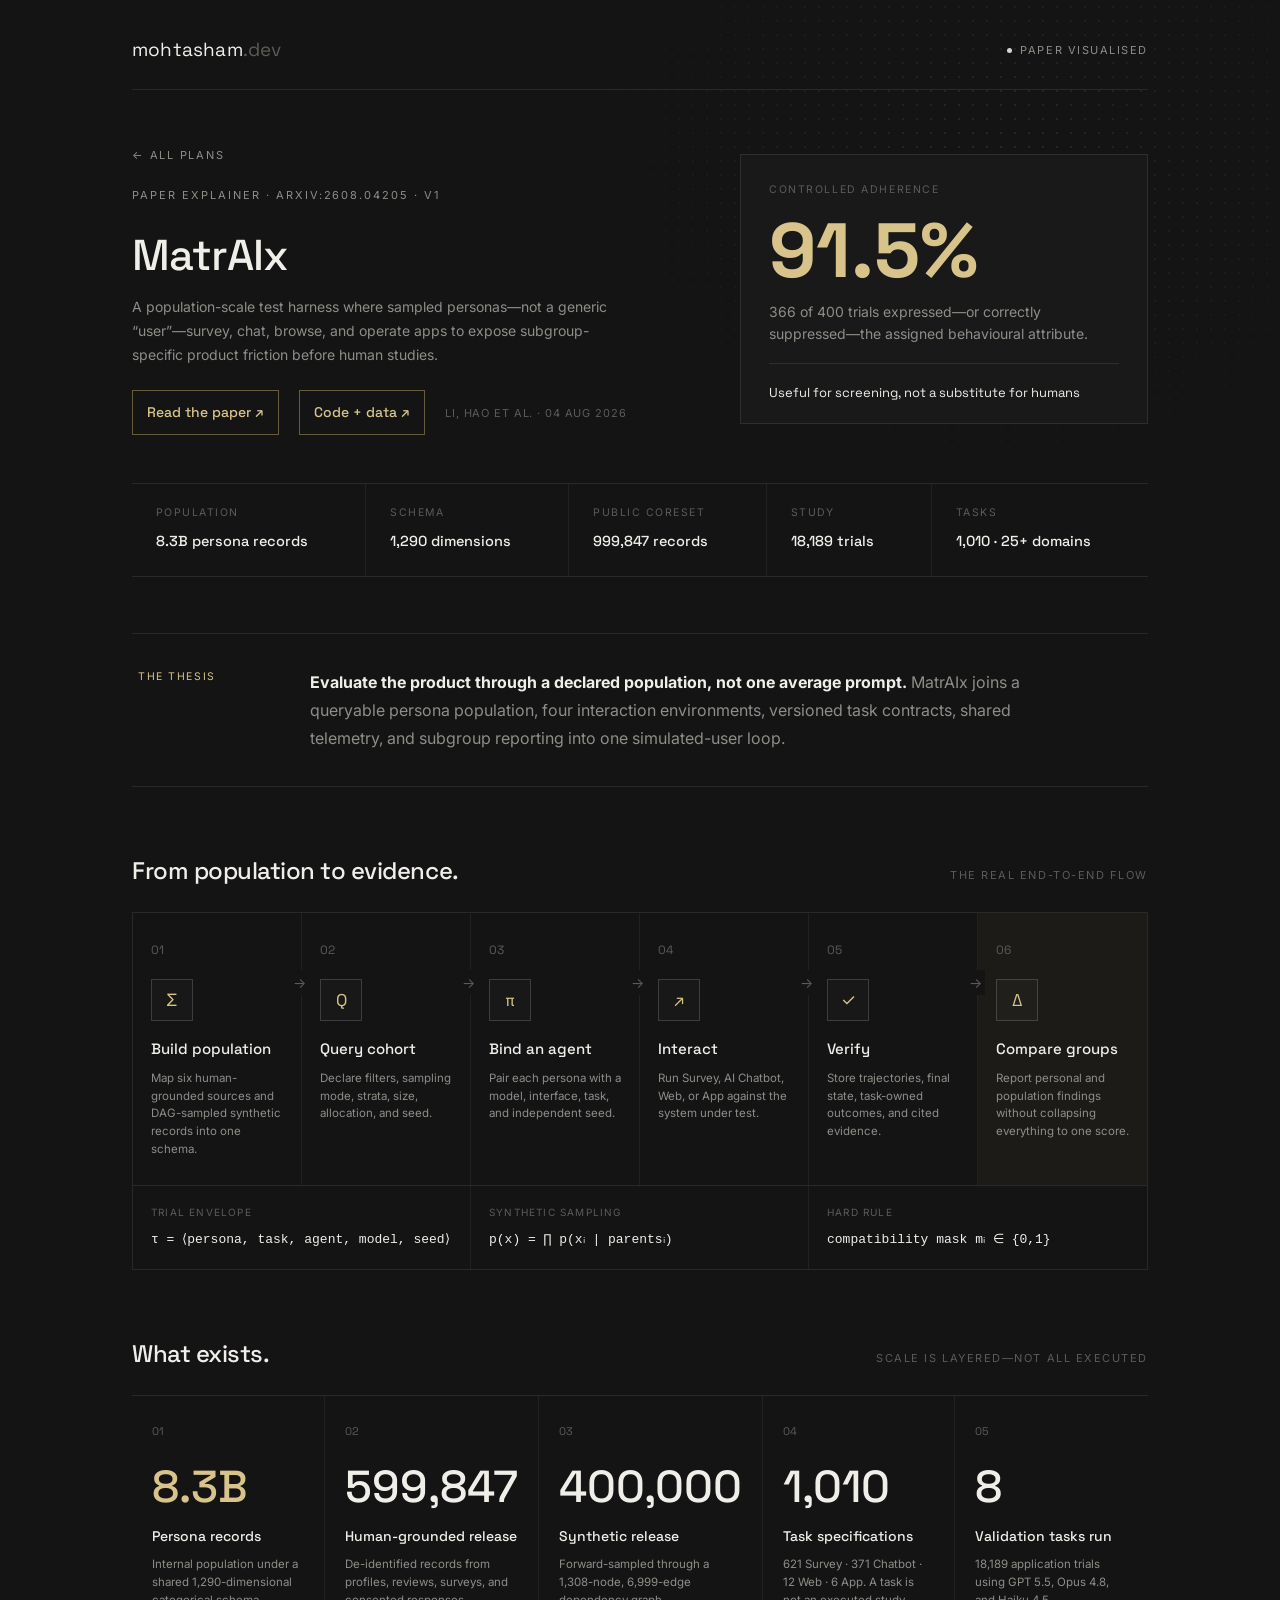
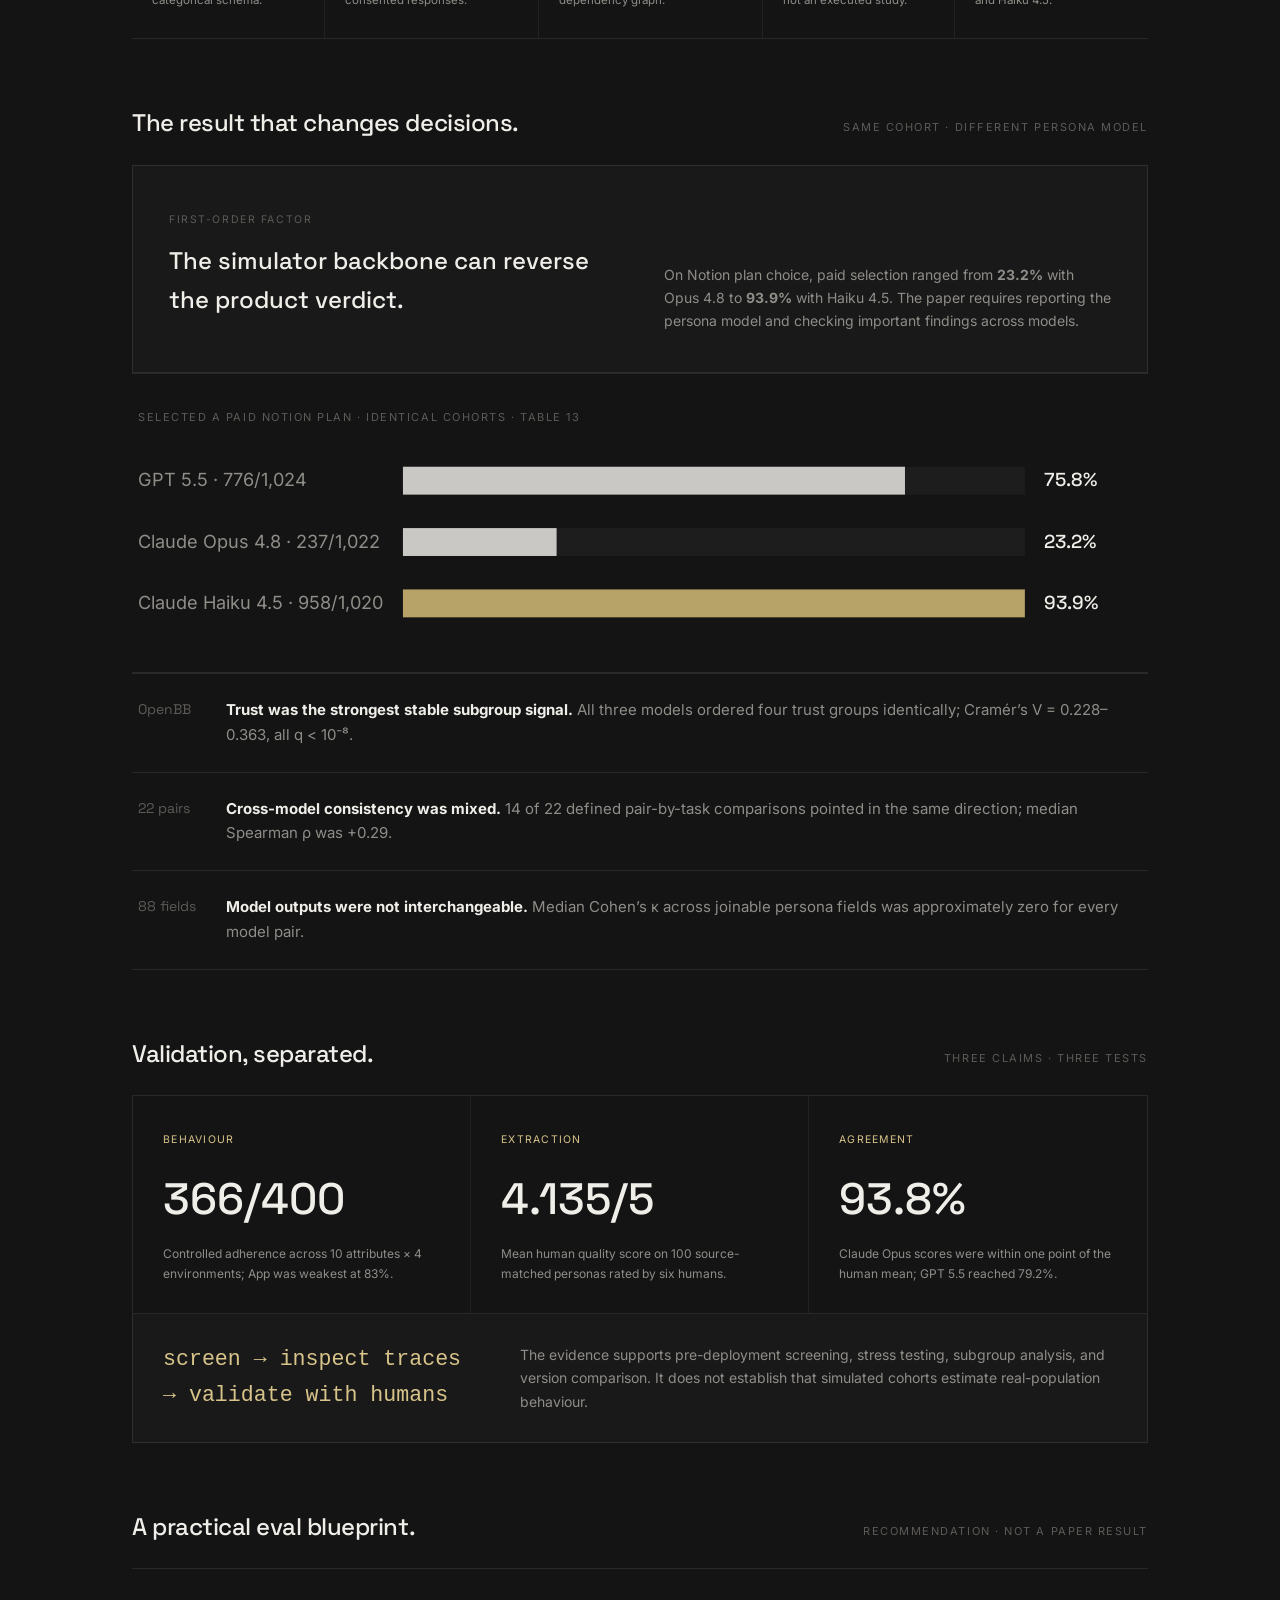
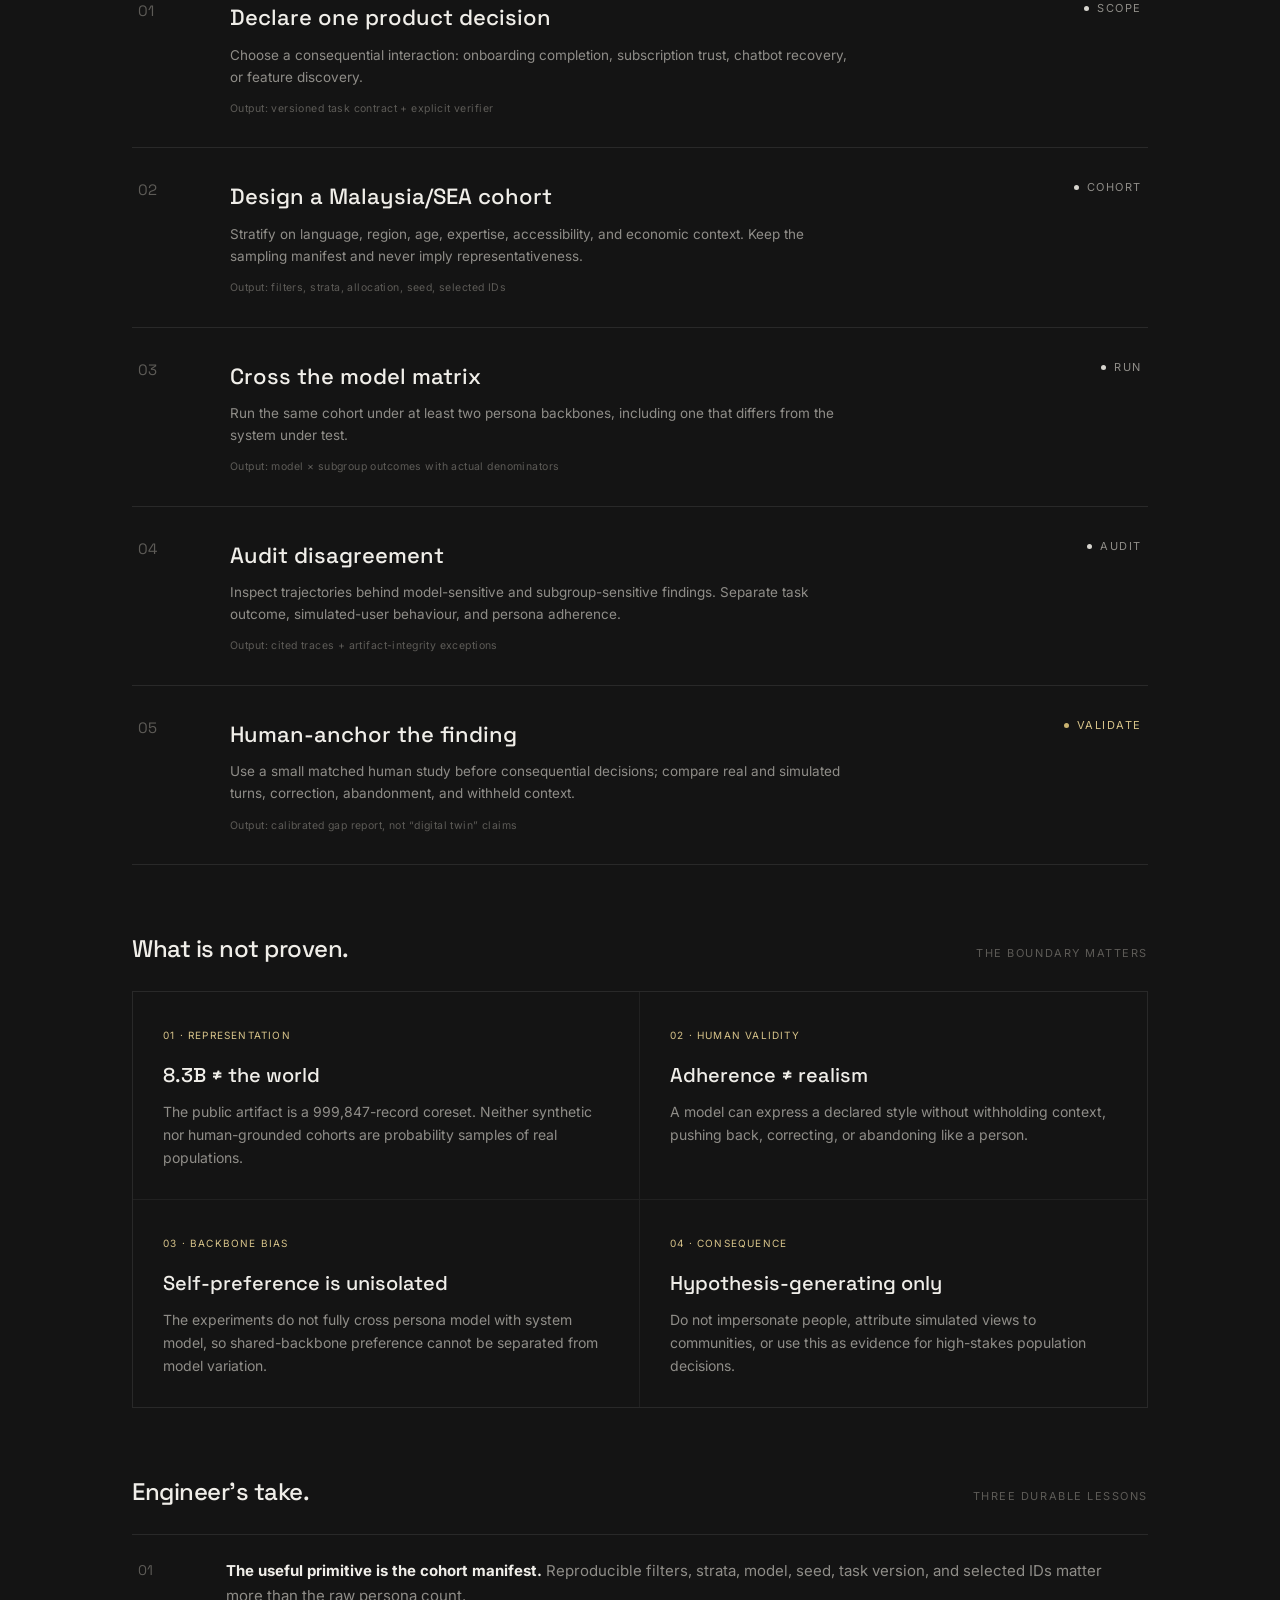
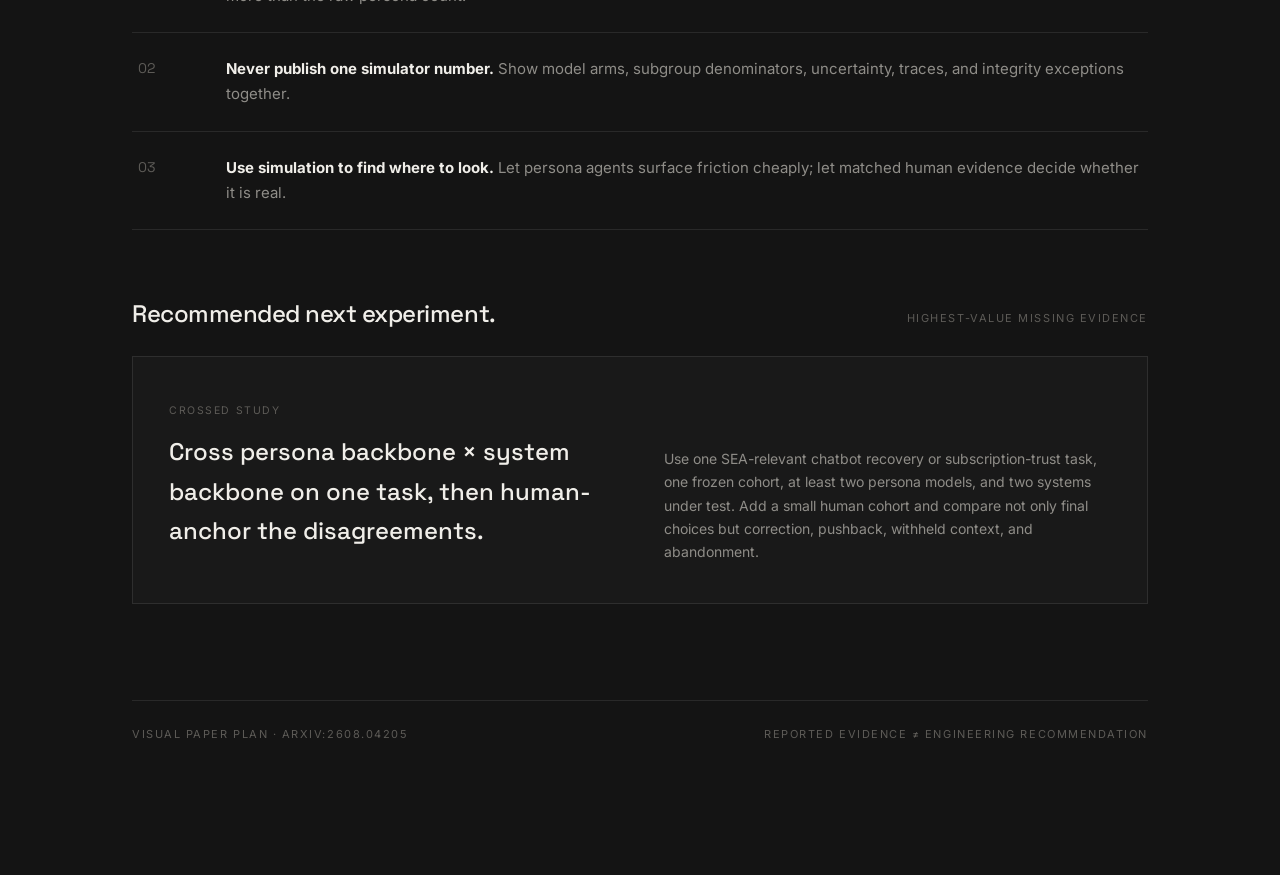
<file: matraix-persona-agents/index.html>
<!doctype html>
<html lang="en">
  <head>
    <meta charset="utf-8" />
    <meta name="viewport" content="width=device-width, initial-scale=1" />
    <meta name="theme-color" content="#141414" />
    <meta name="description" content="A source-backed visual explainer for MatrAIx: a simulated-user evaluation system built around Persona 8B, four environments, and 1,010 product tasks." />
    <title>MatrAIx — Visual Paper Explainer</title>
    <link rel="preconnect" href="https://fonts.googleapis.com" />
    <link rel="preconnect" href="https://fonts.gstatic.com" crossorigin />
    <link rel="stylesheet" href="https://fonts.googleapis.com/css2?family=Space+Grotesk:wght@400;500;600&family=Inter:wght@400;500;600&display=swap" />
    <link rel="stylesheet" href="/styles.css" />
    <script src="/components.js" defer></script>
  </head>
  <body class="paper-plan">
    <div class="dots"></div>
    <main class="shell">
      <header class="topbar">
        <a class="brand" href="/">mohtasham<span>.dev</span></a>
        <span class="tag"><span class="dot"></span>Paper visualised</span>
      </header>

      <section class="report-head paper-hero">
        <div>
          <a class="back" href="/">← All plans</a>
          <div class="eyebrow">Paper explainer · arXiv:2608.04205 · v1</div>
          <h1>MatrAIx</h1>
          <p class="lede">A population-scale test harness where sampled personas—not a generic “user”—survey, chat, browse, and operate apps to expose subgroup-specific product friction before human studies.</p>
          <div class="paper-actions">
            <a class="paper-link" href="https://arxiv.org/pdf/2608.04205" target="_blank" rel="noopener">Read the paper ↗</a>
            <a class="paper-link" href="https://github.com/MatrAIx-ai/MatrAIx-Persona-8B" target="_blank" rel="noopener">Code + data ↗</a>
            <span class="paper-byline">Li, Hao et al. · 04 Aug 2026</span>
          </div>
        </div>
        <aside class="report-aside result-aside">
          <div class="aside-kicker">Controlled adherence</div>
          <strong>91.5%</strong>
          <p>366 of 400 trials expressed—or correctly suppressed—the assigned behavioural attribute.</p>
          <div class="aside-rule"></div>
          <span>Useful for screening, not a substitute for humans</span>
        </aside>
      </section>

      <section class="details">
        <div class="detail"><span>Population</span><b>8.3B persona records</b></div>
        <div class="detail"><span>Schema</span><b>1,290 dimensions</b></div>
        <div class="detail"><span>Public coreset</span><b>999,847 records</b></div>
        <div class="detail"><span>Study</span><b>18,189 trials</b></div>
        <div class="detail"><span>Tasks</span><b>1,010 · 25+ domains</b></div>
      </section>

      <section class="thesis-band">
        <span class="thesis-label">The thesis</span>
        <p><b>Evaluate the product through a declared population, not one average prompt.</b> MatrAIx joins a queryable persona population, four interaction environments, versioned task contracts, shared telemetry, and subgroup reporting into one simulated-user loop.</p>
      </section>

      <section>
        <div class="section-head"><h2>From population to evidence.</h2><p>The real end-to-end flow</p></div>
        <div class="cascade-map" aria-label="MatrAIx simulated-user evaluation flow">
          <article><span>01</span><div class="cascade-icon">Σ</div><h3>Build population</h3><p>Map six human-grounded sources and DAG-sampled synthetic records into one schema.</p></article>
          <article><span>02</span><div class="cascade-icon">Q</div><h3>Query cohort</h3><p>Declare filters, sampling mode, strata, size, allocation, and seed.</p></article>
          <article><span>03</span><div class="cascade-icon">π</div><h3>Bind an agent</h3><p>Pair each persona with a model, interface, task, and independent seed.</p></article>
          <article><span>04</span><div class="cascade-icon">↗</div><h3>Interact</h3><p>Run Survey, AI Chatbot, Web, or App against the system under test.</p></article>
          <article><span>05</span><div class="cascade-icon">✓</div><h3>Verify</h3><p>Store trajectories, final state, task-owned outcomes, and cited evidence.</p></article>
          <article><span>06</span><div class="cascade-icon">Δ</div><h3>Compare groups</h3><p>Report personal and population findings without collapsing everything to one score.</p></article>
        </div>
        <div class="equation-strip">
          <div><span>Trial envelope</span><code>τ = ⟨persona, task, agent, model, seed⟩</code></div>
          <div><span>Synthetic sampling</span><code>p(x) = ∏ p(xᵢ | parentsᵢ)</code></div>
          <div><span>Hard rule</span><code>compatibility mask mᵢ ∈ {0,1}</code></div>
        </div>
      </section>

      <section>
        <div class="section-head"><h2>What exists.</h2><p>Scale is layered—not all executed</p></div>
        <div class="evidence-grid">
          <article class="evidence-card lead-evidence"><span class="evidence-num">01</span><strong>8.3B</strong><h3>Persona records</h3><p>Internal population under a shared 1,290-dimensional categorical schema.</p></article>
          <article class="evidence-card"><span class="evidence-num">02</span><strong>599,847</strong><h3>Human-grounded release</h3><p>De-identified records from profiles, reviews, surveys, and consented responses.</p></article>
          <article class="evidence-card"><span class="evidence-num">03</span><strong>400,000</strong><h3>Synthetic release</h3><p>Forward-sampled through a 1,308-node, 6,999-edge dependency graph.</p></article>
          <article class="evidence-card"><span class="evidence-num">04</span><strong>1,010</strong><h3>Task specifications</h3><p>621 Survey · 371 Chatbot · 12 Web · 6 App. A task is not an executed study.</p></article>
          <article class="evidence-card"><span class="evidence-num">05</span><strong>8</strong><h3>Validation tasks run</h3><p>18,189 application trials using GPT 5.5, Opus 4.8, and Haiku 4.5.</p></article>
        </div>
      </section>

      <section>
        <div class="section-head"><h2>The result that changes decisions.</h2><p>Same cohort · different persona model</p></div>
        <div class="callout next-experiment">
          <div><span class="callout-kicker">First-order factor</span><h3>The simulator backbone can reverse the product verdict.</h3></div>
          <p>On Notion plan choice, paid selection ranged from <b>23.2%</b> with Opus 4.8 to <b>93.9%</b> with Haiku 4.5. The paper requires reporting the persona model and checking important findings across models.</p>
        </div>
        <vp-bar-chart label="Selected a paid Notion plan · identical cohorts · Table 13" data='[
          {"label":"GPT 5.5 · 776/1,024","value":75.8,"display":"75.8%"},
          {"label":"Claude Opus 4.8 · 237/1,022","value":23.2,"display":"23.2%"},
          {"label":"Claude Haiku 4.5 · 958/1,020","value":93.9,"display":"93.9%","highlight":true}
        ]'></vp-bar-chart>
        <div class="takeaway-list">
          <article><span>OpenBB</span><p><b>Trust was the strongest stable subgroup signal.</b> All three models ordered four trust groups identically; Cramér’s V = 0.228–0.363, all q &lt; 10⁻⁸.</p></article>
          <article><span>22 pairs</span><p><b>Cross-model consistency was mixed.</b> 14 of 22 defined pair-by-task comparisons pointed in the same direction; median Spearman ρ was +0.29.</p></article>
          <article><span>88 fields</span><p><b>Model outputs were not interchangeable.</b> Median Cohen’s κ across joinable persona fields was approximately zero for every model pair.</p></article>
        </div>
      </section>

      <section>
        <div class="section-head"><h2>Validation, separated.</h2><p>Three claims · three tests</p></div>
        <div class="cert-grid">
          <article><span class="cert-target">Behaviour</span><b>366/400</b><p>Controlled adherence across 10 attributes × 4 environments; App was weakest at 83%.</p></article>
          <article><span class="cert-target">Extraction</span><b>4.135/5</b><p>Mean human quality score on 100 source-matched personas rated by six humans.</p></article>
          <article><span class="cert-target">Agreement</span><b>93.8%</b><p>Claude Opus scores were within one point of the human mean; GPT 5.5 reached 79.2%.</p></article>
        </div>
        <div class="formula-callout"><code>screen → inspect traces → validate with humans</code><p>The evidence supports pre-deployment screening, stress testing, subgroup analysis, and version comparison. It does not establish that simulated cohorts estimate real-population behaviour.</p></div>
      </section>

      <section>
        <div class="section-head"><h2>A practical eval blueprint.</h2><p>Recommendation · not a paper result</p></div>
        <div class="timeline implementation-timeline">
          <article class="tl-step"><span class="tl-num">01</span><div><h3>Declare one product decision</h3><p>Choose a consequential interaction: onboarding completion, subscription trust, chatbot recovery, or feature discovery.</p><small>Output: versioned task contract + explicit verifier</small></div><span class="tl-status">Scope</span></article>
          <article class="tl-step"><span class="tl-num">02</span><div><h3>Design a Malaysia/SEA cohort</h3><p>Stratify on language, region, age, expertise, accessibility, and economic context. Keep the sampling manifest and never imply representativeness.</p><small>Output: filters, strata, allocation, seed, selected IDs</small></div><span class="tl-status">Cohort</span></article>
          <article class="tl-step"><span class="tl-num">03</span><div><h3>Cross the model matrix</h3><p>Run the same cohort under at least two persona backbones, including one that differs from the system under test.</p><small>Output: model × subgroup outcomes with actual denominators</small></div><span class="tl-status">Run</span></article>
          <article class="tl-step"><span class="tl-num">04</span><div><h3>Audit disagreement</h3><p>Inspect trajectories behind model-sensitive and subgroup-sensitive findings. Separate task outcome, simulated-user behaviour, and persona adherence.</p><small>Output: cited traces + artifact-integrity exceptions</small></div><span class="tl-status">Audit</span></article>
          <article class="tl-step now"><span class="tl-num">05</span><div><h3>Human-anchor the finding</h3><p>Use a small matched human study before consequential decisions; compare real and simulated turns, correction, abandonment, and withheld context.</p><small>Output: calibrated gap report, not “digital twin” claims</small></div><span class="tl-status">Validate</span></article>
        </div>
      </section>

      <section>
        <div class="section-head"><h2>What is not proven.</h2><p>The boundary matters</p></div>
        <div class="risk-grid">
          <article><span>01 · Representation</span><h3>8.3B ≠ the world</h3><p>The public artifact is a 999,847-record coreset. Neither synthetic nor human-grounded cohorts are probability samples of real populations.</p></article>
          <article><span>02 · Human validity</span><h3>Adherence ≠ realism</h3><p>A model can express a declared style without withholding context, pushing back, correcting, or abandoning like a person.</p></article>
          <article><span>03 · Backbone bias</span><h3>Self-preference is unisolated</h3><p>The experiments do not fully cross persona model with system model, so shared-backbone preference cannot be separated from model variation.</p></article>
          <article><span>04 · Consequence</span><h3>Hypothesis-generating only</h3><p>Do not impersonate people, attribute simulated views to communities, or use this as evidence for high-stakes population decisions.</p></article>
        </div>
      </section>

      <section>
        <div class="section-head"><h2>Engineer’s take.</h2><p>Three durable lessons</p></div>
        <div class="takeaway-list">
          <article><span>01</span><p><b>The useful primitive is the cohort manifest.</b> Reproducible filters, strata, model, seed, task version, and selected IDs matter more than the raw persona count.</p></article>
          <article><span>02</span><p><b>Never publish one simulator number.</b> Show model arms, subgroup denominators, uncertainty, traces, and integrity exceptions together.</p></article>
          <article><span>03</span><p><b>Use simulation to find where to look.</b> Let persona agents surface friction cheaply; let matched human evidence decide whether it is real.</p></article>
        </div>
      </section>

      <section>
        <div class="section-head"><h2>Recommended next experiment.</h2><p>Highest-value missing evidence</p></div>
        <div class="callout next-experiment">
          <div><span class="callout-kicker">Crossed study</span><h3>Cross persona backbone × system backbone on one task, then human-anchor the disagreements.</h3></div>
          <p>Use one SEA-relevant chatbot recovery or subscription-trust task, one frozen cohort, at least two persona models, and two systems under test. Add a small human cohort and compare not only final choices but correction, pushback, withheld context, and abandonment.</p>
        </div>
      </section>

      <footer class="footer"><span>Visual paper plan · arXiv:2608.04205</span><span>Reported evidence ≠ engineering recommendation</span></footer>
    </main>
  </body>
</html>
</file>
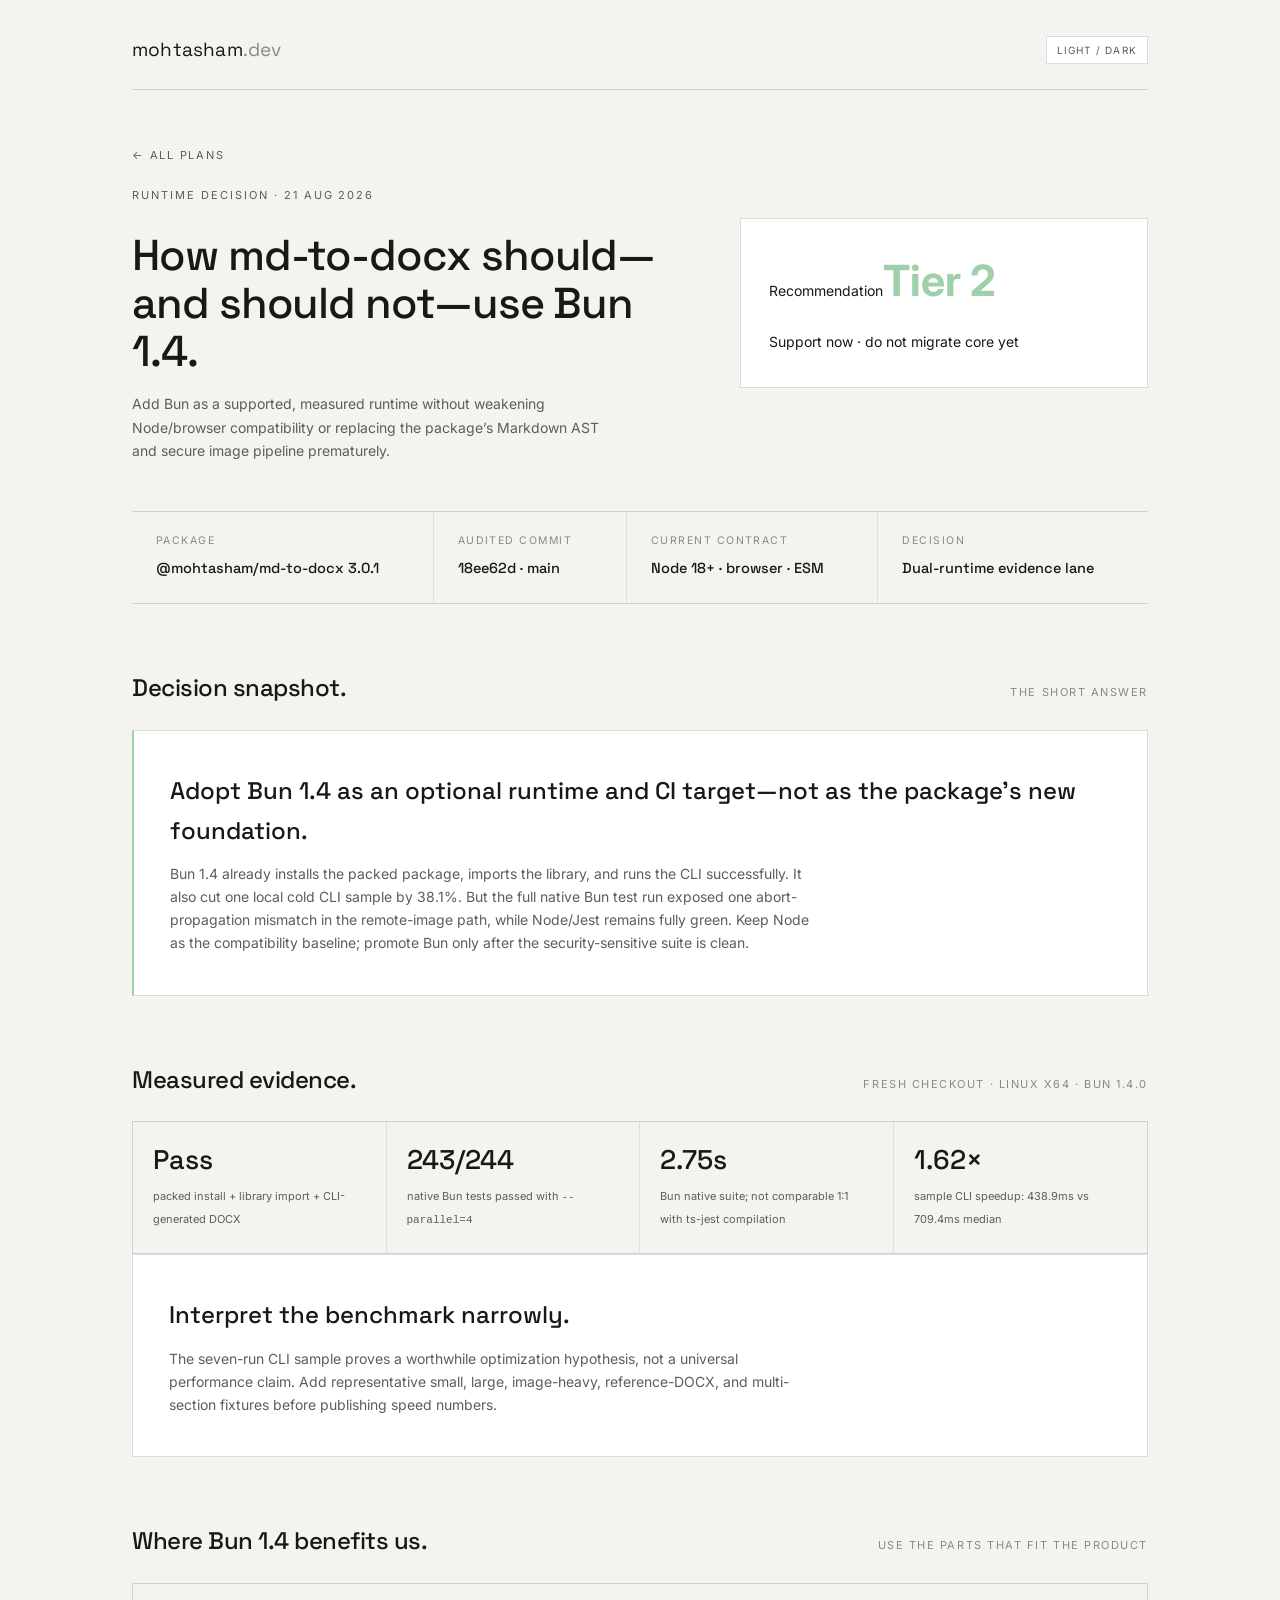
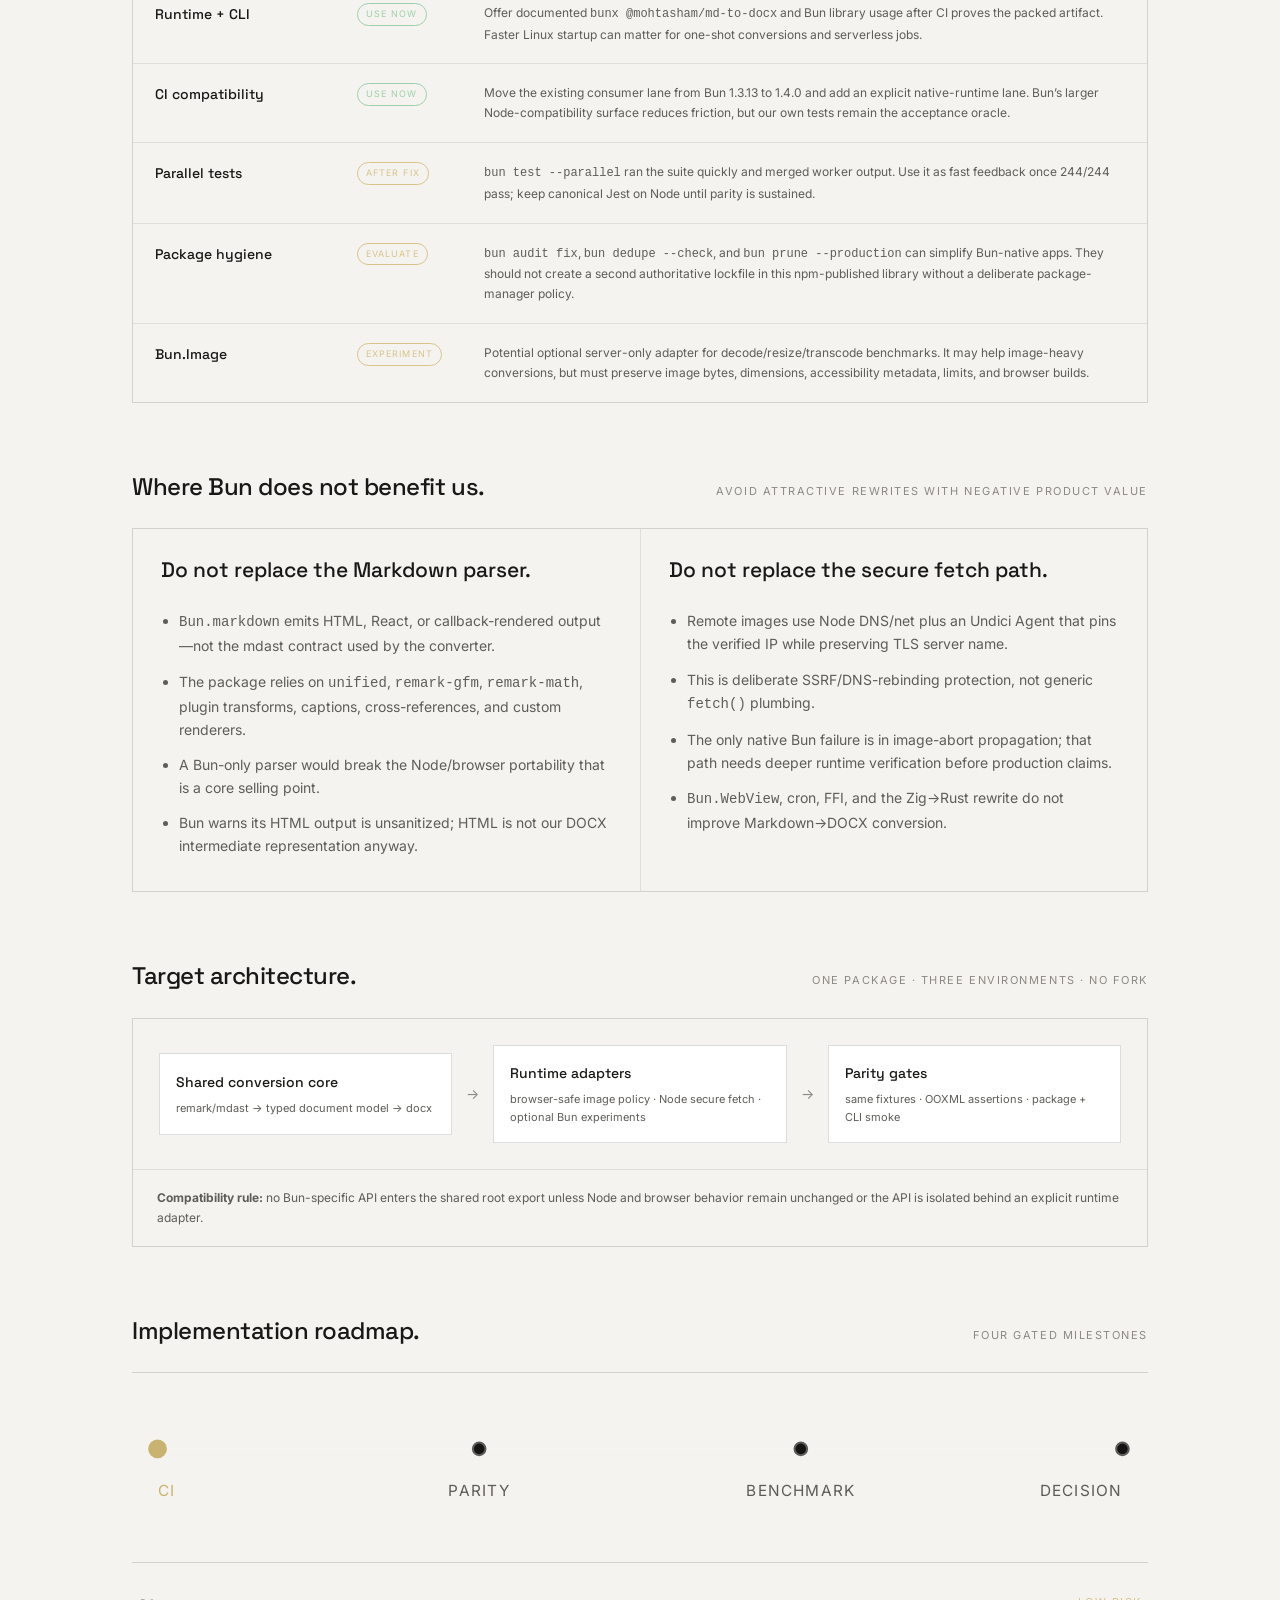
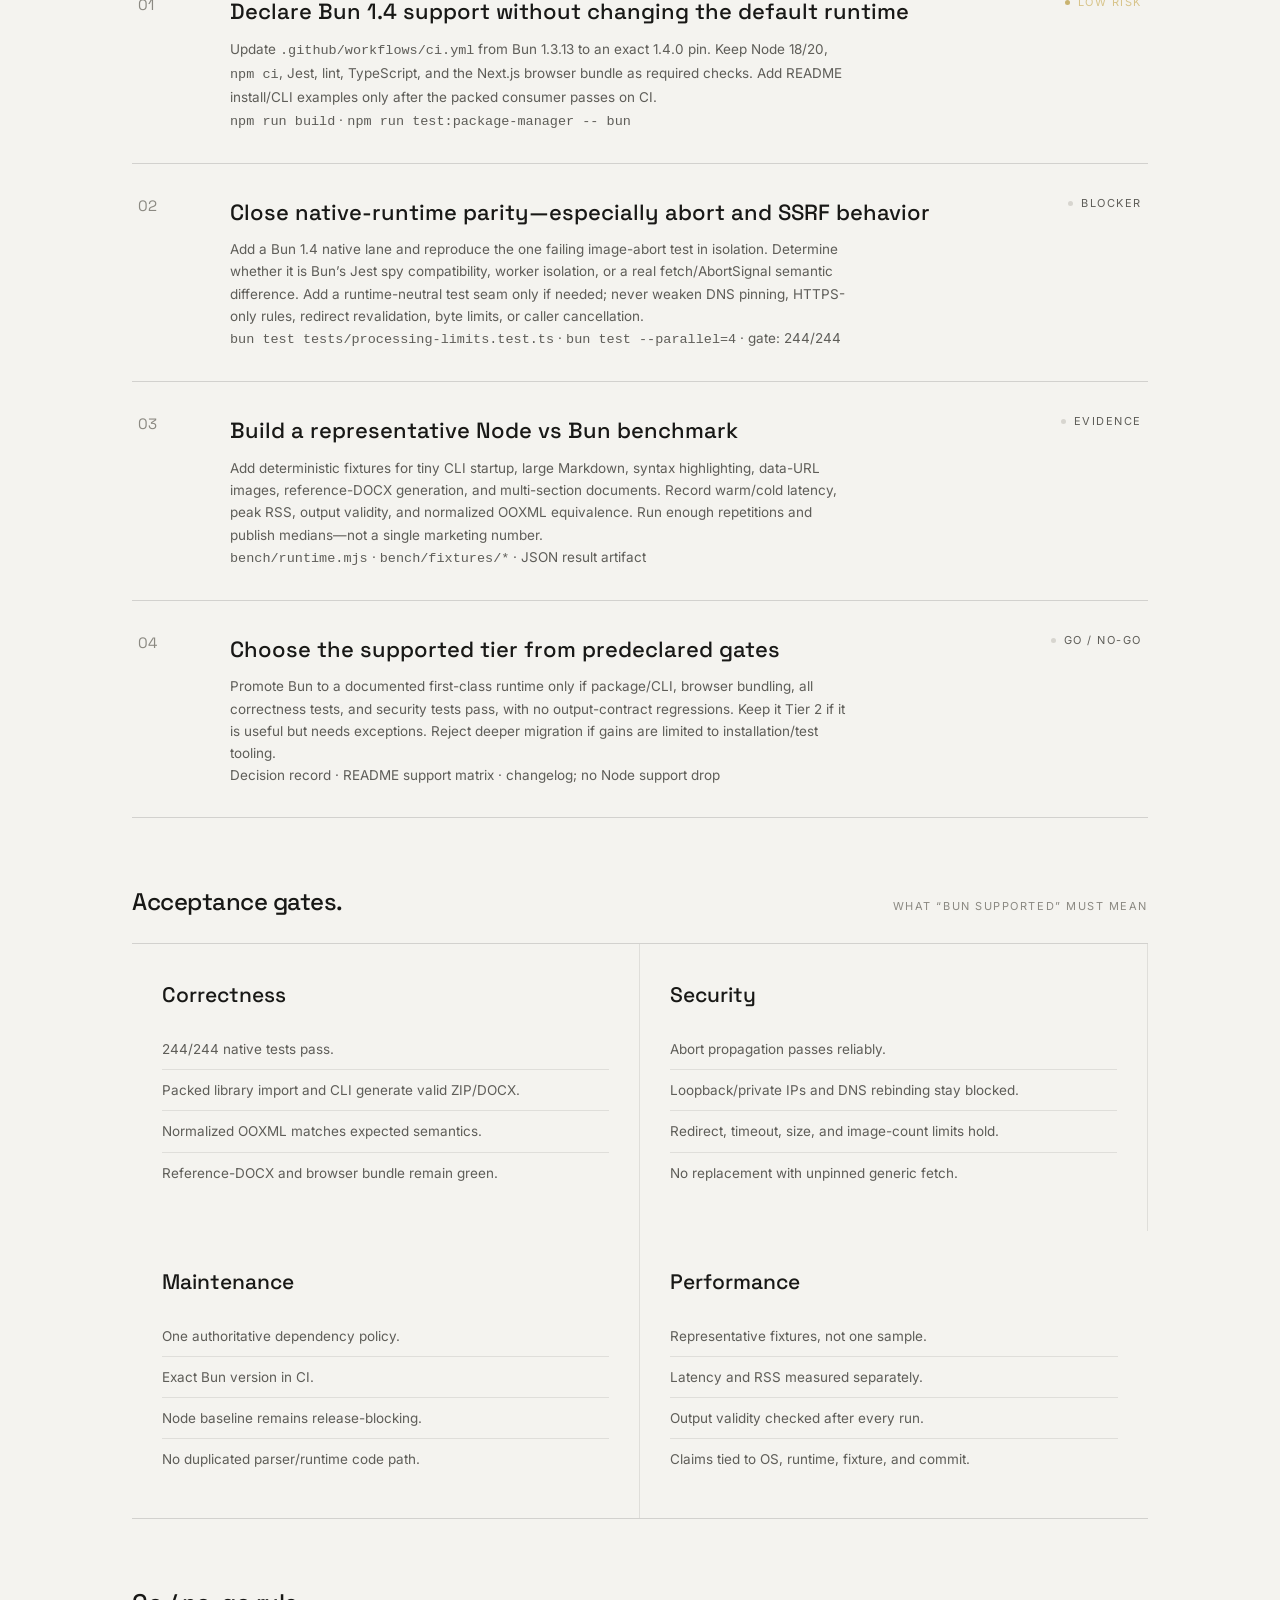
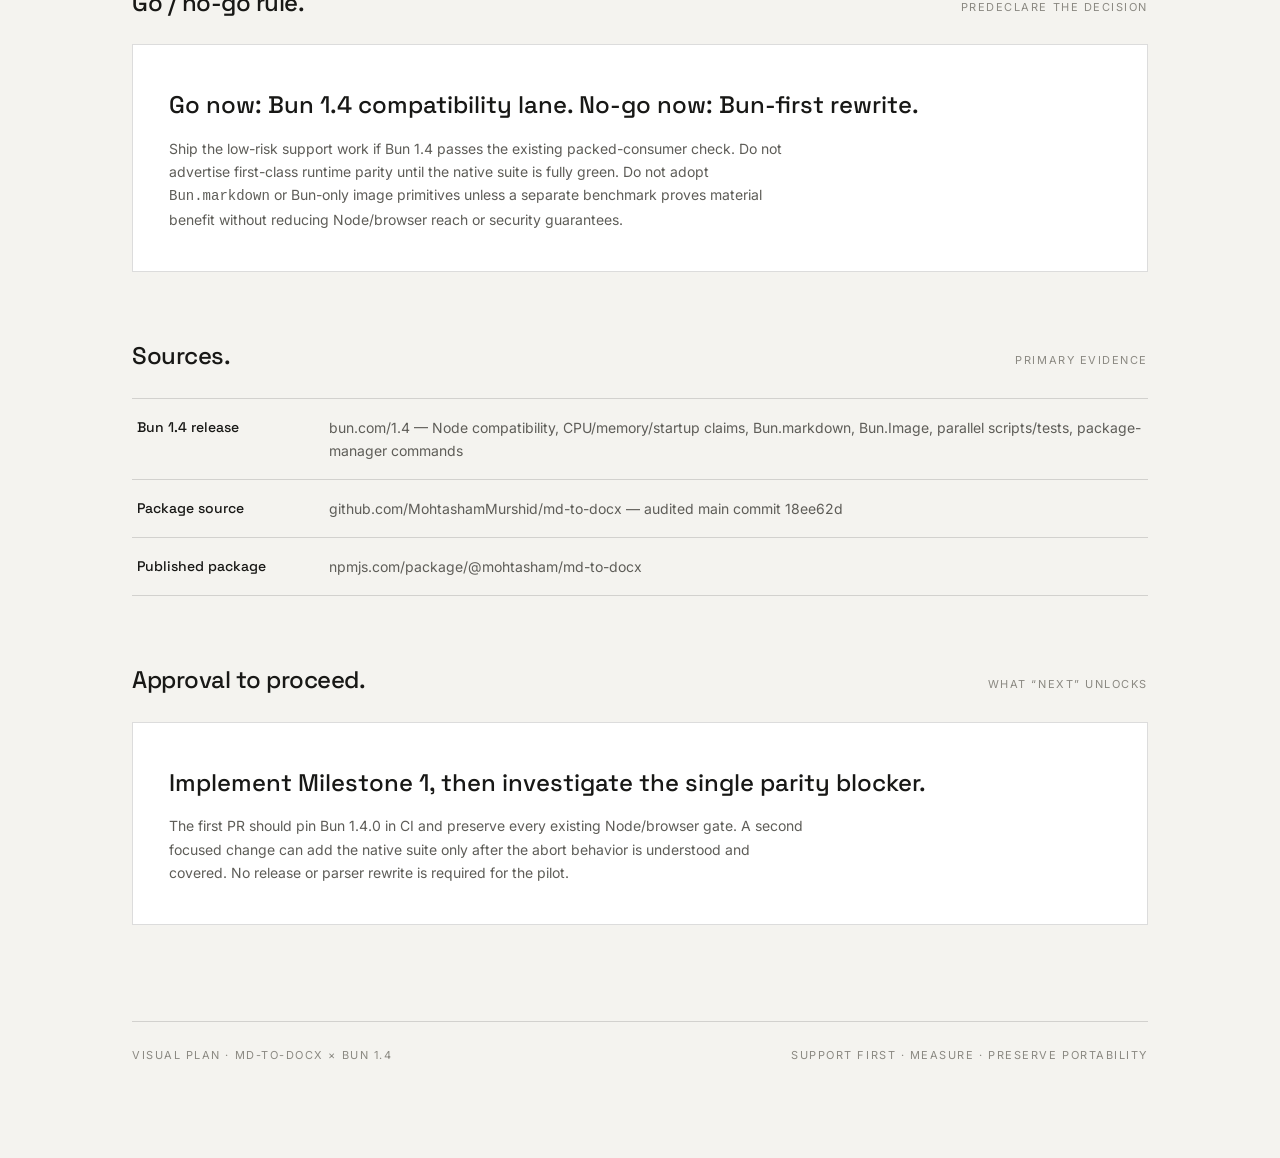
<file: md-to-docx-bun-1-4/index.html>
<!doctype html>
<html lang="en">
  <head>
    <meta charset="utf-8" />
    <meta name="viewport" content="width=device-width, initial-scale=1" />
    <meta name="theme-color" content="#141414" />
    <meta name="description" content="Evidence-backed adoption plan for Bun 1.4 in @mohtasham/md-to-docx." />
    <title>md-to-docx × Bun 1.4 — Visual Plan</title>
    <link rel="preconnect" href="https://fonts.googleapis.com" />
    <link rel="preconnect" href="https://fonts.gstatic.com" crossorigin />
    <link href="https://fonts.googleapis.com/css2?family=Space+Grotesk:wght@400;500;600&family=Inter:wght@400;500;600&display=swap" rel="stylesheet" />
    <link rel="stylesheet" href="/styles.css" />
    <script src="/components.js?v=20260821" defer></script>
    <style>
      :root { --good:#9fd0aa; --warn:#d8c48a; --bad:#d99b93; }
      .verdict { border-left:2px solid var(--good); }
      .evidence-grid { display:grid; grid-template-columns:repeat(4,1fr); border:1px solid var(--line); }
      .evidence { padding:24px 20px; min-width:0; border-right:1px solid var(--line-soft); }
      .evidence:last-child { border-right:0; }
      .evidence b { display:block; font:500 27px/1 var(--display); margin-bottom:10px; }
      .evidence span { color:var(--muted); font-size:11px; line-height:1.45; }
      .matrix { border:1px solid var(--line); }
      .matrix-row { display:grid; grid-template-columns:180px 105px 1fr; gap:22px; padding:19px 22px; border-bottom:1px solid var(--line-soft); align-items:start; }
      .matrix-row:last-child { border-bottom:0; }
      .matrix-row b { font-family:var(--display); font-weight:500; }
      .pill { width:max-content; border:1px solid currentColor; padding:3px 8px; border-radius:999px; font-size:9px; letter-spacing:.12em; text-transform:uppercase; }
      .pill.yes { color:var(--good); } .pill.later { color:var(--warn); } .pill.no { color:var(--bad); }
      .matrix-row p { margin:0; color:var(--muted); font-size:12px; }
      .compare { display:grid; grid-template-columns:1fr 1fr; border:1px solid var(--line); }
      .compare article { padding:28px; min-width:0; }
      .compare article + article { border-left:1px solid var(--line-soft); }
      .compare h3 { margin-top:0; font:500 21px/1.2 var(--display); }
      .compare ul { margin:0; padding-left:18px; color:var(--muted); }
      .compare li { padding:6px 0; }
      .architecture { border:1px solid var(--line); }
      .arch-row { display:grid; grid-template-columns:1fr auto 1fr auto 1fr; align-items:center; gap:14px; padding:26px; }
      .arch-node { min-height:82px; display:flex; flex-direction:column; justify-content:center; padding:16px; background:var(--bg-raised); border:1px solid var(--line); }
      .arch-node b { font-family:var(--display); font-weight:500; }
      .arch-node span { color:var(--muted); font-size:11px; margin-top:5px; }
      .arch-arrow { color:var(--faint); }
      .guardrail { padding:18px 24px; border-top:1px solid var(--line-soft); color:var(--muted); font-size:12px; }
      .source-list { border-top:1px solid var(--line); }
      .source-list a { display:grid; grid-template-columns:170px 1fr; gap:22px; padding:17px 5px; border-bottom:1px solid var(--line); text-decoration:none; }
      .source-list b { font-family:var(--display); font-weight:500; }
      .source-list span { color:var(--muted); overflow-wrap:anywhere; }
      .theme-toggle { appearance:none; border:1px solid var(--line); color:var(--muted); background:var(--bg-raised); padding:7px 10px; font:10px var(--sans); letter-spacing:.12em; text-transform:uppercase; cursor:pointer; }
      html[data-theme="light"] { --bg:#f4f3ef; --bg-raised:#ffffff; --line:rgba(20,20,20,.15); --line-soft:rgba(20,20,20,.09); --text:#181816; --muted:#5e5d58; --faint:#8b8982; }
      html[data-theme="light"] .dots { background-image:radial-gradient(rgba(20,20,20,.14) 1px,transparent 1px); }
      @media (prefers-color-scheme:light) {
        html:not([data-theme="dark"]) { --bg:#f4f3ef; --bg-raised:#ffffff; --line:rgba(20,20,20,.15); --line-soft:rgba(20,20,20,.09); --text:#181816; --muted:#5e5d58; --faint:#8b8982; }
      }
      @media (max-width:760px) {
        .evidence-grid { grid-template-columns:1fr 1fr; }
        .evidence:nth-child(2) { border-right:0; } .evidence:nth-child(-n+2) { border-bottom:1px solid var(--line-soft); }
        .matrix-row { grid-template-columns:1fr; gap:8px; }
        .compare { grid-template-columns:1fr; }
        .compare article + article { border-left:0; border-top:1px solid var(--line-soft); }
        .arch-row { grid-template-columns:1fr; }
        .arch-arrow { transform:rotate(90deg); text-align:center; }
        .source-list a { grid-template-columns:1fr; gap:5px; }
      }
    </style>
  </head>
  <body>
    <div class="dots"></div>
    <main class="shell">
      <header class="topbar">
        <a class="brand" href="/">mohtasham<span>.dev</span></a>
        <button class="theme-toggle" id="theme-toggle" type="button">Light / dark</button>
      </header>

      <section class="report-head">
        <div>
          <a class="back" href="/">← All plans</a>
          <div class="eyebrow">Runtime decision · 21 Aug 2026</div>
          <h1>How md-to-docx should—and should not—use Bun 1.4.</h1>
          <p class="lede">Add Bun as a supported, measured runtime without weakening Node/browser compatibility or replacing the package’s Markdown AST and secure image pipeline prematurely.</p>
        </div>
        <aside class="report-aside">
          <div class="pilot-score"><span>Recommendation</span><b style="font-size:43px;color:var(--good)">Tier 2</b><p>Support now · do not migrate core yet</p></div>
        </aside>
      </section>

      <section class="details">
        <div class="detail"><span>Package</span><b>@mohtasham/md-to-docx 3.0.1</b></div>
        <div class="detail"><span>Audited commit</span><b>18ee62d · main</b></div>
        <div class="detail"><span>Current contract</span><b>Node 18+ · browser · ESM</b></div>
        <div class="detail"><span>Decision</span><b>Dual-runtime evidence lane</b></div>
      </section>

      <section>
        <div class="section-head"><h2>Decision snapshot.</h2><p>The short answer</p></div>
        <div class="callout verdict"><h3>Adopt Bun 1.4 as an optional runtime and CI target—not as the package’s new foundation.</h3><p>Bun 1.4 already installs the packed package, imports the library, and runs the CLI successfully. It also cut one local cold CLI sample by 38.1%. But the full native Bun test run exposed one abort-propagation mismatch in the remote-image path, while Node/Jest remains fully green. Keep Node as the compatibility baseline; promote Bun only after the security-sensitive suite is clean.</p></div>
      </section>

      <section>
        <div class="section-head"><h2>Measured evidence.</h2><p>Fresh checkout · Linux x64 · Bun 1.4.0</p></div>
        <div class="evidence-grid">
          <div class="evidence"><b>Pass</b><span>packed install + library import + CLI-generated DOCX</span></div>
          <div class="evidence"><b>243/244</b><span>native Bun tests passed with <code>--parallel=4</code></span></div>
          <div class="evidence"><b>2.75s</b><span>Bun native suite; not comparable 1:1 with ts-jest compilation</span></div>
          <div class="evidence"><b>1.62×</b><span>sample CLI speedup: 438.9ms vs 709.4ms median</span></div>
        </div>
        <div class="callout"><h3>Interpret the benchmark narrowly.</h3><p>The seven-run CLI sample proves a worthwhile optimization hypothesis, not a universal performance claim. Add representative small, large, image-heavy, reference-DOCX, and multi-section fixtures before publishing speed numbers.</p></div>
      </section>

      <section>
        <div class="section-head"><h2>Where Bun 1.4 benefits us.</h2><p>Use the parts that fit the product</p></div>
        <div class="matrix">
          <div class="matrix-row"><b>Runtime + CLI</b><span class="pill yes">Use now</span><p>Offer documented <code>bunx @mohtasham/md-to-docx</code> and Bun library usage after CI proves the packed artifact. Faster Linux startup can matter for one-shot conversions and serverless jobs.</p></div>
          <div class="matrix-row"><b>CI compatibility</b><span class="pill yes">Use now</span><p>Move the existing consumer lane from Bun 1.3.13 to 1.4.0 and add an explicit native-runtime lane. Bun’s larger Node-compatibility surface reduces friction, but our own tests remain the acceptance oracle.</p></div>
          <div class="matrix-row"><b>Parallel tests</b><span class="pill later">After fix</span><p><code>bun test --parallel</code> ran the suite quickly and merged worker output. Use it as fast feedback once 244/244 pass; keep canonical Jest on Node until parity is sustained.</p></div>
          <div class="matrix-row"><b>Package hygiene</b><span class="pill later">Evaluate</span><p><code>bun audit fix</code>, <code>bun dedupe --check</code>, and <code>bun prune --production</code> can simplify Bun-native apps. They should not create a second authoritative lockfile in this npm-published library without a deliberate package-manager policy.</p></div>
          <div class="matrix-row"><b>Bun.Image</b><span class="pill later">Experiment</span><p>Potential optional server-only adapter for decode/resize/transcode benchmarks. It may help image-heavy conversions, but must preserve image bytes, dimensions, accessibility metadata, limits, and browser builds.</p></div>
        </div>
      </section>

      <section>
        <div class="section-head"><h2>Where Bun does not benefit us.</h2><p>Avoid attractive rewrites with negative product value</p></div>
        <div class="compare">
          <article><h3>Do not replace the Markdown parser.</h3><ul><li><code>Bun.markdown</code> emits HTML, React, or callback-rendered output—not the mdast contract used by the converter.</li><li>The package relies on <code>unified</code>, <code>remark-gfm</code>, <code>remark-math</code>, plugin transforms, captions, cross-references, and custom renderers.</li><li>A Bun-only parser would break the Node/browser portability that is a core selling point.</li><li>Bun warns its HTML output is unsanitized; HTML is not our DOCX intermediate representation anyway.</li></ul></article>
          <article><h3>Do not replace the secure fetch path.</h3><ul><li>Remote images use Node DNS/net plus an Undici Agent that pins the verified IP while preserving TLS server name.</li><li>This is deliberate SSRF/DNS-rebinding protection, not generic <code>fetch()</code> plumbing.</li><li>The only native Bun failure is in image-abort propagation; that path needs deeper runtime verification before production claims.</li><li><code>Bun.WebView</code>, cron, FFI, and the Zig→Rust rewrite do not improve Markdown→DOCX conversion.</li></ul></article>
        </div>
      </section>

      <section>
        <div class="section-head"><h2>Target architecture.</h2><p>One package · three environments · no fork</p></div>
        <div class="architecture">
          <div class="arch-row">
            <div class="arch-node"><b>Shared conversion core</b><span>remark/mdast → typed document model → docx</span></div><span class="arch-arrow">→</span>
            <div class="arch-node"><b>Runtime adapters</b><span>browser-safe image policy · Node secure fetch · optional Bun experiments</span></div><span class="arch-arrow">→</span>
            <div class="arch-node"><b>Parity gates</b><span>same fixtures · OOXML assertions · package + CLI smoke</span></div>
          </div>
          <div class="guardrail"><b>Compatibility rule:</b> no Bun-specific API enters the shared root export unless Node and browser behavior remain unchanged or the API is isolated behind an explicit runtime adapter.</div>
        </div>
      </section>

      <section>
        <div class="section-head"><h2>Implementation roadmap.</h2><p>Four gated milestones</p></div>
        <vp-progress data='{"done":0,"total":4,"milestones":["CI","Parity","Benchmark","Decision"]}'></vp-progress>
        <div class="timeline" style="border-top:0">
          <article class="tl-step now"><span class="tl-num">01</span><div><h3>Declare Bun 1.4 support without changing the default runtime</h3><p>Update <code>.github/workflows/ci.yml</code> from Bun 1.3.13 to an exact 1.4.0 pin. Keep Node 18/20, <code>npm ci</code>, Jest, lint, TypeScript, and the Next.js browser bundle as required checks. Add README install/CLI examples only after the packed consumer passes on CI.</p><p><code>npm run build</code> · <code>npm run test:package-manager -- bun</code></p></div><span class="tl-status">Low risk</span></article>
          <article class="tl-step"><span class="tl-num">02</span><div><h3>Close native-runtime parity—especially abort and SSRF behavior</h3><p>Add a Bun 1.4 native lane and reproduce the one failing image-abort test in isolation. Determine whether it is Bun’s Jest spy compatibility, worker isolation, or a real fetch/AbortSignal semantic difference. Add a runtime-neutral test seam only if needed; never weaken DNS pinning, HTTPS-only rules, redirect revalidation, byte limits, or caller cancellation.</p><p><code>bun test tests/processing-limits.test.ts</code> · <code>bun test --parallel=4</code> · gate: 244/244</p></div><span class="tl-status">Blocker</span></article>
          <article class="tl-step"><span class="tl-num">03</span><div><h3>Build a representative Node vs Bun benchmark</h3><p>Add deterministic fixtures for tiny CLI startup, large Markdown, syntax highlighting, data-URL images, reference-DOCX generation, and multi-section documents. Record warm/cold latency, peak RSS, output validity, and normalized OOXML equivalence. Run enough repetitions and publish medians—not a single marketing number.</p><p><code>bench/runtime.mjs</code> · <code>bench/fixtures/*</code> · JSON result artifact</p></div><span class="tl-status">Evidence</span></article>
          <article class="tl-step"><span class="tl-num">04</span><div><h3>Choose the supported tier from predeclared gates</h3><p>Promote Bun to a documented first-class runtime only if package/CLI, browser bundling, all correctness tests, and security tests pass, with no output-contract regressions. Keep it Tier 2 if it is useful but needs exceptions. Reject deeper migration if gains are limited to installation/test tooling.</p><p>Decision record · README support matrix · changelog; no Node support drop</p></div><span class="tl-status">Go / no-go</span></article>
        </div>
      </section>

      <section>
        <div class="section-head"><h2>Acceptance gates.</h2><p>What “Bun supported” must mean</p></div>
        <div class="grid">
          <article class="card"><h3>Correctness</h3><ul><li>244/244 native tests pass.</li><li>Packed library import and CLI generate valid ZIP/DOCX.</li><li>Normalized OOXML matches expected semantics.</li><li>Reference-DOCX and browser bundle remain green.</li></ul></article>
          <article class="card"><h3>Security</h3><ul><li>Abort propagation passes reliably.</li><li>Loopback/private IPs and DNS rebinding stay blocked.</li><li>Redirect, timeout, size, and image-count limits hold.</li><li>No replacement with unpinned generic fetch.</li></ul></article>
          <article class="card"><h3>Maintenance</h3><ul><li>One authoritative dependency policy.</li><li>Exact Bun version in CI.</li><li>Node baseline remains release-blocking.</li><li>No duplicated parser/runtime code path.</li></ul></article>
          <article class="card"><h3>Performance</h3><ul><li>Representative fixtures, not one sample.</li><li>Latency and RSS measured separately.</li><li>Output validity checked after every run.</li><li>Claims tied to OS, runtime, fixture, and commit.</li></ul></article>
        </div>
      </section>

      <section>
        <div class="section-head"><h2>Go / no-go rule.</h2><p>Predeclare the decision</p></div>
        <div class="callout"><h3>Go now: Bun 1.4 compatibility lane. No-go now: Bun-first rewrite.</h3><p>Ship the low-risk support work if Bun 1.4 passes the existing packed-consumer check. Do not advertise first-class runtime parity until the native suite is fully green. Do not adopt <code>Bun.markdown</code> or Bun-only image primitives unless a separate benchmark proves material benefit without reducing Node/browser reach or security guarantees.</p></div>
      </section>

      <section>
        <div class="section-head"><h2>Sources.</h2><p>Primary evidence</p></div>
        <div class="source-list">
          <a href="https://bun.com/1.4"><b>Bun 1.4 release</b><span>bun.com/1.4 — Node compatibility, CPU/memory/startup claims, Bun.markdown, Bun.Image, parallel scripts/tests, package-manager commands</span></a>
          <a href="https://github.com/MohtashamMurshid/md-to-docx"><b>Package source</b><span>github.com/MohtashamMurshid/md-to-docx — audited main commit 18ee62d</span></a>
          <a href="https://www.npmjs.com/package/@mohtasham/md-to-docx"><b>Published package</b><span>npmjs.com/package/@mohtasham/md-to-docx</span></a>
        </div>
      </section>

      <section>
        <div class="section-head"><h2>Approval to proceed.</h2><p>What “next” unlocks</p></div>
        <div class="callout"><h3>Implement Milestone 1, then investigate the single parity blocker.</h3><p>The first PR should pin Bun 1.4.0 in CI and preserve every existing Node/browser gate. A second focused change can add the native suite only after the abort behavior is understood and covered. No release or parser rewrite is required for the pilot.</p></div>
      </section>

      <footer class="footer"><span>Visual Plan · md-to-docx × Bun 1.4</span><span>Support first · measure · preserve portability</span></footer>
    </main>
    <script>
      const root=document.documentElement;
      const saved=localStorage.getItem('vp-theme');
      if(saved) root.dataset.theme=saved;
      document.getElementById('theme-toggle').addEventListener('click',()=>{
        const next=root.dataset.theme==='light'?'dark':'light';
        root.dataset.theme=next; localStorage.setItem('vp-theme',next);
      });
    </script>
  </body>
</html>
</file>
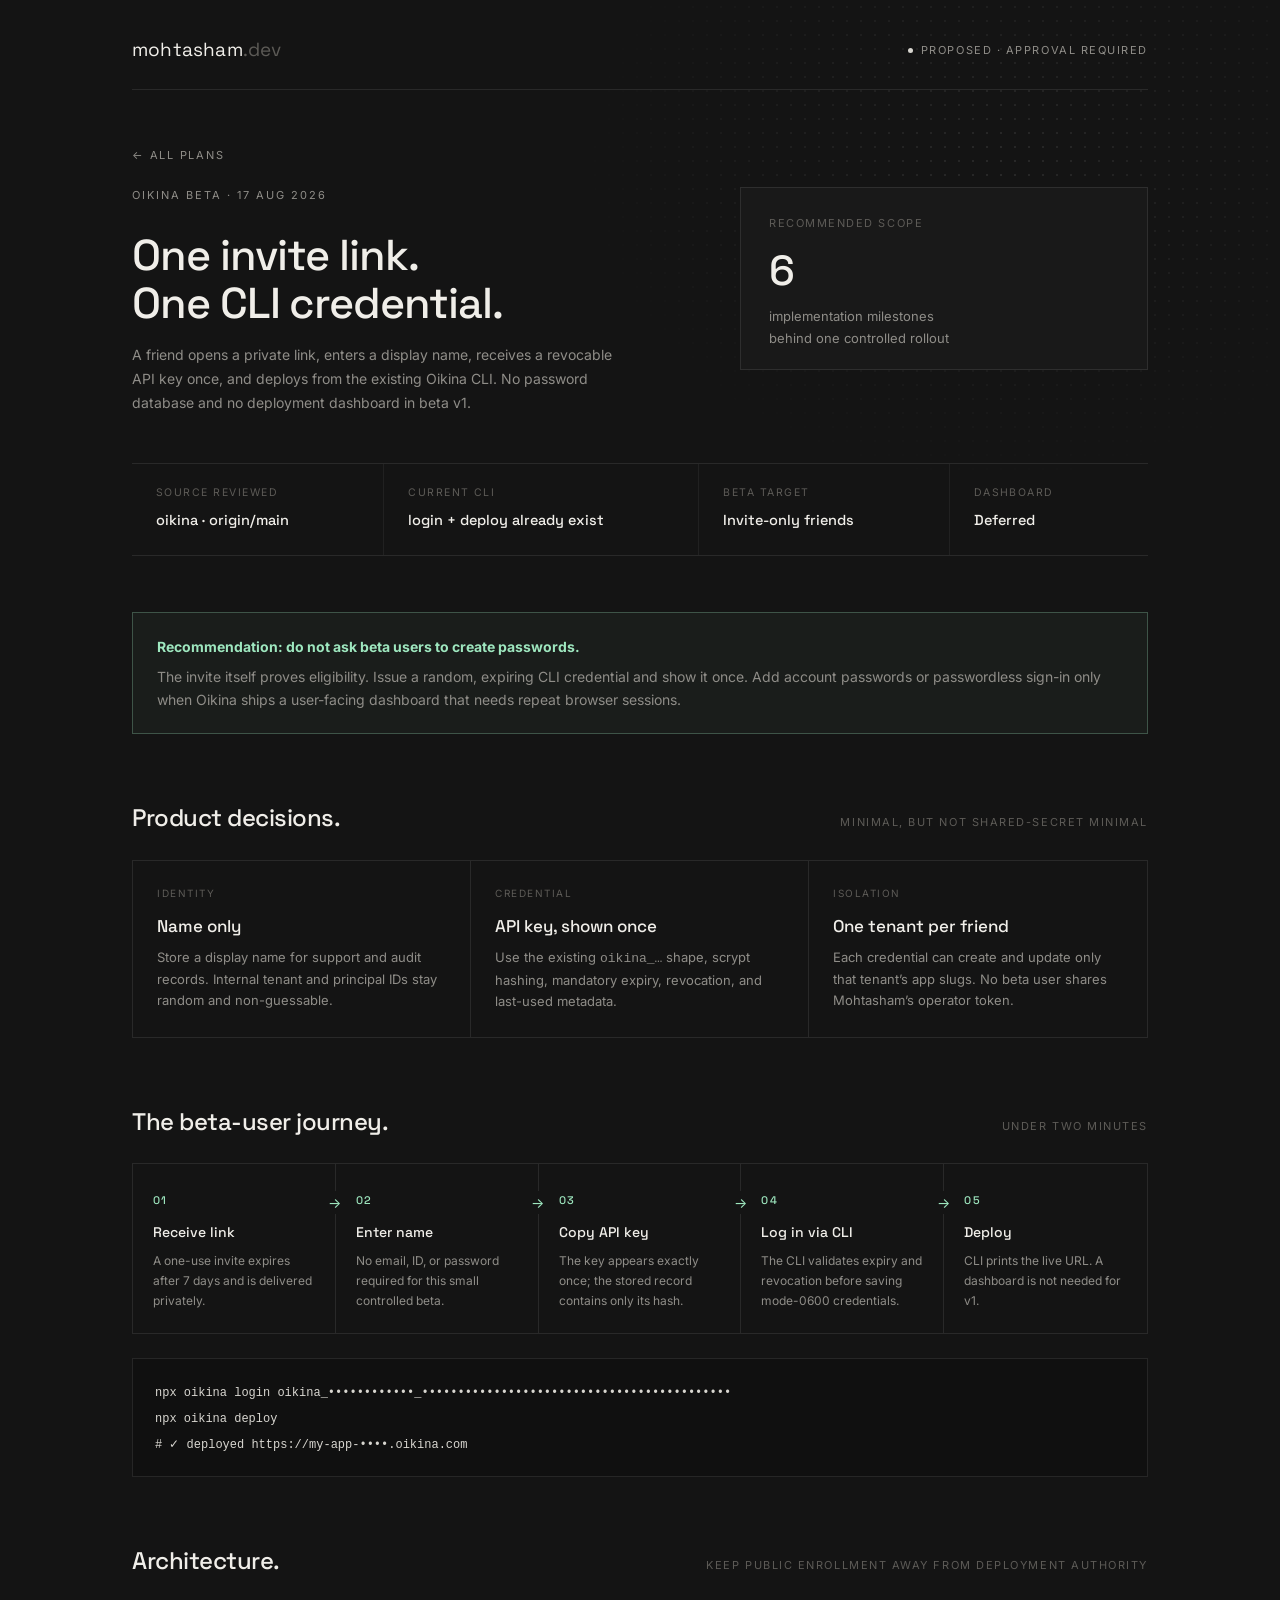
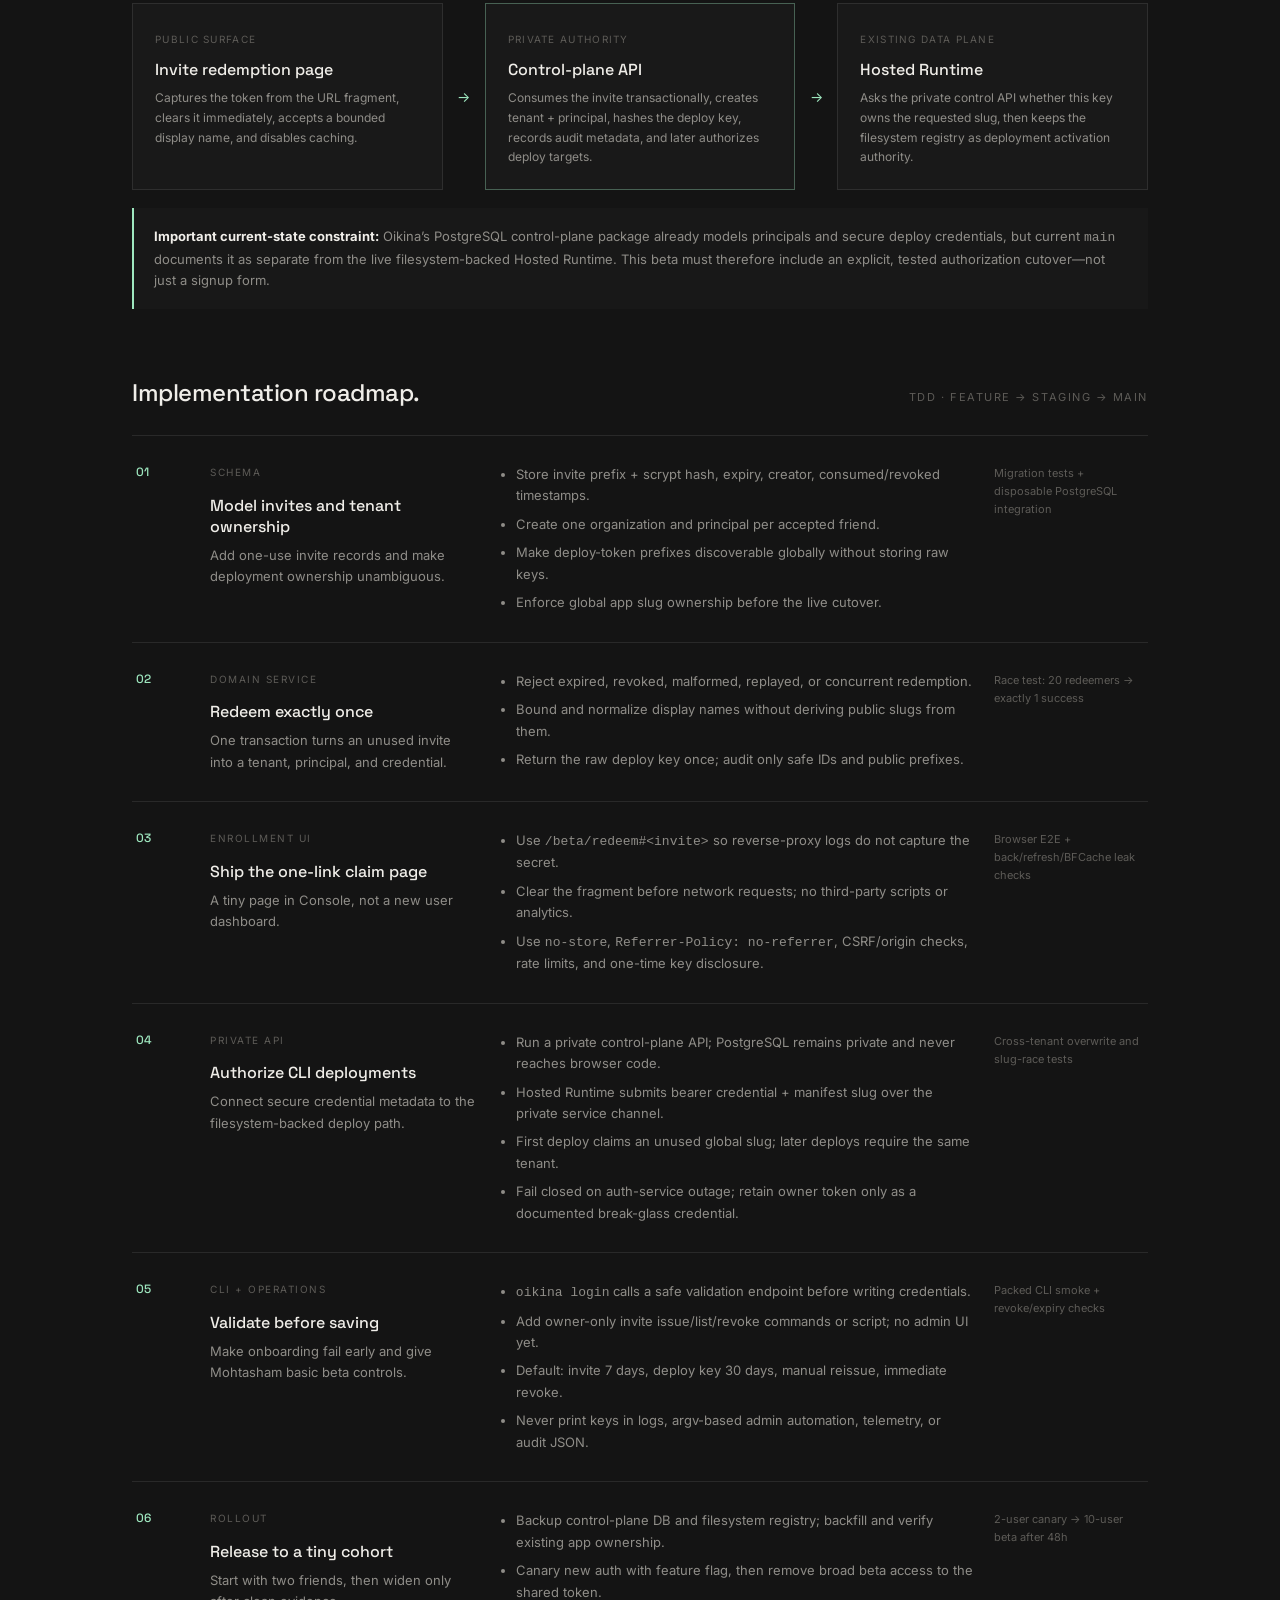
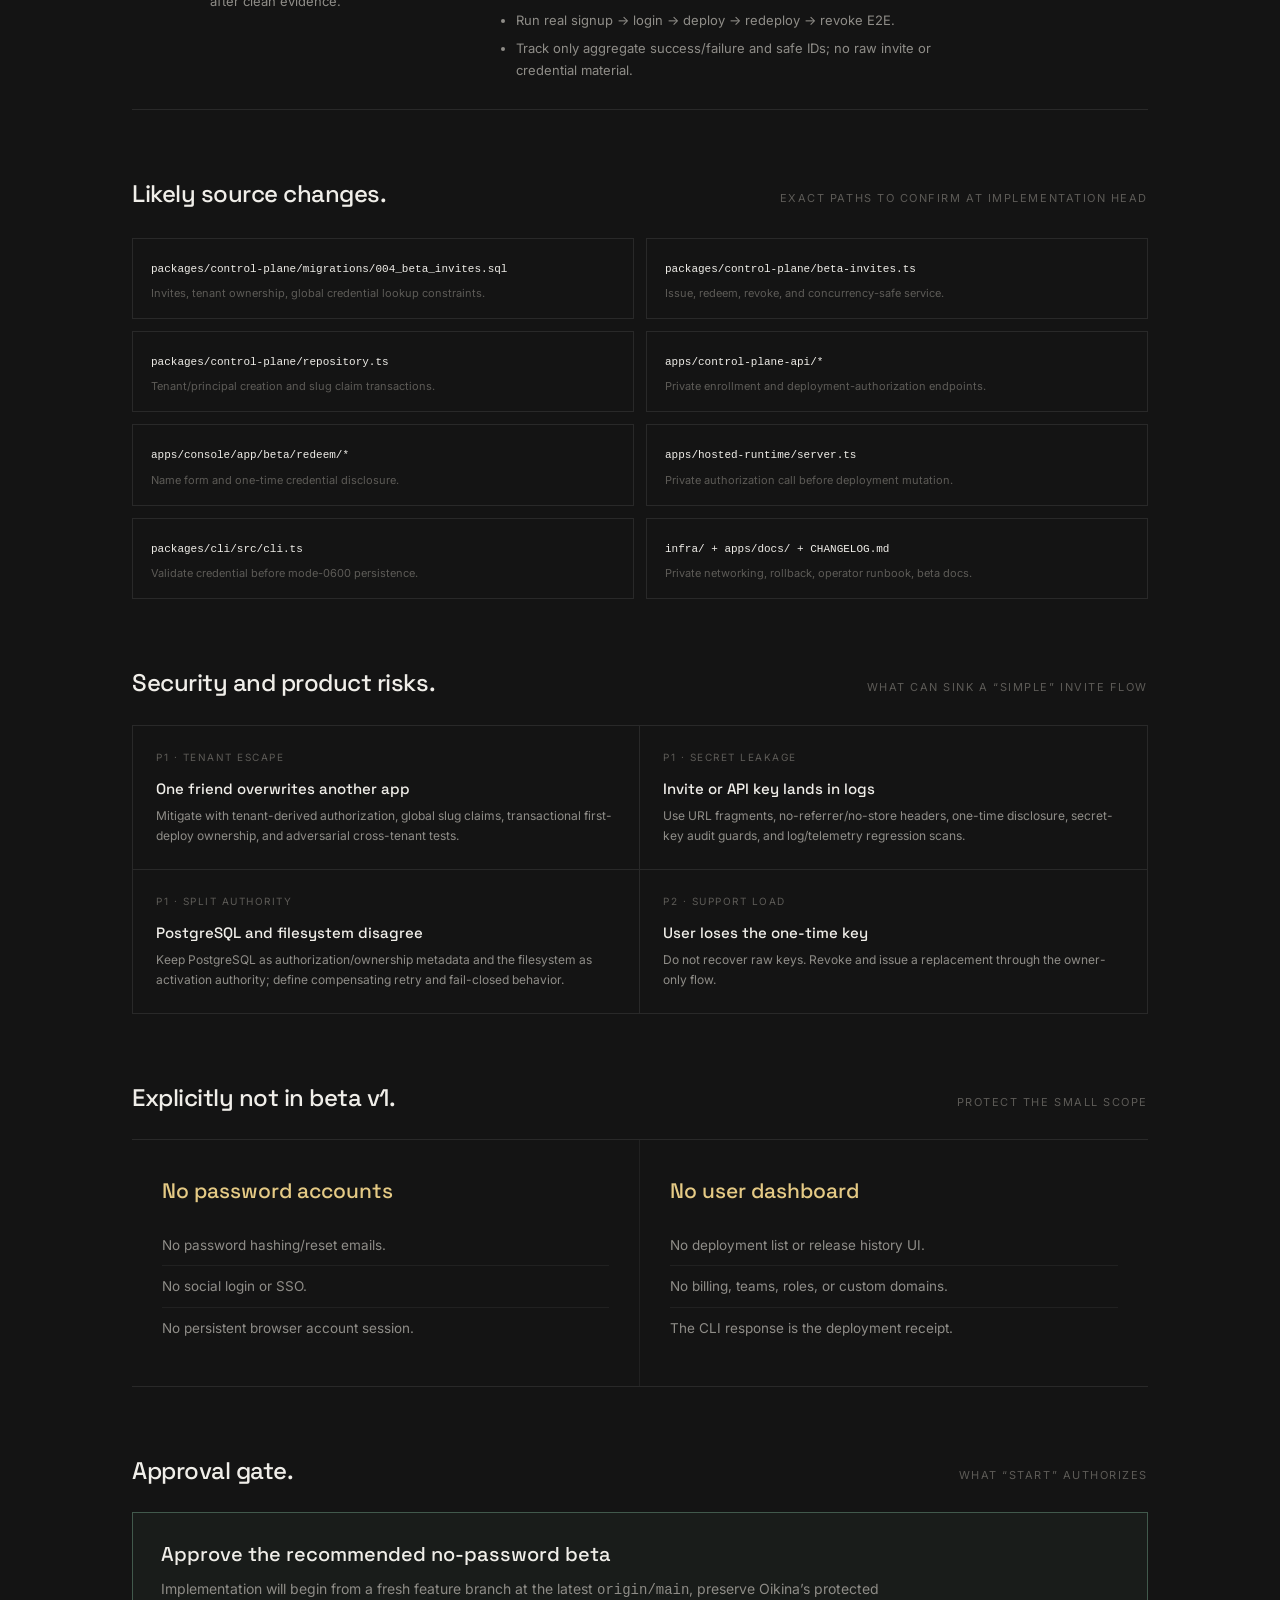
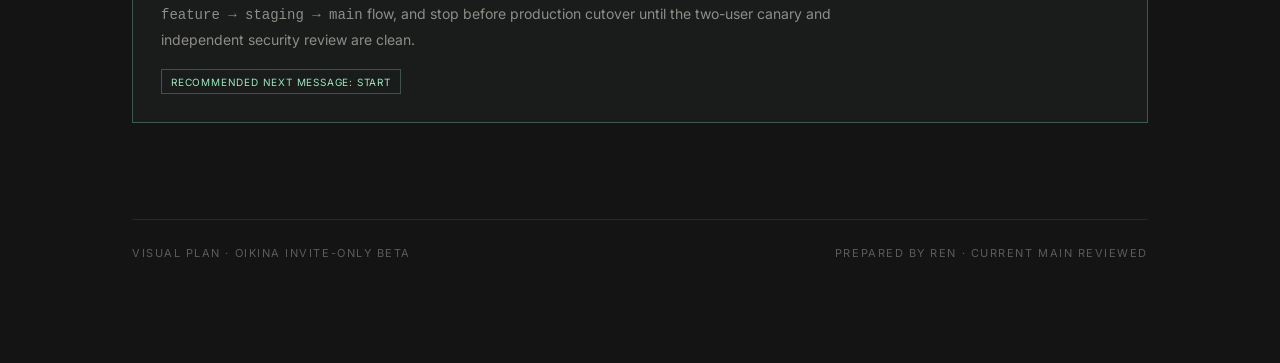
<file: oikina-invite-beta/index.html>
<!doctype html>
<html lang="en">
  <head>
    <meta charset="utf-8" />
    <meta name="viewport" content="width=device-width, initial-scale=1" />
    <meta name="theme-color" content="#141414" />
    <meta name="description" content="A secure invite-only beta flow for Oikina: name in, one-time API key out, then deploy from the CLI." />
    <title>Oikina invite-only beta — Visual Plan</title>
    <link rel="preconnect" href="https://fonts.googleapis.com" />
    <link rel="preconnect" href="https://fonts.gstatic.com" crossorigin />
    <link rel="stylesheet" href="https://fonts.googleapis.com/css2?family=Space+Grotesk:wght@400;500;600&family=Inter:wght@400;500;600&display=swap" />
    <link rel="stylesheet" href="/styles.css" />
    <style>
      :root { --accent: #9ee7bf; --warn: #e5ca85; --danger: #ee9e9e; }
      .decision-banner { border: 1px solid rgba(158,231,191,.28); background: rgba(158,231,191,.045); padding: 22px 24px; margin: 0 0 56px; }
      .decision-banner b { color: var(--accent); }
      .decision-banner p { margin: 7px 0 0; color: var(--muted); }
      .decision-grid { display: grid; grid-template-columns: repeat(3, 1fr); border: 1px solid var(--line); }
      .decision { padding: 24px; min-height: 150px; border-right: 1px solid var(--line); }
      .decision:last-child { border-right: 0; }
      .decision .kicker, .phase .kicker, .risk .kicker { display:block; color:var(--faint); font-size:10px; text-transform:uppercase; letter-spacing:.15em; margin-bottom:14px; }
      .decision h3 { margin:0 0 10px; font: 500 17px/1.3 var(--display); }
      .decision p { margin:0; color:var(--muted); font-size:13px; }
      .journey { display:grid; grid-template-columns: repeat(5, 1fr); border:1px solid var(--line); overflow:hidden; }
      .journey-step { position:relative; min-height:155px; padding:23px 20px; border-right:1px solid var(--line); }
      .journey-step:last-child { border-right:0; }
      .journey-step:not(:last-child)::after { content:"→"; position:absolute; right:-10px; top:27px; z-index:2; width:20px; text-align:center; color:var(--accent); background:var(--bg); }
      .journey-step strong { display:block; font:500 14px/1.4 var(--display); margin:13px 0 8px; }
      .journey-step p { margin:0; color:var(--muted); font-size:12px; }
      .journey-num { color:var(--accent); font:500 11px var(--display); letter-spacing:.12em; }
      .cmd { margin-top:24px; padding:20px 22px; border:1px solid var(--line); background:#101010; overflow:auto; }
      .cmd code { white-space:pre; color:#d8d6d0; font:12px/1.8 ui-monospace,SFMono-Regular,Menlo,monospace; }
      .architecture { display:grid; grid-template-columns: 1fr 42px 1fr 42px 1fr; align-items:stretch; }
      .arch-node { border:1px solid var(--line); padding:22px; background:var(--bg-raised); }
      .arch-node.highlight { border-color:rgba(158,231,191,.35); }
      .arch-node span { color:var(--faint); font-size:10px; text-transform:uppercase; letter-spacing:.13em; }
      .arch-node h3 { margin:10px 0 8px; font:500 16px var(--display); }
      .arch-node p { margin:0; color:var(--muted); font-size:12px; }
      .arch-arrow { display:flex; align-items:center; justify-content:center; color:var(--accent); }
      .boundary { margin-top:18px; padding:18px 20px; border-left:2px solid var(--accent); background:rgba(255,255,255,.02); color:var(--muted); font-size:13px; }
      .boundary b { color:var(--text); }
      .phases { border-top:1px solid var(--line); }
      .phase { display:grid; grid-template-columns:54px minmax(190px,.72fr) 1.28fr 150px; gap:20px; padding:28px 4px; border-bottom:1px solid var(--line); align-items:start; }
      .phase-num { color:var(--accent); font:500 12px var(--display); }
      .phase h3 { margin:0 0 8px; font:500 16px var(--display); }
      .phase p { margin:0; color:var(--muted); font-size:13px; }
      .phase ul { margin:0; padding-left:18px; color:var(--muted); font-size:13px; }
      .phase li + li { margin-top:7px; }
      .phase .proof { font-size:11px; color:var(--faint); }
      .chip { display:inline-flex; align-items:center; min-height:25px; padding:3px 9px; border:1px solid var(--line); color:var(--muted); font-size:10px; letter-spacing:.08em; text-transform:uppercase; }
      .chip.ready { color:var(--accent); border-color:rgba(158,231,191,.28); }
      .files { display:grid; grid-template-columns:repeat(2,1fr); gap:12px; margin-top:24px; }
      .file { border:1px solid var(--line); padding:16px 18px; }
      .file code { color:var(--text); font-size:11px; word-break:break-word; }
      .file span { display:block; color:var(--faint); margin-top:6px; font-size:11px; }
      .risks { display:grid; grid-template-columns:repeat(2,1fr); border:1px solid var(--line); }
      .risk { padding:23px; border-right:1px solid var(--line); border-bottom:1px solid var(--line); }
      .risk:nth-child(2n) { border-right:0; }
      .risk:nth-last-child(-n+2) { border-bottom:0; }
      .risk h3 { margin:0 0 8px; font:500 15px var(--display); }
      .risk p { margin:0; color:var(--muted); font-size:12px; }
      .not-now { color:var(--warn); }
      .approval { border:1px solid rgba(158,231,191,.3); padding:28px; background:rgba(158,231,191,.035); }
      .approval h3 { margin:0 0 10px; font:500 20px var(--display); }
      .approval p { margin:0 0 18px; color:var(--muted); max-width:720px; }
      @media (max-width: 760px) {
        .decision-grid, .journey, .risks, .files { grid-template-columns:1fr; }
        .decision, .journey-step, .risk { border-right:0; border-bottom:1px solid var(--line); min-height:auto; }
        .decision:last-child, .journey-step:last-child, .risk:last-child { border-bottom:0; }
        .risk:nth-last-child(2) { border-bottom:1px solid var(--line); }
        .journey-step:not(:last-child)::after { content:"↓"; top:auto; bottom:-12px; left:25px; right:auto; background:var(--bg); }
        .architecture { grid-template-columns:1fr; }
        .arch-arrow { min-height:34px; transform:rotate(90deg); }
        .phase { grid-template-columns:38px 1fr; gap:12px; }
        .phase > ul, .phase > .proof { grid-column:2; }
      }
    </style>
  </head>
  <body>
    <div class="dots"></div>
    <main class="shell">
      <header class="topbar">
        <a class="brand" href="/">mohtasham<span>.dev</span></a>
        <span class="tag"><span class="dot"></span>Proposed · approval required</span>
      </header>

      <section class="report-head">
        <div>
          <a class="back" href="/">← All plans</a>
          <div class="eyebrow">Oikina beta · 17 Aug 2026</div>
          <h1>One invite link.<br />One CLI credential.</h1>
          <p class="lede">A friend opens a private link, enters a display name, receives a revocable API key once, and deploys from the existing Oikina CLI. No password database and no deployment dashboard in beta v1.</p>
        </div>
        <aside class="report-aside">
          <div class="vp-label">Recommended scope</div>
          <div style="font:500 42px/1 var(--display); margin:10px 0 14px">6</div>
          <p style="margin:0;color:var(--muted);font-size:13px">implementation milestones<br />behind one controlled rollout</p>
        </aside>
      </section>

      <section class="details">
        <div class="detail"><span>Source reviewed</span><b>oikina · origin/main</b></div>
        <div class="detail"><span>Current CLI</span><b>login + deploy already exist</b></div>
        <div class="detail"><span>Beta target</span><b>Invite-only friends</b></div>
        <div class="detail"><span>Dashboard</span><b>Deferred</b></div>
      </section>

      <div class="decision-banner">
        <b>Recommendation: do not ask beta users to create passwords.</b>
        <p>The invite itself proves eligibility. Issue a random, expiring CLI credential and show it once. Add account passwords or passwordless sign-in only when Oikina ships a user-facing dashboard that needs repeat browser sessions.</p>
      </div>

      <section>
        <div class="section-head"><h2>Product decisions.</h2><p>Minimal, but not shared-secret minimal</p></div>
        <div class="decision-grid">
          <article class="decision"><span class="kicker">Identity</span><h3>Name only</h3><p>Store a display name for support and audit records. Internal tenant and principal IDs stay random and non-guessable.</p></article>
          <article class="decision"><span class="kicker">Credential</span><h3>API key, shown once</h3><p>Use the existing <code>oikina_…</code> shape, scrypt hashing, mandatory expiry, revocation, and last-used metadata.</p></article>
          <article class="decision"><span class="kicker">Isolation</span><h3>One tenant per friend</h3><p>Each credential can create and update only that tenant’s app slugs. No beta user shares Mohtasham’s operator token.</p></article>
        </div>
      </section>

      <section>
        <div class="section-head"><h2>The beta-user journey.</h2><p>Under two minutes</p></div>
        <div class="journey">
          <article class="journey-step"><span class="journey-num">01</span><strong>Receive link</strong><p>A one-use invite expires after 7 days and is delivered privately.</p></article>
          <article class="journey-step"><span class="journey-num">02</span><strong>Enter name</strong><p>No email, ID, or password required for this small controlled beta.</p></article>
          <article class="journey-step"><span class="journey-num">03</span><strong>Copy API key</strong><p>The key appears exactly once; the stored record contains only its hash.</p></article>
          <article class="journey-step"><span class="journey-num">04</span><strong>Log in via CLI</strong><p>The CLI validates expiry and revocation before saving mode-0600 credentials.</p></article>
          <article class="journey-step"><span class="journey-num">05</span><strong>Deploy</strong><p>CLI prints the live URL. A dashboard is not needed for v1.</p></article>
        </div>
        <div class="cmd"><code>npx oikina login oikina_••••••••••••_•••••••••••••••••••••••••••••••••••••••••••
npx oikina deploy
# ✓ deployed https://my-app-••••.oikina.com</code></div>
      </section>

      <section>
        <div class="section-head"><h2>Architecture.</h2><p>Keep public enrollment away from deployment authority</p></div>
        <div class="architecture">
          <article class="arch-node"><span>Public surface</span><h3>Invite redemption page</h3><p>Captures the token from the URL fragment, clears it immediately, accepts a bounded display name, and disables caching.</p></article>
          <div class="arch-arrow">→</div>
          <article class="arch-node highlight"><span>Private authority</span><h3>Control-plane API</h3><p>Consumes the invite transactionally, creates tenant + principal, hashes the deploy key, records audit metadata, and later authorizes deploy targets.</p></article>
          <div class="arch-arrow">→</div>
          <article class="arch-node"><span>Existing data plane</span><h3>Hosted Runtime</h3><p>Asks the private control API whether this key owns the requested slug, then keeps the filesystem registry as deployment activation authority.</p></article>
        </div>
        <div class="boundary"><b>Important current-state constraint:</b> Oikina’s PostgreSQL control-plane package already models principals and secure deploy credentials, but current <code>main</code> documents it as separate from the live filesystem-backed Hosted Runtime. This beta must therefore include an explicit, tested authorization cutover—not just a signup form.</div>
      </section>

      <section>
        <div class="section-head"><h2>Implementation roadmap.</h2><p>TDD · feature → staging → main</p></div>
        <div class="phases">
          <article class="phase"><span class="phase-num">01</span><div><span class="kicker">Schema</span><h3>Model invites and tenant ownership</h3><p>Add one-use invite records and make deployment ownership unambiguous.</p></div><ul><li>Store invite prefix + scrypt hash, expiry, creator, consumed/revoked timestamps.</li><li>Create one organization and principal per accepted friend.</li><li>Make deploy-token prefixes discoverable globally without storing raw keys.</li><li>Enforce global app slug ownership before the live cutover.</li></ul><span class="proof">Migration tests + disposable PostgreSQL integration</span></article>
          <article class="phase"><span class="phase-num">02</span><div><span class="kicker">Domain service</span><h3>Redeem exactly once</h3><p>One transaction turns an unused invite into a tenant, principal, and credential.</p></div><ul><li>Reject expired, revoked, malformed, replayed, or concurrent redemption.</li><li>Bound and normalize display names without deriving public slugs from them.</li><li>Return the raw deploy key once; audit only safe IDs and public prefixes.</li></ul><span class="proof">Race test: 20 redeemers → exactly 1 success</span></article>
          <article class="phase"><span class="phase-num">03</span><div><span class="kicker">Enrollment UI</span><h3>Ship the one-link claim page</h3><p>A tiny page in Console, not a new user dashboard.</p></div><ul><li>Use <code>/beta/redeem#&lt;invite&gt;</code> so reverse-proxy logs do not capture the secret.</li><li>Clear the fragment before network requests; no third-party scripts or analytics.</li><li>Use <code>no-store</code>, <code>Referrer-Policy: no-referrer</code>, CSRF/origin checks, rate limits, and one-time key disclosure.</li></ul><span class="proof">Browser E2E + back/refresh/BFCache leak checks</span></article>
          <article class="phase"><span class="phase-num">04</span><div><span class="kicker">Private API</span><h3>Authorize CLI deployments</h3><p>Connect secure credential metadata to the filesystem-backed deploy path.</p></div><ul><li>Run a private control-plane API; PostgreSQL remains private and never reaches browser code.</li><li>Hosted Runtime submits bearer credential + manifest slug over the private service channel.</li><li>First deploy claims an unused global slug; later deploys require the same tenant.</li><li>Fail closed on auth-service outage; retain owner token only as a documented break-glass credential.</li></ul><span class="proof">Cross-tenant overwrite and slug-race tests</span></article>
          <article class="phase"><span class="phase-num">05</span><div><span class="kicker">CLI + operations</span><h3>Validate before saving</h3><p>Make onboarding fail early and give Mohtasham basic beta controls.</p></div><ul><li><code>oikina login</code> calls a safe validation endpoint before writing credentials.</li><li>Add owner-only invite issue/list/revoke commands or script; no admin UI yet.</li><li>Default: invite 7 days, deploy key 30 days, manual reissue, immediate revoke.</li><li>Never print keys in logs, argv-based admin automation, telemetry, or audit JSON.</li></ul><span class="proof">Packed CLI smoke + revoke/expiry checks</span></article>
          <article class="phase"><span class="phase-num">06</span><div><span class="kicker">Rollout</span><h3>Release to a tiny cohort</h3><p>Start with two friends, then widen only after clean evidence.</p></div><ul><li>Backup control-plane DB and filesystem registry; backfill and verify existing app ownership.</li><li>Canary new auth with feature flag, then remove broad beta access to the shared token.</li><li>Run real signup → login → deploy → redeploy → revoke E2E.</li><li>Track only aggregate success/failure and safe IDs; no raw invite or credential material.</li></ul><span class="proof">2-user canary → 10-user beta after 48h</span></article>
        </div>
      </section>

      <section>
        <div class="section-head"><h2>Likely source changes.</h2><p>Exact paths to confirm at implementation head</p></div>
        <div class="files">
          <div class="file"><code>packages/control-plane/migrations/004_beta_invites.sql</code><span>Invites, tenant ownership, global credential lookup constraints.</span></div>
          <div class="file"><code>packages/control-plane/beta-invites.ts</code><span>Issue, redeem, revoke, and concurrency-safe service.</span></div>
          <div class="file"><code>packages/control-plane/repository.ts</code><span>Tenant/principal creation and slug claim transactions.</span></div>
          <div class="file"><code>apps/control-plane-api/*</code><span>Private enrollment and deployment-authorization endpoints.</span></div>
          <div class="file"><code>apps/console/app/beta/redeem/*</code><span>Name form and one-time credential disclosure.</span></div>
          <div class="file"><code>apps/hosted-runtime/server.ts</code><span>Private authorization call before deployment mutation.</span></div>
          <div class="file"><code>packages/cli/src/cli.ts</code><span>Validate credential before mode-0600 persistence.</span></div>
          <div class="file"><code>infra/ + apps/docs/ + CHANGELOG.md</code><span>Private networking, rollback, operator runbook, beta docs.</span></div>
        </div>
      </section>

      <section>
        <div class="section-head"><h2>Security and product risks.</h2><p>What can sink a “simple” invite flow</p></div>
        <div class="risks">
          <article class="risk"><span class="kicker">P1 · tenant escape</span><h3>One friend overwrites another app</h3><p>Mitigate with tenant-derived authorization, global slug claims, transactional first-deploy ownership, and adversarial cross-tenant tests.</p></article>
          <article class="risk"><span class="kicker">P1 · secret leakage</span><h3>Invite or API key lands in logs</h3><p>Use URL fragments, no-referrer/no-store headers, one-time disclosure, secret-key audit guards, and log/telemetry regression scans.</p></article>
          <article class="risk"><span class="kicker">P1 · split authority</span><h3>PostgreSQL and filesystem disagree</h3><p>Keep PostgreSQL as authorization/ownership metadata and the filesystem as activation authority; define compensating retry and fail-closed behavior.</p></article>
          <article class="risk"><span class="kicker">P2 · support load</span><h3>User loses the one-time key</h3><p>Do not recover raw keys. Revoke and issue a replacement through the owner-only flow.</p></article>
        </div>
      </section>

      <section>
        <div class="section-head"><h2>Explicitly not in beta v1.</h2><p>Protect the small scope</p></div>
        <div class="grid">
          <article class="card"><h3 class="not-now">No password accounts</h3><ul><li>No password hashing/reset emails.</li><li>No social login or SSO.</li><li>No persistent browser account session.</li></ul></article>
          <article class="card"><h3 class="not-now">No user dashboard</h3><ul><li>No deployment list or release history UI.</li><li>No billing, teams, roles, or custom domains.</li><li>The CLI response is the deployment receipt.</li></ul></article>
        </div>
      </section>

      <section>
        <div class="section-head"><h2>Approval gate.</h2><p>What “start” authorizes</p></div>
        <div class="approval">
          <h3>Approve the recommended no-password beta</h3>
          <p>Implementation will begin from a fresh feature branch at the latest <code>origin/main</code>, preserve Oikina’s protected <code>feature → staging → main</code> flow, and stop before production cutover until the two-user canary and independent security review are clean.</p>
          <span class="chip ready">Recommended next message: Start</span>
        </div>
      </section>

      <footer class="footer"><span>Visual Plan · Oikina invite-only beta</span><span>Prepared by Ren · current main reviewed</span></footer>
    </main>
  </body>
</html>
</file>
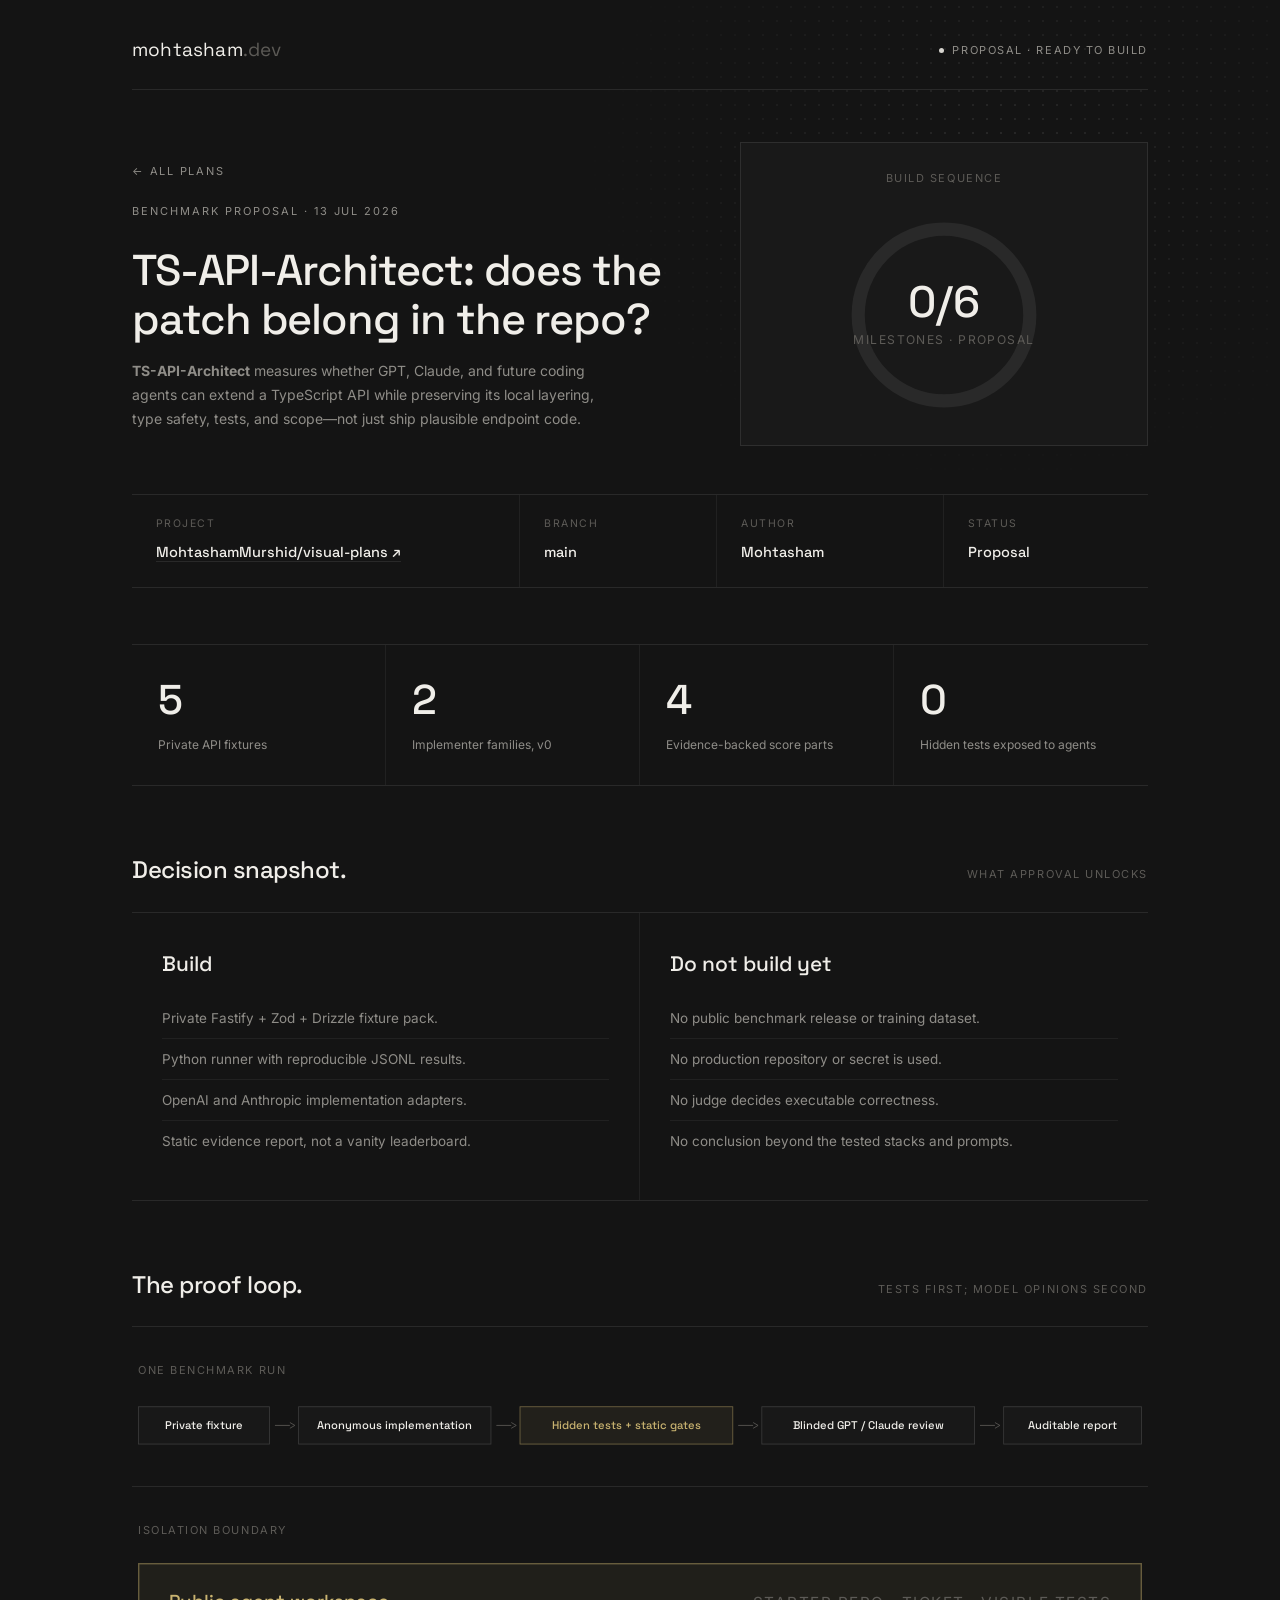
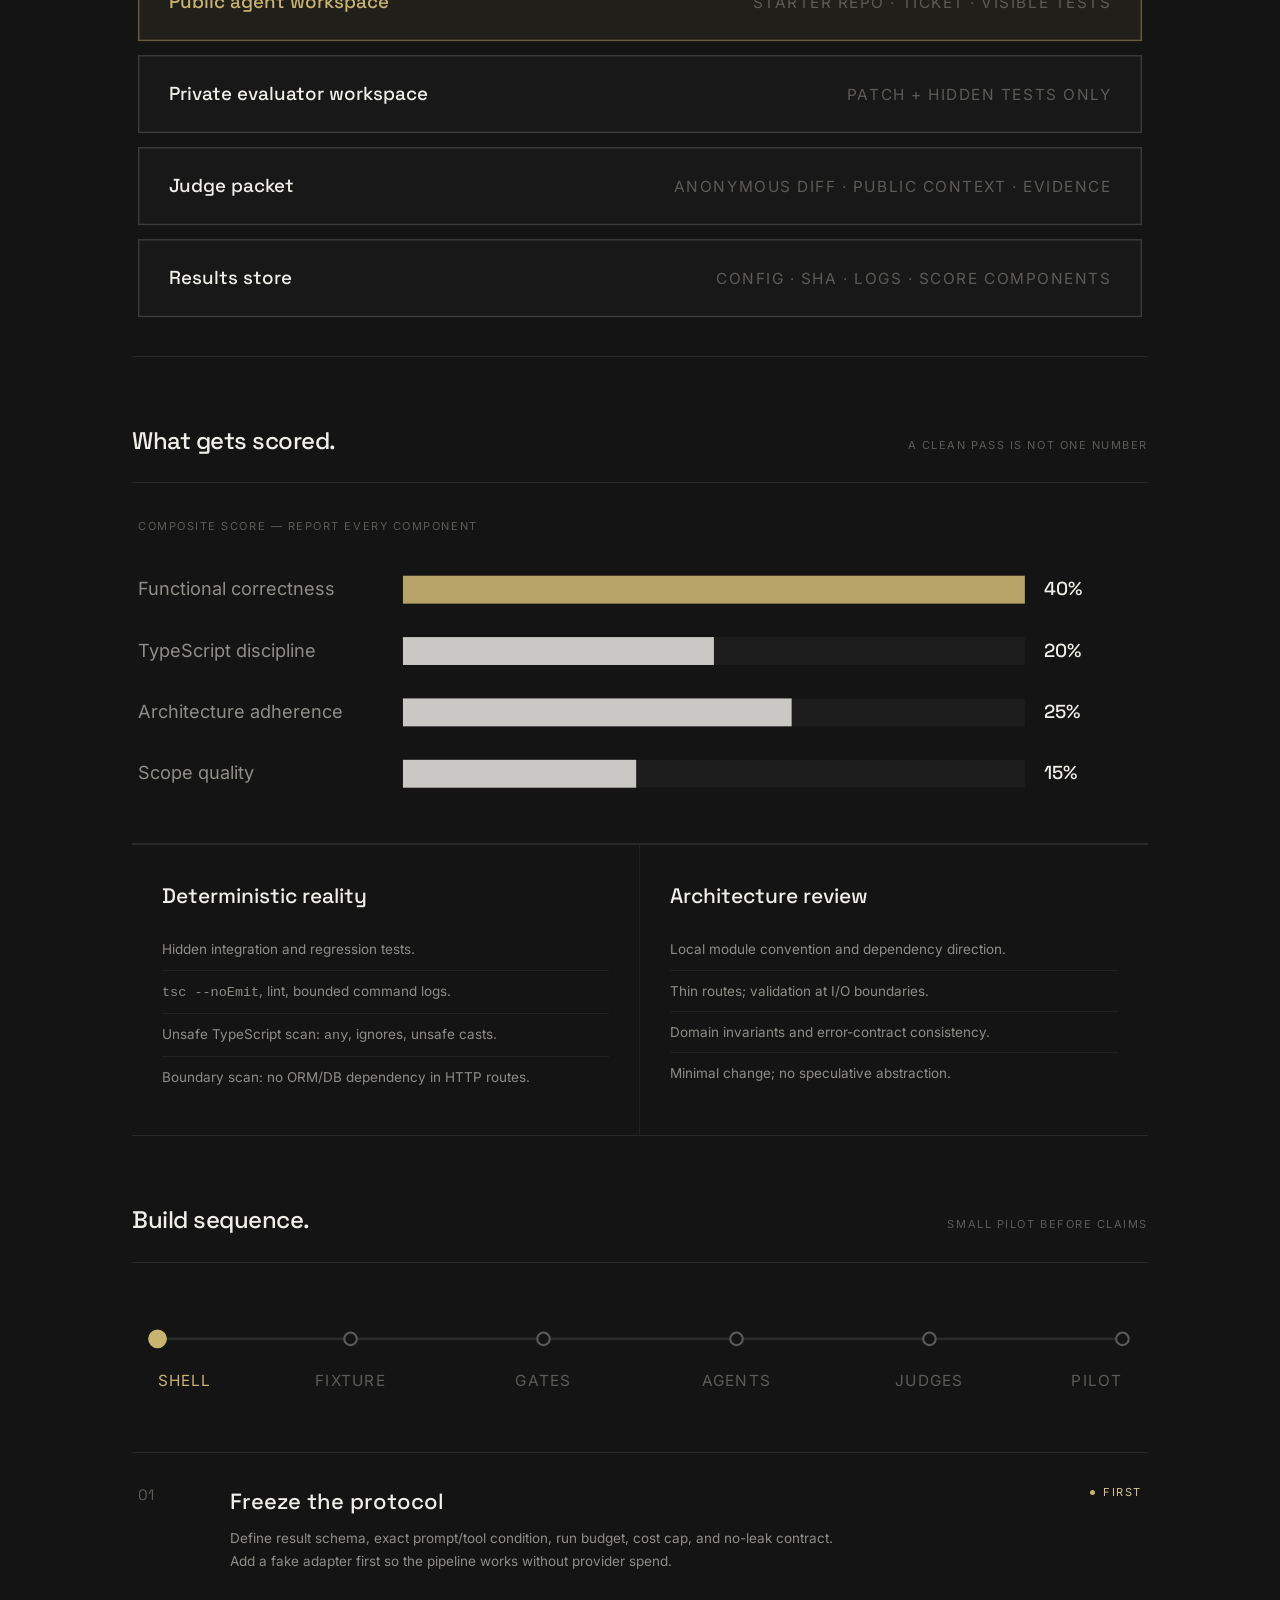
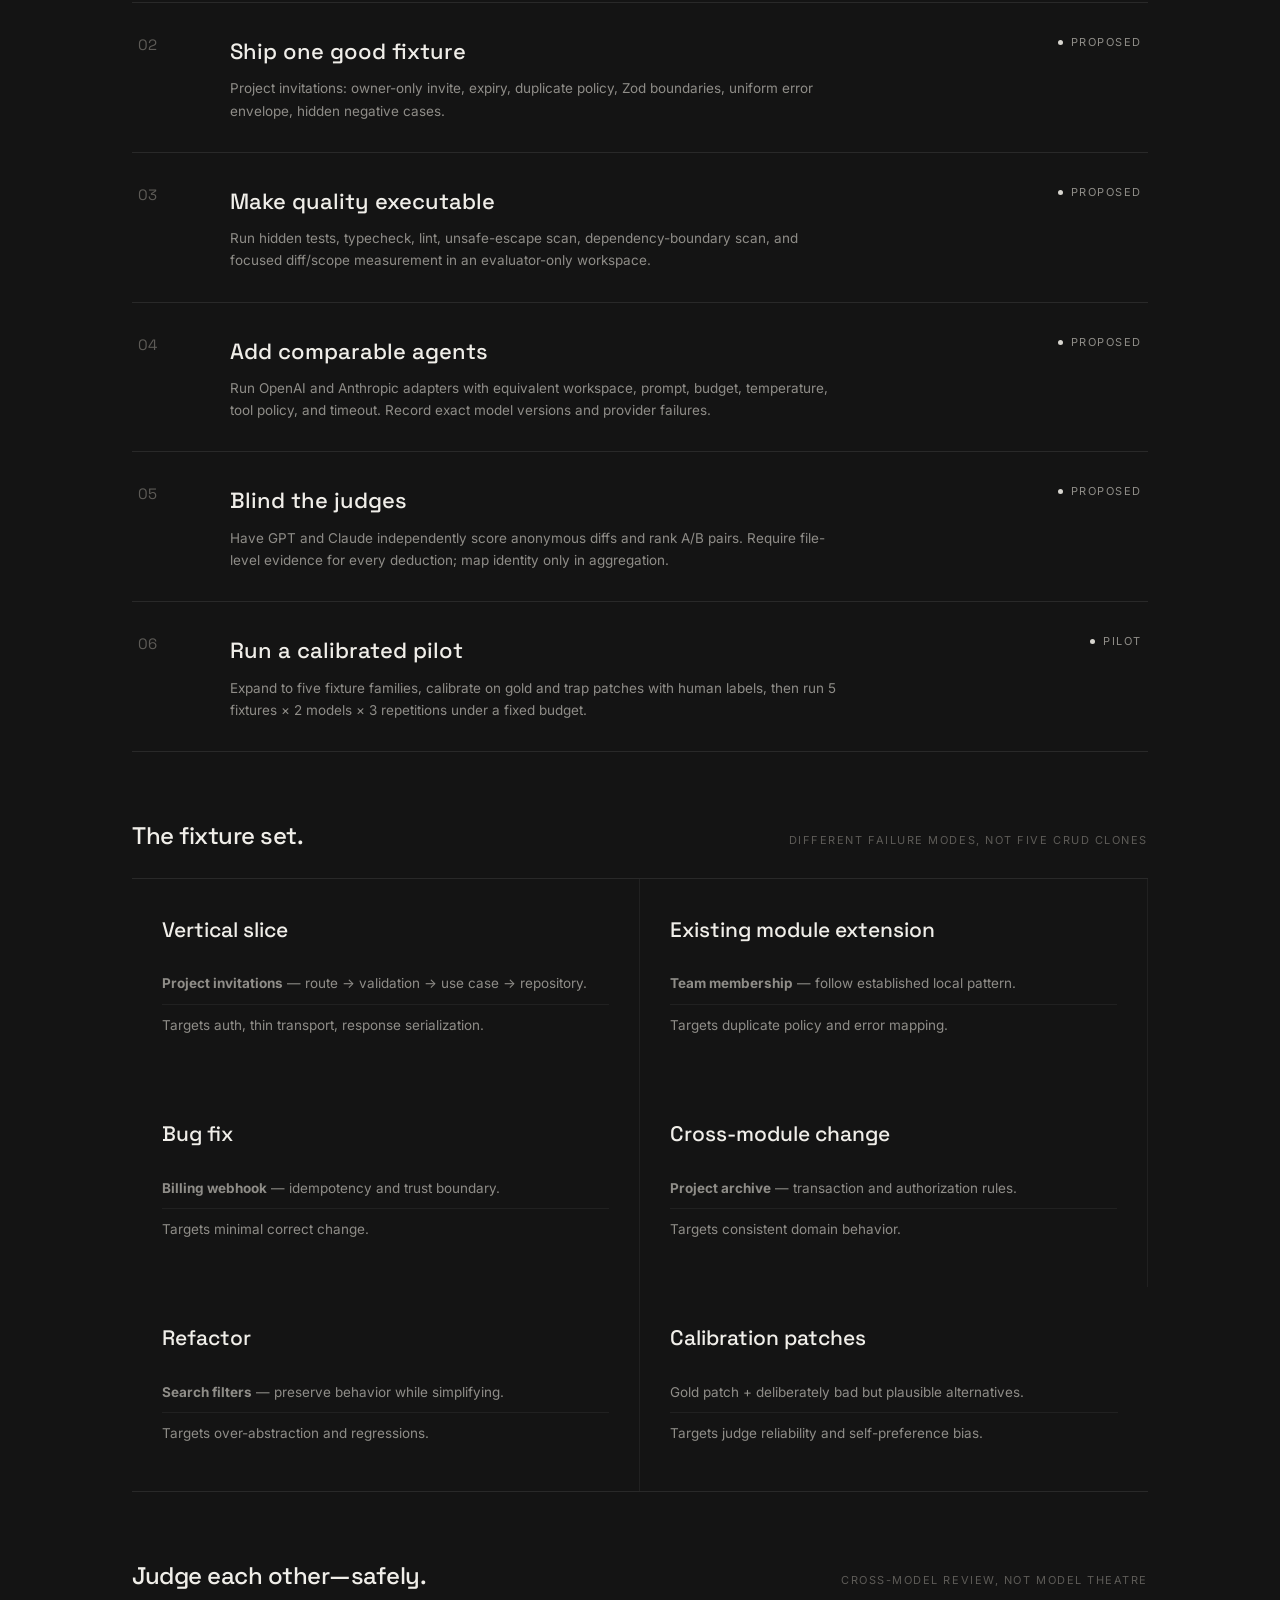
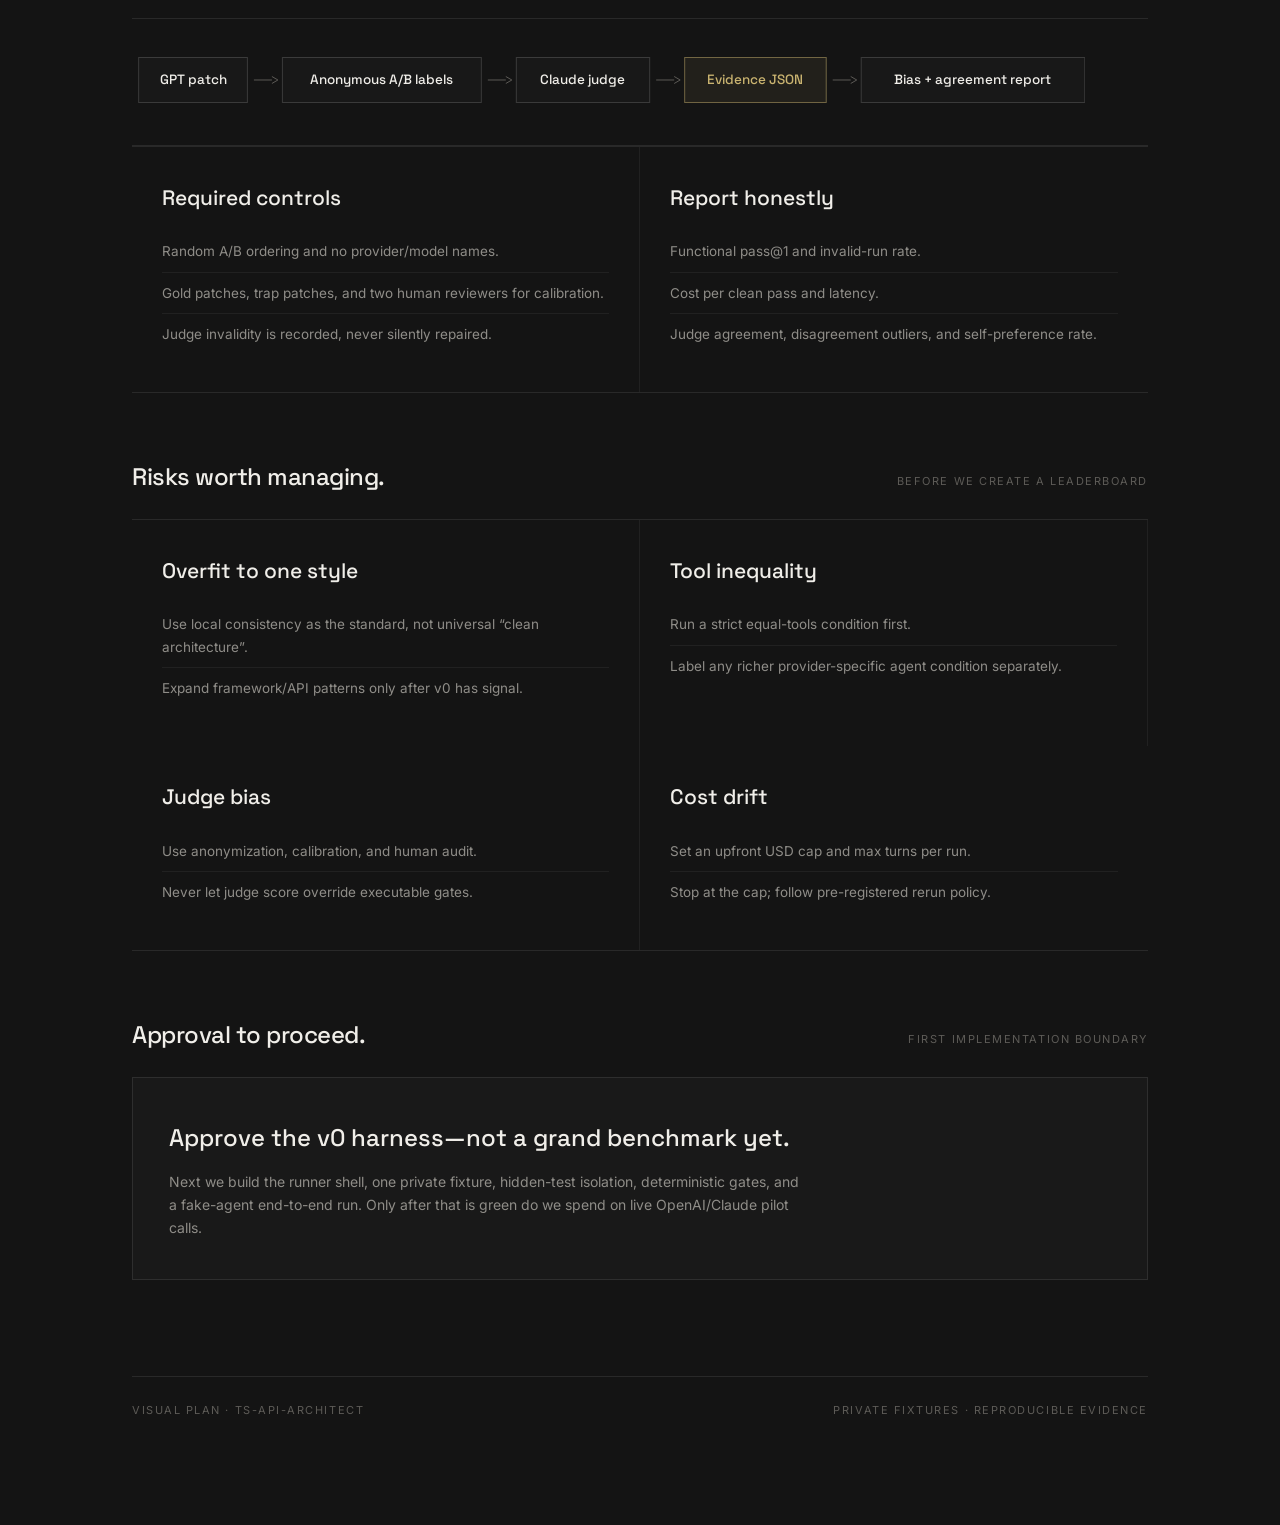
<file: ts-api-architect/index.html>
<!doctype html>
<html lang="en">
  <head>
    <meta charset="utf-8" />
    <meta name="viewport" content="width=device-width, initial-scale=1" />
    <meta name="theme-color" content="#141414" />
    <meta name="description" content="A private, reproducible benchmark for whether coding agents preserve TypeScript API architecture—not merely whether an endpoint passes tests." />
    <title>TS-API-Architect — Visual Plans</title>
    <link rel="preconnect" href="https://fonts.googleapis.com" />
    <link rel="preconnect" href="https://fonts.gstatic.com" crossorigin />
    <link href="https://fonts.googleapis.com/css2?family=Space+Grotesk:wght@400;500;600&family=Inter:wght@400;500&display=swap" rel="stylesheet" />
    <link rel="stylesheet" href="/styles.css" />
    <script src="/components.js?v=20260713" defer></script>
  </head>
  <body>
    <div class="dots"></div>
    <main class="shell">
      <header class="topbar">
        <a class="brand" href="/">mohtasham<span>.dev</span></a>
        <span class="tag"><span class="dot"></span>Proposal · ready to build</span>
      </header>

      <section class="report-head">
        <div>
          <a class="back" href="/">← All plans</a>
          <div class="eyebrow">Benchmark proposal · 13 Jul 2026</div>
          <h1>TS-API-Architect: does the patch belong in the repo?</h1>
          <p class="lede">
            <b>TS-API-Architect</b> measures whether GPT, Claude, and future coding agents can extend a TypeScript API while preserving its local layering, type safety, tests, and scope—not just ship plausible endpoint code.
          </p>
        </div>
        <aside class="report-aside">
          <vp-donut
            label="Build sequence"
            data='{"value":0,"max":6,"display":"0/6","caption":"milestones · proposal"}'
          ></vp-donut>
        </aside>
      </section>

      <section class="details">
        <div class="detail">
          <span>Project</span>
          <a href="https://github.com/MohtashamMurshid/visual-plans" target="_blank" rel="noopener">MohtashamMurshid/visual-plans ↗</a>
        </div>
        <div class="detail">
          <span>Branch</span>
          <b>main</b>
        </div>
        <div class="detail">
          <span>Author</span>
          <b>Mohtasham</b>
        </div>
        <div class="detail">
          <span>Status</span>
          <b>Proposal</b>
        </div>
      </section>

      <section class="stats">
        <div class="stat"><b>5</b><span>Private API fixtures</span></div>
        <div class="stat"><b>2</b><span>Implementer families, v0</span></div>
        <div class="stat"><b>4</b><span>Evidence-backed score parts</span></div>
        <div class="stat"><b>0</b><span>Hidden tests exposed to agents</span></div>
      </section>

      <section>
        <div class="section-head">
          <h2>Decision snapshot.</h2>
          <p>What approval unlocks</p>
        </div>
        <div class="grid">
          <article class="card">
            <h3>Build</h3>
            <ul>
              <li>Private Fastify + Zod + Drizzle fixture pack.</li>
              <li>Python runner with reproducible JSONL results.</li>
              <li>OpenAI and Anthropic implementation adapters.</li>
              <li>Static evidence report, not a vanity leaderboard.</li>
            </ul>
          </article>
          <article class="card">
            <h3>Do not build yet</h3>
            <ul>
              <li>No public benchmark release or training dataset.</li>
              <li>No production repository or secret is used.</li>
              <li>No judge decides executable correctness.</li>
              <li>No conclusion beyond the tested stacks and prompts.</li>
            </ul>
          </article>
        </div>
      </section>

      <section>
        <div class="section-head">
          <h2>The proof loop.</h2>
          <p>Tests first; model opinions second</p>
        </div>
        <vp-flow label="One benchmark run" data='{"nodes":["Private fixture","Anonymous implementation","Hidden tests + static gates","Blinded GPT / Claude review","Auditable report"],"highlight":2}'></vp-flow>
        <vp-stack label="Isolation boundary" data='[
          {"label":"Public agent workspace","note":"starter repo · ticket · visible tests","highlight":true},
          {"label":"Private evaluator workspace","note":"patch + hidden tests only"},
          {"label":"Judge packet","note":"anonymous diff · public context · evidence"},
          {"label":"Results store","note":"config · SHA · logs · score components"}
        ]'></vp-stack>
      </section>

      <section>
        <div class="section-head">
          <h2>What gets scored.</h2>
          <p>A clean pass is not one number</p>
        </div>
        <vp-bar-chart label="Composite score — report every component" data='[
          {"label":"Functional correctness","value":40,"display":"40%","highlight":true},
          {"label":"TypeScript discipline","value":20,"display":"20%"},
          {"label":"Architecture adherence","value":25,"display":"25%"},
          {"label":"Scope quality","value":15,"display":"15%"}
        ]'></vp-bar-chart>
        <div class="grid">
          <article class="card">
            <h3>Deterministic reality</h3>
            <ul>
              <li>Hidden integration and regression tests.</li>
              <li><code>tsc --noEmit</code>, lint, bounded command logs.</li>
              <li>Unsafe TypeScript scan: <code>any</code>, ignores, unsafe casts.</li>
              <li>Boundary scan: no ORM/DB dependency in HTTP routes.</li>
            </ul>
          </article>
          <article class="card">
            <h3>Architecture review</h3>
            <ul>
              <li>Local module convention and dependency direction.</li>
              <li>Thin routes; validation at I/O boundaries.</li>
              <li>Domain invariants and error-contract consistency.</li>
              <li>Minimal change; no speculative abstraction.</li>
            </ul>
          </article>
        </div>
      </section>

      <section>
        <div class="section-head">
          <h2>Build sequence.</h2>
          <p>Small pilot before claims</p>
        </div>
        <vp-progress data='{"done":0,"total":6,"milestones":["Shell","Fixture","Gates","Agents","Judges","Pilot"]}'></vp-progress>
        <div class="timeline" style="border-top: 0">
          <article class="tl-step now">
            <span class="tl-num">01</span>
            <div><h3>Freeze the protocol</h3><p>Define result schema, exact prompt/tool condition, run budget, cost cap, and no-leak contract. Add a fake adapter first so the pipeline works without provider spend.</p></div>
            <span class="tl-status">First</span>
          </article>
          <article class="tl-step">
            <span class="tl-num">02</span>
            <div><h3>Ship one good fixture</h3><p>Project invitations: owner-only invite, expiry, duplicate policy, Zod boundaries, uniform error envelope, hidden negative cases.</p></div>
            <span class="tl-status">Proposed</span>
          </article>
          <article class="tl-step">
            <span class="tl-num">03</span>
            <div><h3>Make quality executable</h3><p>Run hidden tests, typecheck, lint, unsafe-escape scan, dependency-boundary scan, and focused diff/scope measurement in an evaluator-only workspace.</p></div>
            <span class="tl-status">Proposed</span>
          </article>
          <article class="tl-step">
            <span class="tl-num">04</span>
            <div><h3>Add comparable agents</h3><p>Run OpenAI and Anthropic adapters with equivalent workspace, prompt, budget, temperature, tool policy, and timeout. Record exact model versions and provider failures.</p></div>
            <span class="tl-status">Proposed</span>
          </article>
          <article class="tl-step">
            <span class="tl-num">05</span>
            <div><h3>Blind the judges</h3><p>Have GPT and Claude independently score anonymous diffs and rank A/B pairs. Require file-level evidence for every deduction; map identity only in aggregation.</p></div>
            <span class="tl-status">Proposed</span>
          </article>
          <article class="tl-step">
            <span class="tl-num">06</span>
            <div><h3>Run a calibrated pilot</h3><p>Expand to five fixture families, calibrate on gold and trap patches with human labels, then run 5 fixtures × 2 models × 3 repetitions under a fixed budget.</p></div>
            <span class="tl-status">Pilot</span>
          </article>
        </div>
      </section>

      <section>
        <div class="section-head">
          <h2>The fixture set.</h2>
          <p>Different failure modes, not five CRUD clones</p>
        </div>
        <div class="grid">
          <article class="card"><h3>Vertical slice</h3><ul><li><b>Project invitations</b> — route → validation → use case → repository.</li><li>Targets auth, thin transport, response serialization.</li></ul></article>
          <article class="card"><h3>Existing module extension</h3><ul><li><b>Team membership</b> — follow established local pattern.</li><li>Targets duplicate policy and error mapping.</li></ul></article>
          <article class="card"><h3>Bug fix</h3><ul><li><b>Billing webhook</b> — idempotency and trust boundary.</li><li>Targets minimal correct change.</li></ul></article>
          <article class="card"><h3>Cross-module change</h3><ul><li><b>Project archive</b> — transaction and authorization rules.</li><li>Targets consistent domain behavior.</li></ul></article>
          <article class="card"><h3>Refactor</h3><ul><li><b>Search filters</b> — preserve behavior while simplifying.</li><li>Targets over-abstraction and regressions.</li></ul></article>
          <article class="card"><h3>Calibration patches</h3><ul><li>Gold patch + deliberately bad but plausible alternatives.</li><li>Targets judge reliability and self-preference bias.</li></ul></article>
        </div>
      </section>

      <section>
        <div class="section-head">
          <h2>Judge each other—safely.</h2>
          <p>Cross-model review, not model theatre</p>
        </div>
        <vp-flow data='{"nodes":["GPT patch","Anonymous A/B labels","Claude judge","Evidence JSON","Bias + agreement report"],"highlight":3}'></vp-flow>
        <div class="grid">
          <article class="card"><h3>Required controls</h3><ul><li>Random A/B ordering and no provider/model names.</li><li>Gold patches, trap patches, and two human reviewers for calibration.</li><li>Judge invalidity is recorded, never silently repaired.</li></ul></article>
          <article class="card"><h3>Report honestly</h3><ul><li>Functional pass@1 and invalid-run rate.</li><li>Cost per clean pass and latency.</li><li>Judge agreement, disagreement outliers, and self-preference rate.</li></ul></article>
        </div>
      </section>

      <section>
        <div class="section-head">
          <h2>Risks worth managing.</h2>
          <p>Before we create a leaderboard</p>
        </div>
        <div class="grid">
          <article class="card"><h3>Overfit to one style</h3><ul><li>Use local consistency as the standard, not universal “clean architecture”.</li><li>Expand framework/API patterns only after v0 has signal.</li></ul></article>
          <article class="card"><h3>Tool inequality</h3><ul><li>Run a strict equal-tools condition first.</li><li>Label any richer provider-specific agent condition separately.</li></ul></article>
          <article class="card"><h3>Judge bias</h3><ul><li>Use anonymization, calibration, and human audit.</li><li>Never let judge score override executable gates.</li></ul></article>
          <article class="card"><h3>Cost drift</h3><ul><li>Set an upfront USD cap and max turns per run.</li><li>Stop at the cap; follow pre-registered rerun policy.</li></ul></article>
        </div>
      </section>

      <section>
        <div class="section-head"><h2>Approval to proceed.</h2><p>First implementation boundary</p></div>
        <div class="callout">
          <h3>Approve the v0 harness—not a grand benchmark yet.</h3>
          <p>Next we build the runner shell, one private fixture, hidden-test isolation, deterministic gates, and a fake-agent end-to-end run. Only after that is green do we spend on live OpenAI/Claude pilot calls.</p>
        </div>
      </section>

      <footer class="footer"><span>Visual Plan · TS-API-Architect</span><span>Private fixtures · reproducible evidence</span></footer>
    </main>
  </body>
</html>
</file>
<file: styles.css>
/* Visual Plans — editorial dark design system */

:root {
  --bg: #141414;
  --bg-raised: #191919;
  --line: rgba(255, 255, 255, 0.09);
  --line-soft: rgba(255, 255, 255, 0.06);

  --text: #f0eee9;
  --muted: #8f8d88;
  --faint: #5d5b57;

  --display: "Space Grotesk", "Inter", ui-sans-serif, system-ui, sans-serif;
  --sans: "Inter", ui-sans-serif, system-ui, -apple-system, "Segoe UI",
    Roboto, sans-serif;

  --maxw: 1080px;
}

* {
  box-sizing: border-box;
}

html {
  -webkit-font-smoothing: antialiased;
  text-rendering: optimizeLegibility;
}

body {
  margin: 0;
  min-height: 100vh;
  background: var(--bg);
  color: var(--text);
  font-family: var(--sans);
  font-size: 14px;
  line-height: 1.65;
  position: relative;
}

/* Dotted texture backdrop */
.dots {
  position: fixed;
  inset: 0;
  pointer-events: none;
  background-image: radial-gradient(rgba(255, 255, 255, 0.16) 1px, transparent 1px);
  background-size: 14px 14px;
  -webkit-mask-image: radial-gradient(
    620px 480px at 78% 18%,
    rgba(0, 0, 0, 0.55),
    transparent 70%
  );
  mask-image: radial-gradient(
    620px 480px at 78% 18%,
    rgba(0, 0, 0, 0.55),
    transparent 70%
  );
}

a {
  color: inherit;
}

.shell {
  position: relative;
  max-width: var(--maxw);
  margin: 0 auto;
  padding: 34px 32px 110px;
}

/* ---------- Top bar ---------- */
.topbar {
  display: flex;
  align-items: center;
  justify-content: space-between;
  padding-bottom: 24px;
  border-bottom: 1px solid var(--line);
}

.brand {
  font-family: var(--display);
  font-size: 19px;
  letter-spacing: 0.01em;
  text-decoration: none;
}

.brand span {
  color: var(--faint);
}

.tag {
  font-size: 11px;
  letter-spacing: 0.14em;
  text-transform: uppercase;
  color: var(--muted);
}

.tag .dot {
  display: inline-block;
  width: 5px;
  height: 5px;
  border-radius: 50%;
  background: #d7d5cf;
  margin-right: 8px;
  vertical-align: 1px;
}

/* ---------- Hero ---------- */
.hero {
  padding: 110px 0 72px;
  max-width: 640px;
}

.eyebrow {
  font-size: 11px;
  letter-spacing: 0.18em;
  text-transform: uppercase;
  color: var(--muted);
  margin-bottom: 26px;
}

h1 {
  font-family: var(--display);
  font-weight: 500;
  font-size: clamp(2.7rem, 7vw, 4.9rem);
  line-height: 1.04;
  letter-spacing: -0.035em;
  margin: 0 0 26px;
}

.lede {
  font-size: 15px;
  line-height: 1.75;
  color: var(--muted);
  max-width: 460px;
  margin: 0;
}

.hero-rule {
  width: 260px;
  border: 0;
  border-top: 1px solid var(--line);
  margin: 44px 0 0;
}

/* ---------- Stats ---------- */
.stats {
  display: grid;
  grid-template-columns: repeat(4, 1fr);
  gap: 0;
  border-top: 1px solid var(--line);
  border-bottom: 1px solid var(--line);
}

.stat {
  padding: 34px 26px 30px;
  border-right: 1px solid var(--line-soft);
}

.stat:last-child {
  border-right: 0;
}

.stat b {
  display: block;
  font-family: var(--display);
  font-weight: 500;
  font-size: clamp(1.9rem, 3.6vw, 2.6rem);
  line-height: 1;
  letter-spacing: -0.02em;
  margin-bottom: 12px;
}

.stat span {
  font-size: 12px;
  color: var(--muted);
}

/* ---------- Report header (plan pages) ---------- */
.report-head {
  display: grid;
  grid-template-columns: 1.15fr 0.85fr;
  gap: 56px;
  align-items: center;
  padding: 52px 0 48px;
}

.report-head .back {
  margin-bottom: 22px;
}

.report-head h1 {
  font-size: clamp(1.8rem, 3.4vw, 2.7rem);
  line-height: 1.12;
  letter-spacing: -0.025em;
  margin: 12px 0 16px;
}

.report-head .lede {
  font-size: 14px;
  line-height: 1.7;
  max-width: 480px;
}

.report-aside {
  border: 1px solid var(--line);
  background: var(--bg-raised);
  padding: 26px 28px 20px;
}

.report-aside .vp-component {
  border: 0;
  padding: 0;
}

.report-aside .vp-label {
  margin-bottom: 18px;
}

/* ---------- Plan details strip ---------- */
.details {
  display: flex;
  flex-wrap: wrap;
  gap: 0;
  border-top: 1px solid var(--line);
  border-bottom: 1px solid var(--line);
  margin-bottom: 56px;
}

.detail {
  flex: 1 1 auto;
  padding: 20px 24px 22px;
  border-right: 1px solid var(--line-soft);
}

.detail:last-child {
  border-right: 0;
}

.detail span {
  display: block;
  font-size: 10.5px;
  letter-spacing: 0.14em;
  text-transform: uppercase;
  color: var(--faint);
  margin-bottom: 7px;
}

.detail b {
  font-family: var(--display);
  font-weight: 500;
  font-size: 14.5px;
}

.detail a {
  font-family: var(--display);
  font-weight: 500;
  font-size: 14.5px;
  text-decoration: none;
  border-bottom: 1px solid var(--line);
  transition: border-color 0.2s ease, color 0.2s ease;
}

.detail a:hover {
  border-color: var(--muted);
}

/* ---------- Section head ---------- */
.section-head {
  display: flex;
  align-items: baseline;
  justify-content: space-between;
  gap: 16px;
  margin: 64px 0 22px;
}

.section-head h2 {
  font-family: var(--display);
  font-weight: 500;
  font-size: 24px;
  letter-spacing: -0.02em;
  margin: 0;
}

.section-head p {
  margin: 0;
  font-size: 11px;
  letter-spacing: 0.14em;
  text-transform: uppercase;
  color: var(--faint);
}

/* ---------- Plan index ---------- */
.plans {
  border-top: 1px solid var(--line);
}

.plan {
  display: grid;
  grid-template-columns: 64px 1fr auto;
  gap: 28px;
  align-items: baseline;
  padding: 30px 6px;
  border-bottom: 1px solid var(--line);
  text-decoration: none;
  transition: background 0.2s ease;
}

.plan:hover {
  background: rgba(255, 255, 255, 0.025);
}

.plan-index {
  font-family: var(--display);
  font-size: 15px;
  color: var(--faint);
}

.plan h3 {
  font-family: var(--display);
  font-weight: 500;
  font-size: 25px;
  line-height: 1.15;
  margin: 0 0 8px;
  transition: color 0.2s ease;
}

.plan p {
  margin: 0;
  font-size: 13.5px;
  color: var(--muted);
  max-width: 560px;
}

.plan-meta {
  display: flex;
  flex-wrap: wrap;
  gap: 10px;
  margin-top: 14px;
  font-size: 10.5px;
  letter-spacing: 0.12em;
  text-transform: uppercase;
  color: var(--faint);
}

.plan-meta .sep {
  color: var(--line);
}

.plan-side {
  display: flex;
  flex-direction: column;
  align-items: flex-end;
  gap: 6px;
  font-size: 11px;
  letter-spacing: 0.14em;
  text-transform: uppercase;
}

.plan-date {
  color: var(--faint);
  font-variant-numeric: tabular-nums;
}

.status {
  color: var(--muted);
}

.status::before {
  content: "";
  display: inline-block;
  width: 5px;
  height: 5px;
  border-radius: 50%;
  margin-right: 8px;
  vertical-align: 1px;
  background: var(--faint);
}

.status.published::before {
  background: #d7d5cf;
}

.status.active::before {
  background: #c9b370;
}

.empty {
  padding: 48px 6px;
  color: var(--faint);
  font-family: var(--display);
  font-size: 18px;
  border-bottom: 1px solid var(--line);
}

/* ---------- Steps ---------- */
.steps {
  display: grid;
  grid-template-columns: repeat(3, 1fr);
  border-top: 1px solid var(--line);
  border-bottom: 1px solid var(--line);
}

.step-card {
  padding: 32px 26px 36px;
  border-right: 1px solid var(--line-soft);
}

.step-card:last-child {
  border-right: 0;
}

.step-card .n {
  font-family: var(--display);
  font-size: 15px;
  color: var(--faint);
}

.step-card b {
  display: block;
  font-family: var(--display);
  font-weight: 500;
  font-size: 21px;
  margin: 16px 0 10px;
}

.step-card span {
  font-size: 13px;
  color: var(--muted);
}

/* ---------- Footer ---------- */
.footer {
  margin-top: 96px;
  padding-top: 24px;
  border-top: 1px solid var(--line);
  display: flex;
  justify-content: space-between;
  gap: 16px;
  font-size: 11px;
  letter-spacing: 0.14em;
  text-transform: uppercase;
  color: var(--faint);
}

/* ---------- Plan page ---------- */
.back {
  display: inline-block;
  font-size: 11px;
  letter-spacing: 0.16em;
  text-transform: uppercase;
  color: var(--muted);
  text-decoration: none;
  margin-bottom: 30px;
  transition: color 0.2s ease;
}

.back:hover {
  color: var(--text);
}

/* Timeline */
.timeline {
  border-top: 1px solid var(--line);
}

.tl-step {
  display: grid;
  grid-template-columns: 64px 1fr auto;
  gap: 28px;
  padding: 30px 6px;
  border-bottom: 1px solid var(--line);
}

.tl-num {
  font-family: var(--display);
  font-size: 15px;
  color: var(--faint);
}

.tl-step h3 {
  font-family: var(--display);
  font-weight: 500;
  font-size: 22px;
  margin: 0 0 8px;
}

.tl-step p {
  margin: 0;
  font-size: 13.5px;
  color: var(--muted);
  max-width: 620px;
}

.tl-status {
  font-size: 11px;
  letter-spacing: 0.14em;
  text-transform: uppercase;
  color: var(--muted);
  white-space: nowrap;
}

.tl-status::before {
  content: "";
  display: inline-block;
  width: 5px;
  height: 5px;
  border-radius: 50%;
  margin-right: 8px;
  vertical-align: 1px;
  background: #d7d5cf;
}

.tl-step.now .tl-status {
  color: #d8c48a;
}

.tl-step.now .tl-status::before {
  background: #c9b370;
}

/* Flow */
.flow {
  display: flex;
  align-items: center;
  flex-wrap: wrap;
  gap: 14px;
  padding: 38px 6px;
  border-top: 1px solid var(--line);
  border-bottom: 1px solid var(--line);
}

.node {
  font-family: var(--display);
  font-size: 18px;
}

.flow .sep {
  color: var(--faint);
  font-size: 13px;
}

/* Two-column cards */
.grid {
  display: grid;
  grid-template-columns: 1fr 1fr;
  border-top: 1px solid var(--line);
  border-bottom: 1px solid var(--line);
}

.card {
  padding: 34px 30px 38px;
  border-right: 1px solid var(--line-soft);
}

.card:last-child {
  border-right: 0;
}

.card h3 {
  font-family: var(--display);
  font-weight: 500;
  font-size: 21px;
  margin: 0 0 16px;
}

.card ul {
  margin: 0;
  padding: 0;
  list-style: none;
}

.card li {
  font-size: 13.5px;
  color: var(--muted);
  padding: 9px 0;
  border-bottom: 1px solid var(--line-soft);
}

.card li:last-child {
  border-bottom: 0;
}

/* Callout */
.callout {
  border: 1px solid var(--line);
  background: var(--bg-raised);
  padding: 40px 36px;
}

.callout h3 {
  font-family: var(--display);
  font-weight: 500;
  font-size: 24px;
  margin: 0 0 12px;
}

.callout p {
  margin: 0;
  font-size: 14px;
  color: var(--muted);
  max-width: 640px;
}

/* ---------- Visual components (components.js) ---------- */
.vp-component {
  display: block;
  padding: 34px 6px 38px;
  border-top: 1px solid var(--line);
  border-bottom: 1px solid var(--line);
}

.vp-component + .vp-component {
  border-top: 0;
}

.vp-label {
  font-size: 11px;
  letter-spacing: 0.14em;
  text-transform: uppercase;
  color: var(--faint);
  margin-bottom: 24px;
}

.vp-scroll {
  overflow-x: auto;
  scrollbar-width: none;
}

.vp-scroll::-webkit-scrollbar {
  display: none;
}

vp-donut {
  text-align: center;
}

/* Side-by-side components */
.vp-row {
  display: grid;
  grid-template-columns: 1fr 1fr;
  border-top: 1px solid var(--line);
  border-bottom: 1px solid var(--line);
}

.vp-row .vp-component {
  border: 0;
  border-right: 1px solid var(--line-soft);
  padding-left: 26px;
  padding-right: 26px;
}

.vp-row .vp-component:last-child {
  border-right: 0;
}

/* Gallery usage snippets */
.vp-usage {
  margin: 0;
  padding: 20px 22px;
  background: var(--bg-raised);
  border: 1px solid var(--line-soft);
  border-top: 0;
  overflow-x: auto;
  font-family: ui-monospace, "SF Mono", Menlo, monospace;
  font-size: 12px;
  line-height: 1.7;
  color: var(--muted);
}

/* ---------- Responsive ---------- */
/* ---------- Visual paper explainer ---------- */
.paper-actions { display: flex; align-items: center; flex-wrap: wrap; gap: 14px 20px; margin-top: 24px; }
.paper-link { display: inline-block; padding: 10px 14px; border: 1px solid rgba(201,179,112,.45); color: #d8c48a; text-decoration: none; font-family: var(--display); font-weight: 500; }
.paper-byline { color: var(--faint); font-size: 11px; letter-spacing: .08em; text-transform: uppercase; }
.result-aside { text-align: left; }
.aside-kicker, .callout-kicker { color: var(--faint); font-size: 10.5px; letter-spacing: .15em; text-transform: uppercase; }
.result-aside strong { display: block; margin-top: 16px; font-family: var(--display); font-size: clamp(3rem, 6vw, 4.8rem); line-height: .95; color: #d8c48a; }
.result-aside p { color: var(--muted); margin: 14px 0 18px; line-height: 1.55; }
.aside-rule { border-top: 1px solid var(--line); margin-bottom: 16px; }
.result-aside > span { color: var(--text); font-family: var(--display); font-size: 13px; }
.thesis-band { display: grid; grid-template-columns: 140px 1fr; gap: 32px; padding: 34px 6px; border-top: 1px solid var(--line); border-bottom: 1px solid var(--line); }
.thesis-label { color: #d8c48a; font-size: 10.5px; letter-spacing: .15em; text-transform: uppercase; }
.thesis-band p { max-width: 750px; margin: 0; color: var(--muted); font-size: 16px; line-height: 1.75; }
.thesis-band b { color: var(--text); }
.cascade-map { display: grid; grid-template-columns: repeat(6, 1fr); border: 1px solid var(--line); }
.cascade-map article { min-width: 0; padding: 24px 18px 26px; border-right: 1px solid var(--line-soft); position: relative; }
.cascade-map article:last-child { border-right: 0; background: rgba(201,179,112,.045); }
.cascade-map article > span { color: var(--faint); font-family: var(--display); font-size: 12px; }
.cascade-map article:not(:last-child)::after { content: "→"; position: absolute; right: -8px; top: 57px; z-index: 2; color: var(--faint); background: var(--bg); padding: 1px 3px; }
.cascade-icon { margin: 18px 0 16px; width: 42px; height: 42px; display: grid; place-items: center; border: 1px solid rgba(255,255,255,.16); background: rgba(255,255,255,.02); color: #d8c48a; font-family: var(--display); font-size: 17px; }
.cascade-map h3 { margin: 0 0 8px; font-family: var(--display); font-weight: 500; font-size: 15px; }
.cascade-map p { margin: 0; color: var(--muted); font-size: 11.5px; line-height: 1.55; }
.equation-strip { display: grid; grid-template-columns: repeat(3,1fr); border: 1px solid var(--line); border-top: 0; }
.equation-strip div { padding: 18px; border-right: 1px solid var(--line-soft); }
.equation-strip div:last-child { border-right: 0; }
.equation-strip span { display: block; color: var(--faint); font-size: 10px; letter-spacing: .12em; text-transform: uppercase; margin-bottom: 6px; }
.equation-strip code { color: var(--text); font-size: 13px; }
.evidence-grid { display: grid; grid-template-columns: repeat(5,1fr); border-top: 1px solid var(--line); border-bottom: 1px solid var(--line); }
.evidence-card { padding: 26px 20px 28px; border-right: 1px solid var(--line-soft); }
.evidence-card:last-child { border-right: 0; }
.evidence-num { display:block; color: var(--faint); font-family: var(--display); font-size: 11px; }
.evidence-card strong { display: block; margin: 24px 0 16px; font-family: var(--display); font-size: clamp(2rem,3.5vw,3rem); font-weight: 500; line-height: 1; }
.lead-evidence strong { color: #d8c48a; }
.evidence-card h3 { margin: 0 0 8px; font-family: var(--display); font-size: 14px; font-weight: 500; }
.evidence-card p { margin: 0; color: var(--muted); font-size: 11.5px; line-height: 1.55; }
.signal-layout { display: grid; grid-template-columns: 1.3fr .7fr; border: 1px solid var(--line); }
.signal-story, .compare-card { padding: 34px; }
.signal-story { border-right: 1px solid var(--line-soft); }
.round-rise { display: grid; grid-template-columns: auto auto 1fr auto auto 1.8fr auto auto; gap: 10px; align-items: center; margin-bottom: 28px; }
.round-rise span, .compare-label { color: var(--faint); font-size: 10px; letter-spacing: .1em; text-transform: uppercase; }
.round-rise b { font-family: var(--display); font-weight: 500; }
.round-rise i { display: block; border-top: 1px solid var(--faint); }
.round-rise i.wide { border-color: #c9b370; }
.signal-story h3 { font-family: var(--display); font-weight: 500; margin: 0 0 10px; font-size: 20px; }
.signal-story p, .compare-card p { color: var(--muted); margin: 0; }
.compare-card > div { display: flex; align-items: baseline; justify-content: space-between; gap: 16px; padding: 18px 0; border-bottom: 1px solid var(--line-soft); }
.compare-card > div b { font-family: var(--display); font-size: 28px; font-weight: 500; }
.compare-card > div:first-of-type b { color: #d8c48a; }
.compare-card > div span { color: var(--muted); font-size: 11px; }
.compare-card p { margin-top: 20px; font-size: 12px; }
.cert-grid { display: grid; grid-template-columns: repeat(3,1fr); border: 1px solid var(--line); }
.cert-grid article { padding: 30px; border-right: 1px solid var(--line-soft); }
.cert-grid article:last-child { border-right: 0; }
.cert-target { color: #d8c48a; font-size: 10.5px; letter-spacing: .12em; text-transform: uppercase; }
.cert-grid b { display: block; font-family: var(--display); font-size: 44px; font-weight: 500; margin: 14px 0 8px; }
.cert-grid p { color: var(--muted); margin: 0; font-size: 12px; }
.formula-callout { display: grid; grid-template-columns: .7fr 1.3fr; gap: 36px; align-items: center; padding: 28px 30px; border: 1px solid var(--line); border-top: 0; background: var(--bg-raised); }
.formula-callout code { color: #d8c48a; font-size: clamp(1rem,2vw,1.35rem); }
.formula-callout p { color: var(--muted); margin: 0; }
.implementation-timeline small { display: block; color: var(--faint); margin-top: 12px; font-size: 10.5px; letter-spacing: .04em; }
.risk-grid { display: grid; grid-template-columns: 1fr 1fr; border: 1px solid var(--line); }
.risk-grid article { padding: 30px; border-right: 1px solid var(--line-soft); border-bottom: 1px solid var(--line-soft); }
.risk-grid article:nth-child(2n) { border-right: 0; }
.risk-grid article:nth-last-child(-n+2) { border-bottom: 0; }
.risk-grid span { color: #d8c48a; font-size: 10px; letter-spacing: .12em; text-transform: uppercase; }
.risk-grid h3 { font-family: var(--display); font-weight: 500; margin: 14px 0 8px; font-size: 20px; }
.risk-grid p { color: var(--muted); margin: 0; }
.takeaway-list { border-top: 1px solid var(--line); }
.takeaway-list article { display: grid; grid-template-columns: 64px 1fr; gap: 24px; padding: 24px 6px; border-bottom: 1px solid var(--line); }
.takeaway-list span { color: var(--faint); font-family: var(--display); }
.takeaway-list p { margin: 0; color: var(--muted); font-size: 15px; }
.takeaway-list b { color: var(--text); }
.next-experiment { display: grid; grid-template-columns: 1fr 1fr; gap: 48px; align-items: end; }
.next-experiment h3 { margin-top: 12px; }

@media (max-width: 900px) {
  .cascade-map { grid-template-columns: repeat(3, 1fr); }
  .cascade-map article:nth-child(3) { border-right: 0; }
  .cascade-map article:nth-child(-n+3) { border-bottom: 1px solid var(--line-soft); }
  .cascade-map article:nth-child(3)::after { display:none; }
  .evidence-grid { grid-template-columns: repeat(2, 1fr); }
  .evidence-card { border-bottom: 1px solid var(--line-soft); }
  .evidence-card:nth-child(2n) { border-right: 0; }
  .evidence-card:last-child { grid-column: 1 / -1; border-bottom: 0; }
}

@media (max-width: 720px) {
  .shell {
    padding: 24px 20px 72px;
  }
  .hero {
    padding: 64px 0 48px;
  }
  .stats {
    grid-template-columns: 1fr 1fr;
  }
  .stat:nth-child(2n) {
    border-right: 0;
  }
  .stat:nth-child(-n + 2) {
    border-bottom: 1px solid var(--line-soft);
  }
  .steps {
    grid-template-columns: 1fr;
  }
  .step-card {
    border-right: 0;
    border-bottom: 1px solid var(--line-soft);
  }
  .step-card:last-child {
    border-bottom: 0;
  }
  .plan,
  .tl-step {
    grid-template-columns: 1fr;
    gap: 10px;
  }
  .plan-index,
  .tl-num {
    display: none;
  }
  .plan-side {
    flex-direction: row;
    align-items: center;
    gap: 18px;
    margin-top: 4px;
  }
  .grid {
    grid-template-columns: 1fr;
  }
  .card {
    border-right: 0;
    border-bottom: 1px solid var(--line-soft);
  }
  .card:last-child {
    border-bottom: 0;
  }
  .section-head {
    flex-direction: column;
    gap: 6px;
  }
  .footer {
    flex-direction: column;
    gap: 8px;
  }
  .report-head {
    grid-template-columns: 1fr;
    gap: 28px;
    padding: 36px 0 32px;
  }
  .details {
    flex-direction: column;
  }
  .detail {
    border-right: 0;
    border-bottom: 1px solid var(--line-soft);
  }
  .detail:last-child {
    border-bottom: 0;
  }
  .vp-row {
    grid-template-columns: 1fr;
  }
  .vp-row .vp-component {
    border-right: 0;
    border-bottom: 1px solid var(--line-soft);
  }
  .vp-row .vp-component:last-child {
    border-bottom: 0;
  }
  .paper-hero { gap: 28px; }
  .thesis-band { grid-template-columns: 1fr; gap: 12px; }
  .cascade-map { grid-template-columns: 1fr; }
  .cascade-map article { border-right: 0; border-bottom: 1px solid var(--line-soft); display: grid; grid-template-columns: 34px 44px 1fr; column-gap: 12px; align-items: center; }
  .cascade-map article:last-child { border-bottom: 0; }
  .cascade-map article:not(:last-child)::after { content: "↓"; right: auto; left: 51px; top: auto; bottom: -10px; }
  .cascade-map article:nth-child(3)::after { display:block; }
  .cascade-icon { margin: 0; }
  .cascade-map h3 { margin: 0; }
  .cascade-map p { grid-column: 3; margin-top: 6px; }
  .equation-strip, .cert-grid, .formula-callout, .signal-layout, .risk-grid, .next-experiment { grid-template-columns: 1fr; }
  .equation-strip div, .cert-grid article { border-right: 0; border-bottom: 1px solid var(--line-soft); }
  .equation-strip div:last-child, .cert-grid article:last-child { border-bottom: 0; }
  .evidence-grid { grid-template-columns: 1fr; }
  .evidence-card, .evidence-card:nth-child(2n), .evidence-card:last-child { grid-column: auto; border-right: 0; border-bottom: 1px solid var(--line-soft); }
  .evidence-card:last-child { border-bottom: 0; }
  .signal-story { border-right: 0; border-bottom: 1px solid var(--line-soft); }
  .round-rise { grid-template-columns: auto auto 1fr; }
  .round-rise i.wide { grid-column: auto; }
  .risk-grid article, .risk-grid article:nth-child(2n), .risk-grid article:nth-last-child(-n+2) { border-right: 0; border-bottom: 1px solid var(--line-soft); }
  .risk-grid article:last-child { border-bottom: 0; }
  .next-experiment { gap: 20px; }
  .paper-plan vp-bar-chart { max-width: 100%; overflow-x: auto; scrollbar-width: thin; }
  .paper-plan vp-bar-chart svg { min-width: 620px; }
}
</file>
